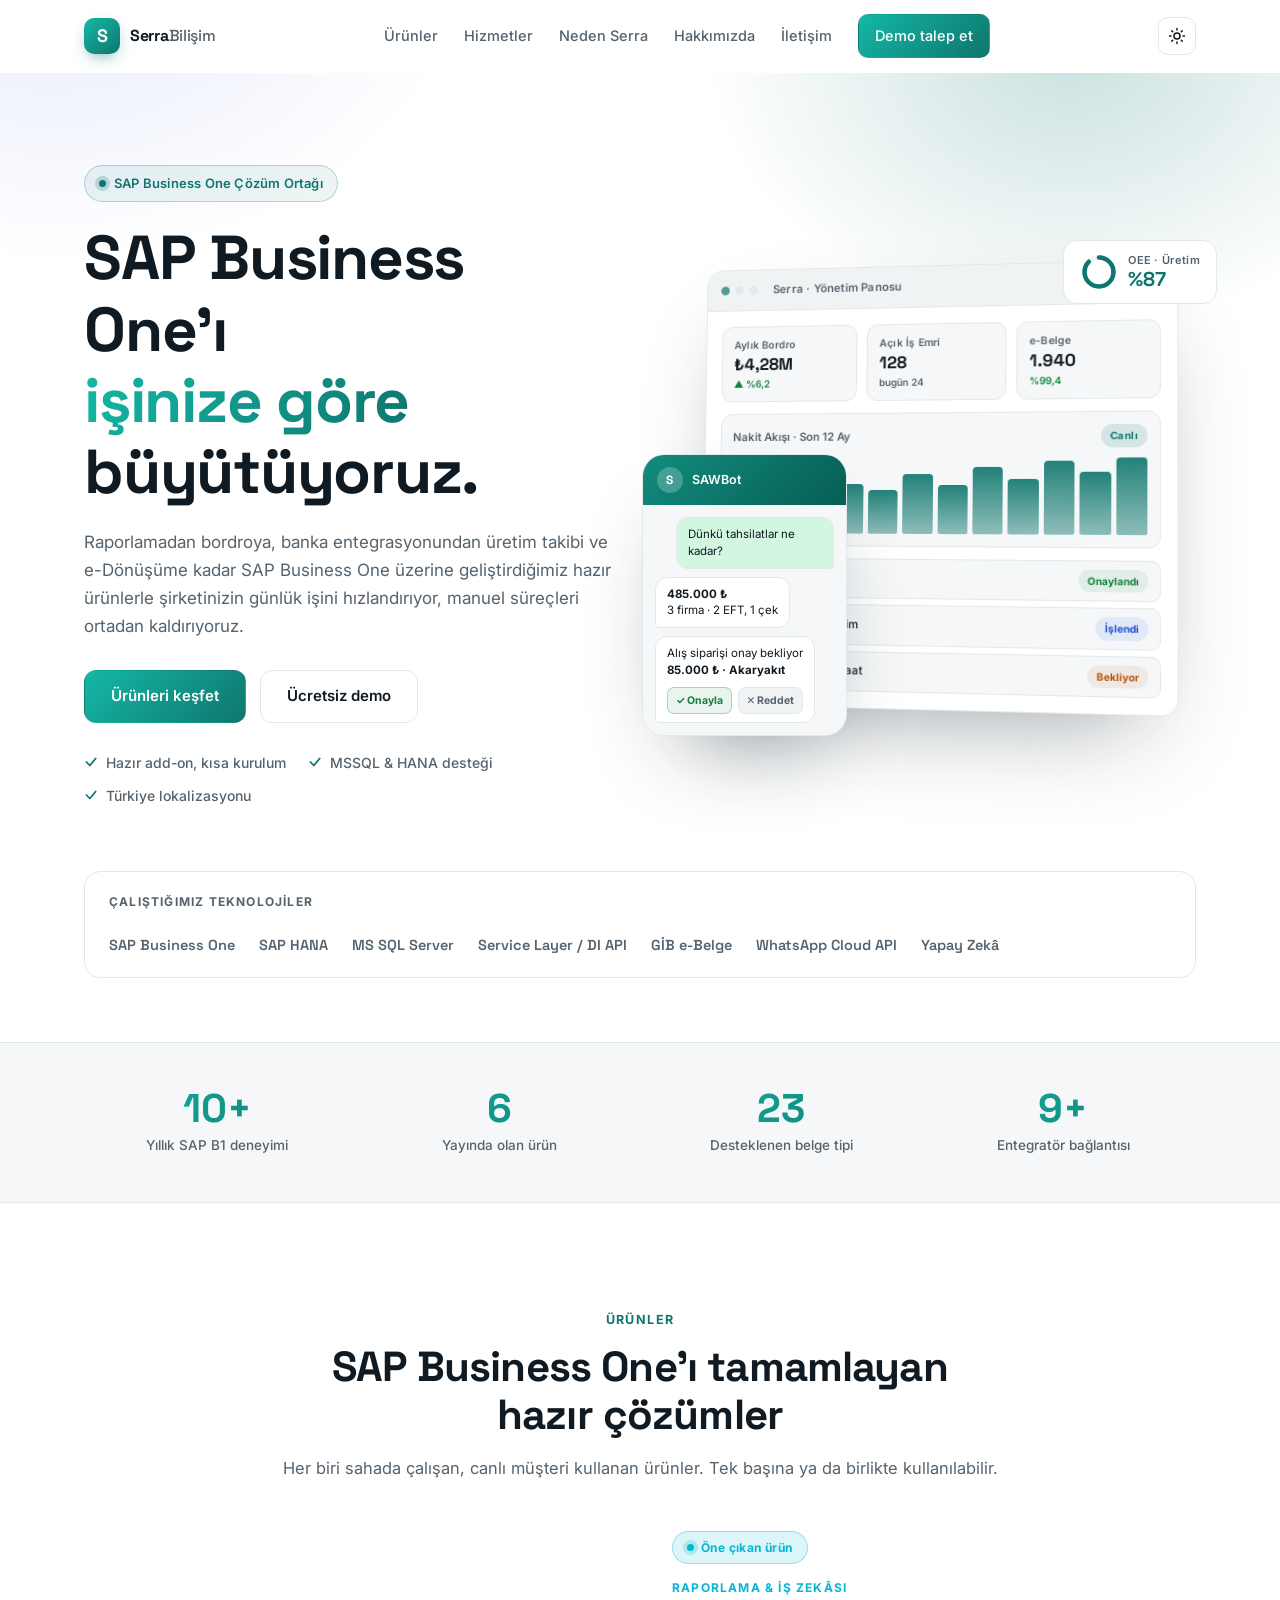
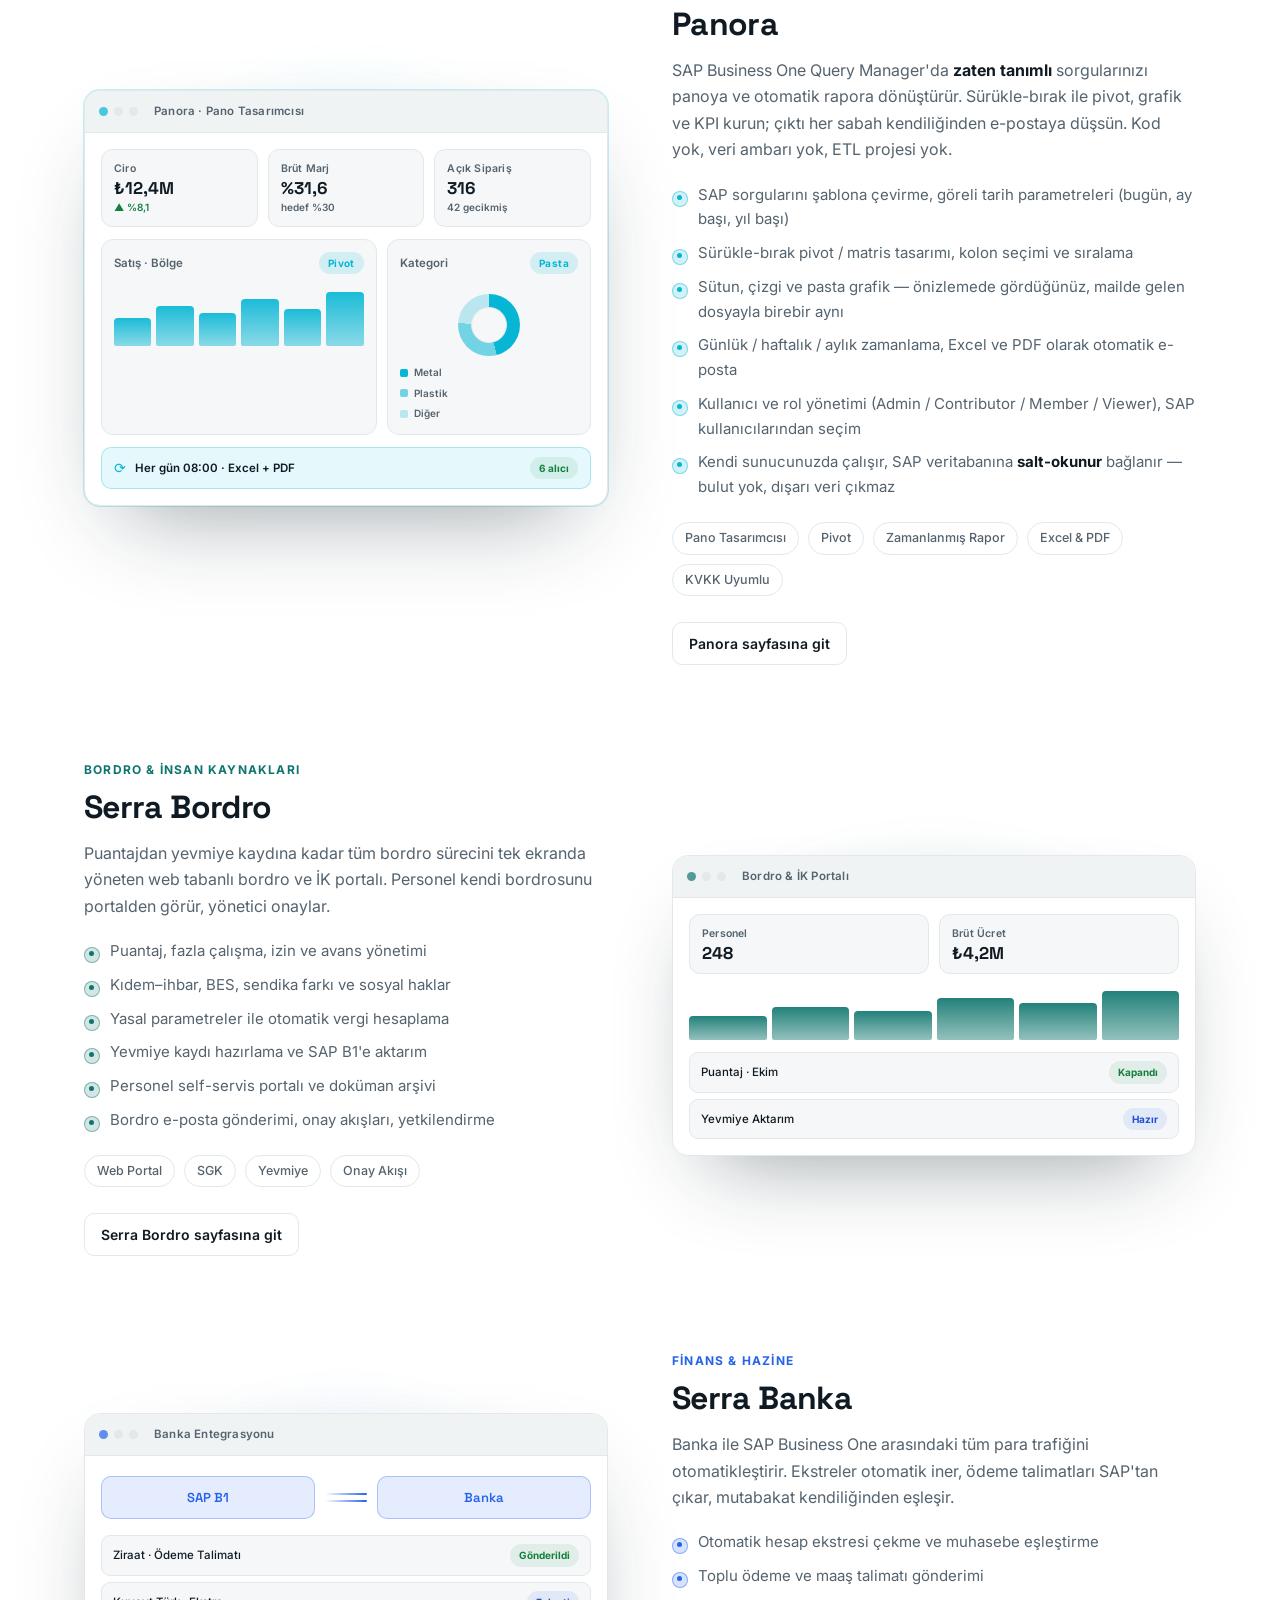
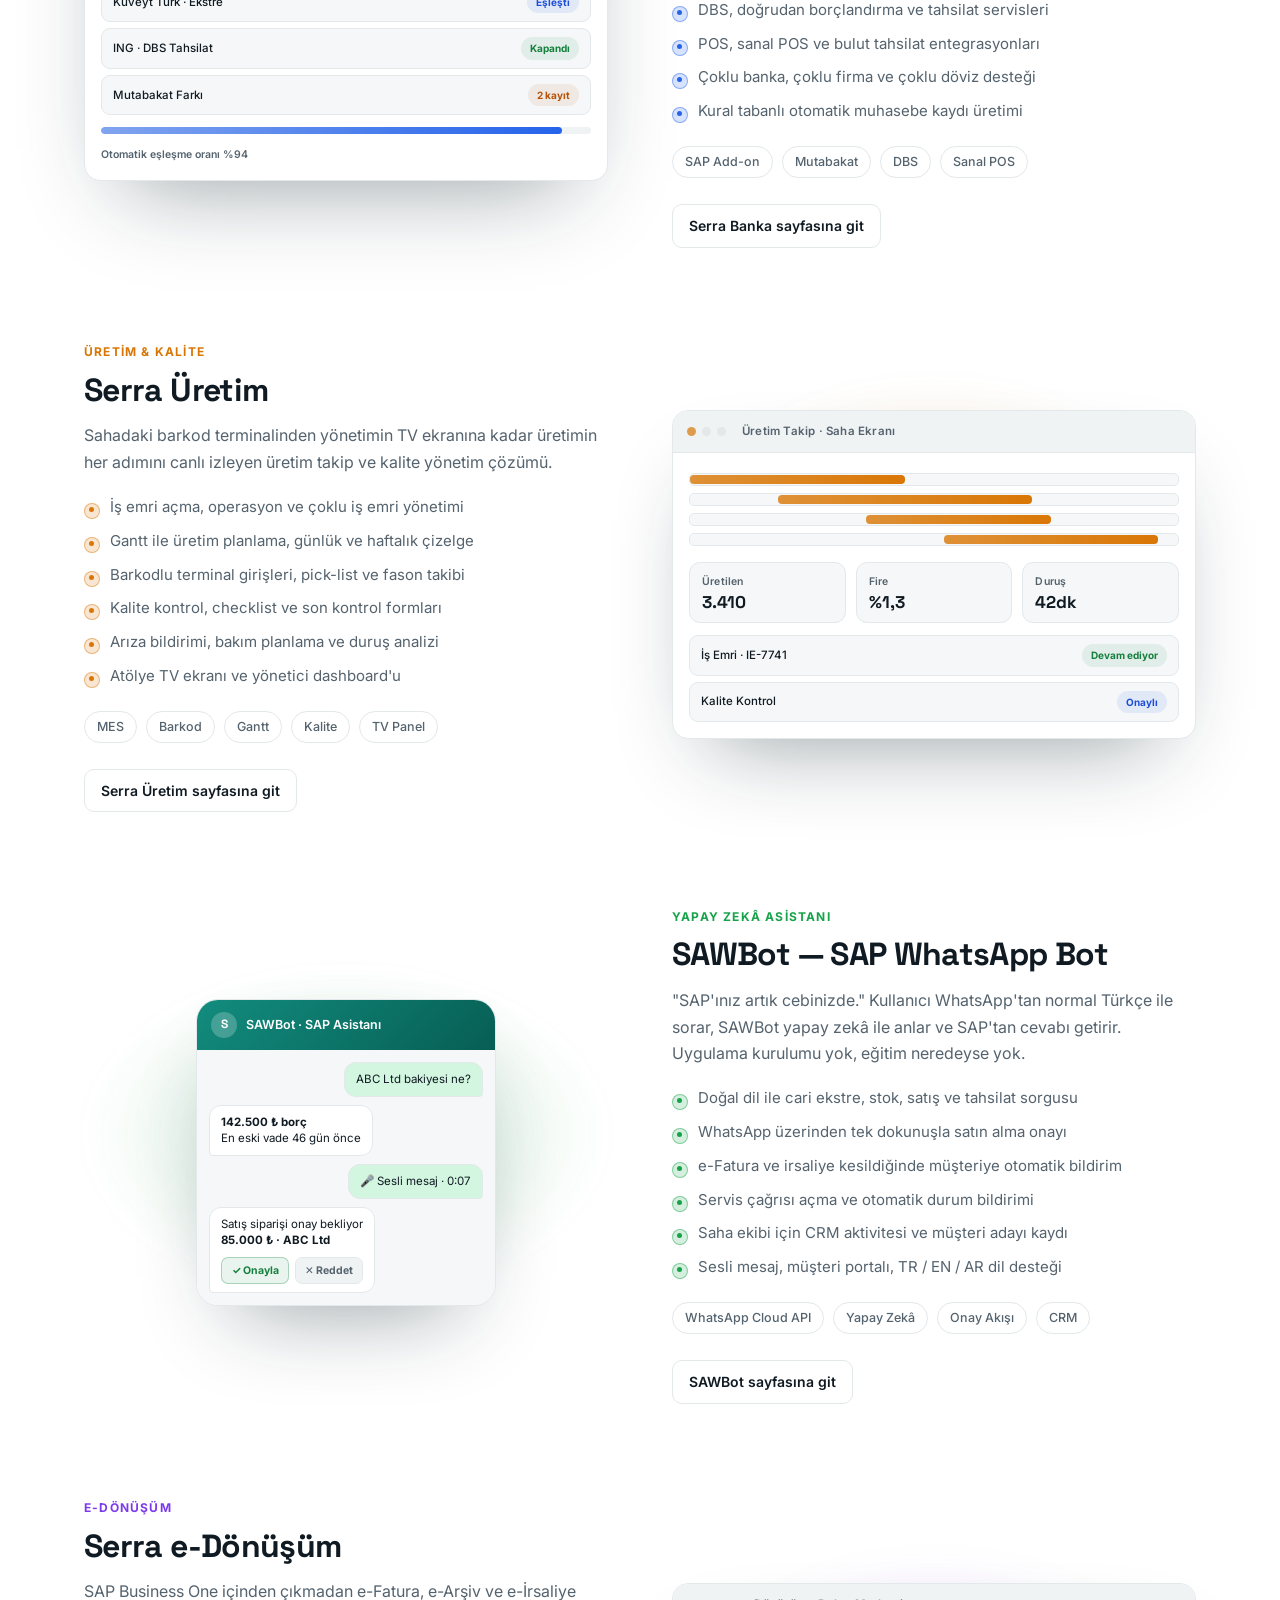
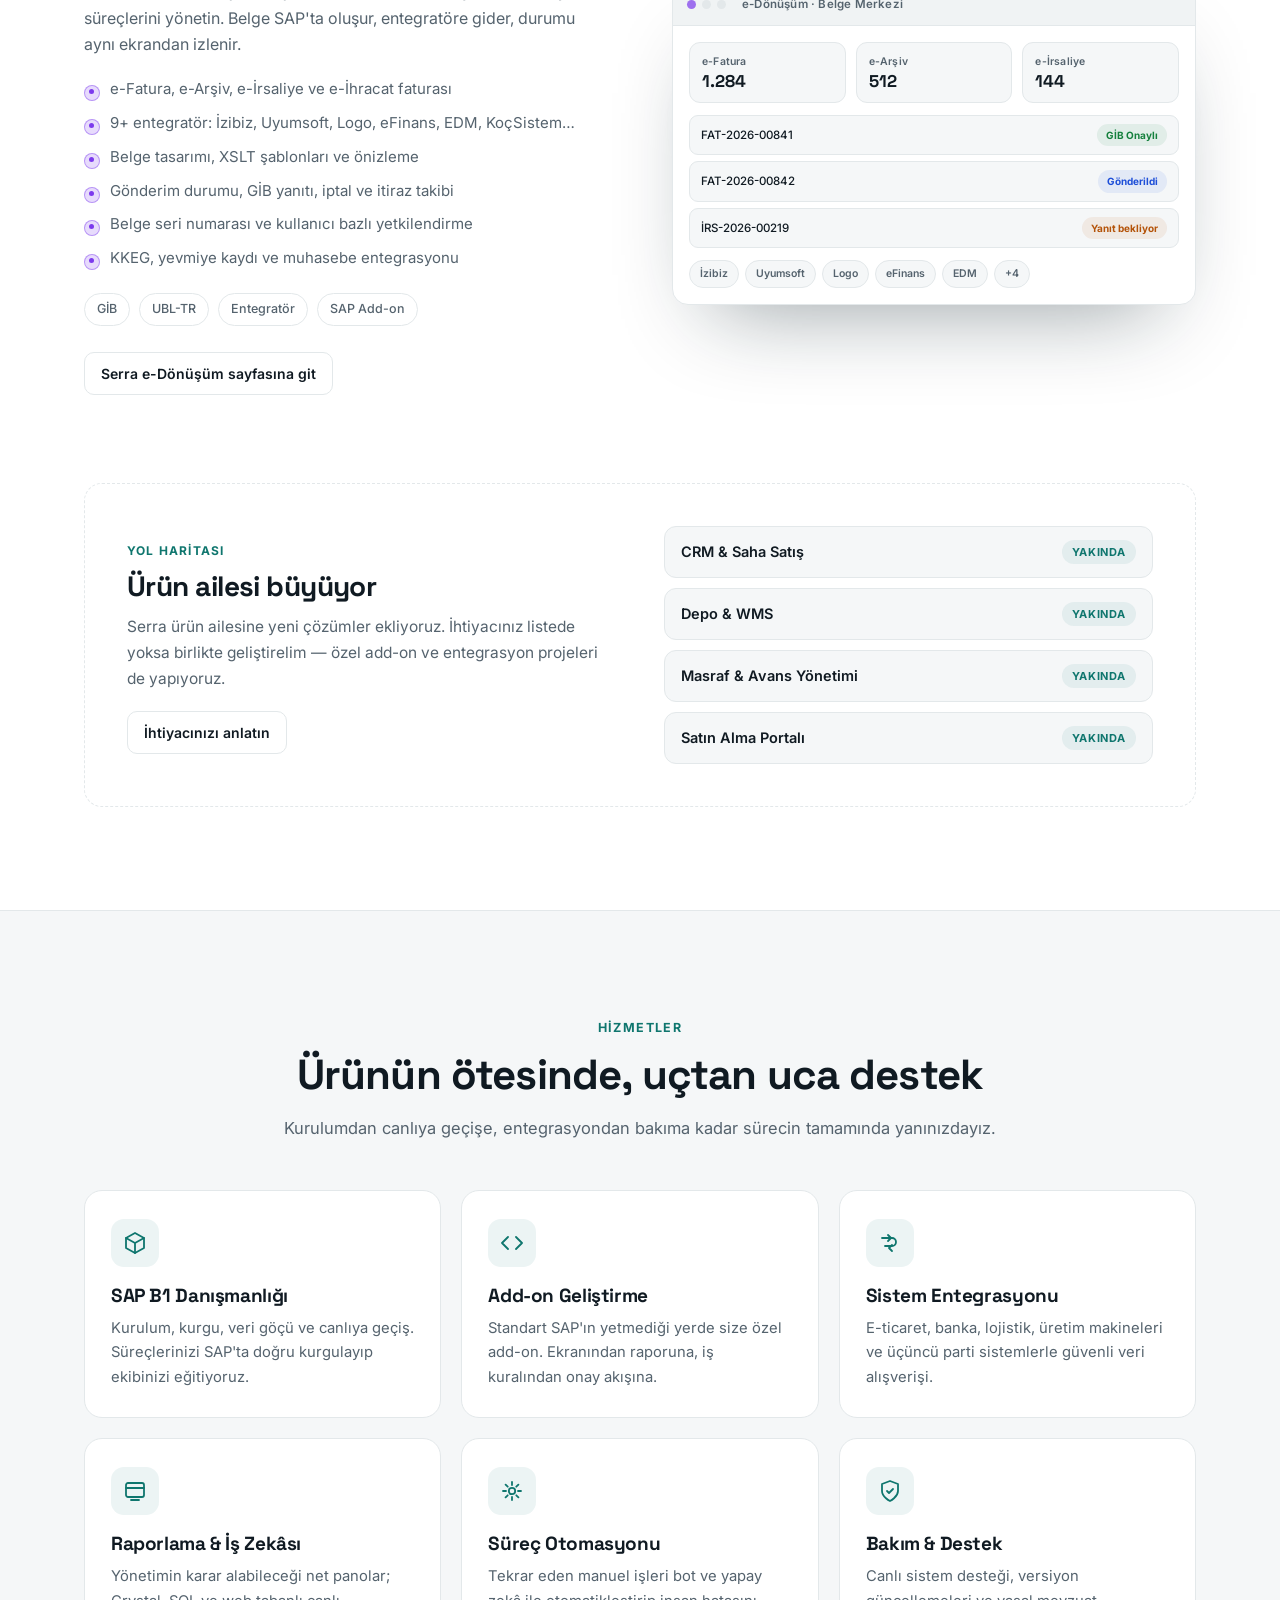
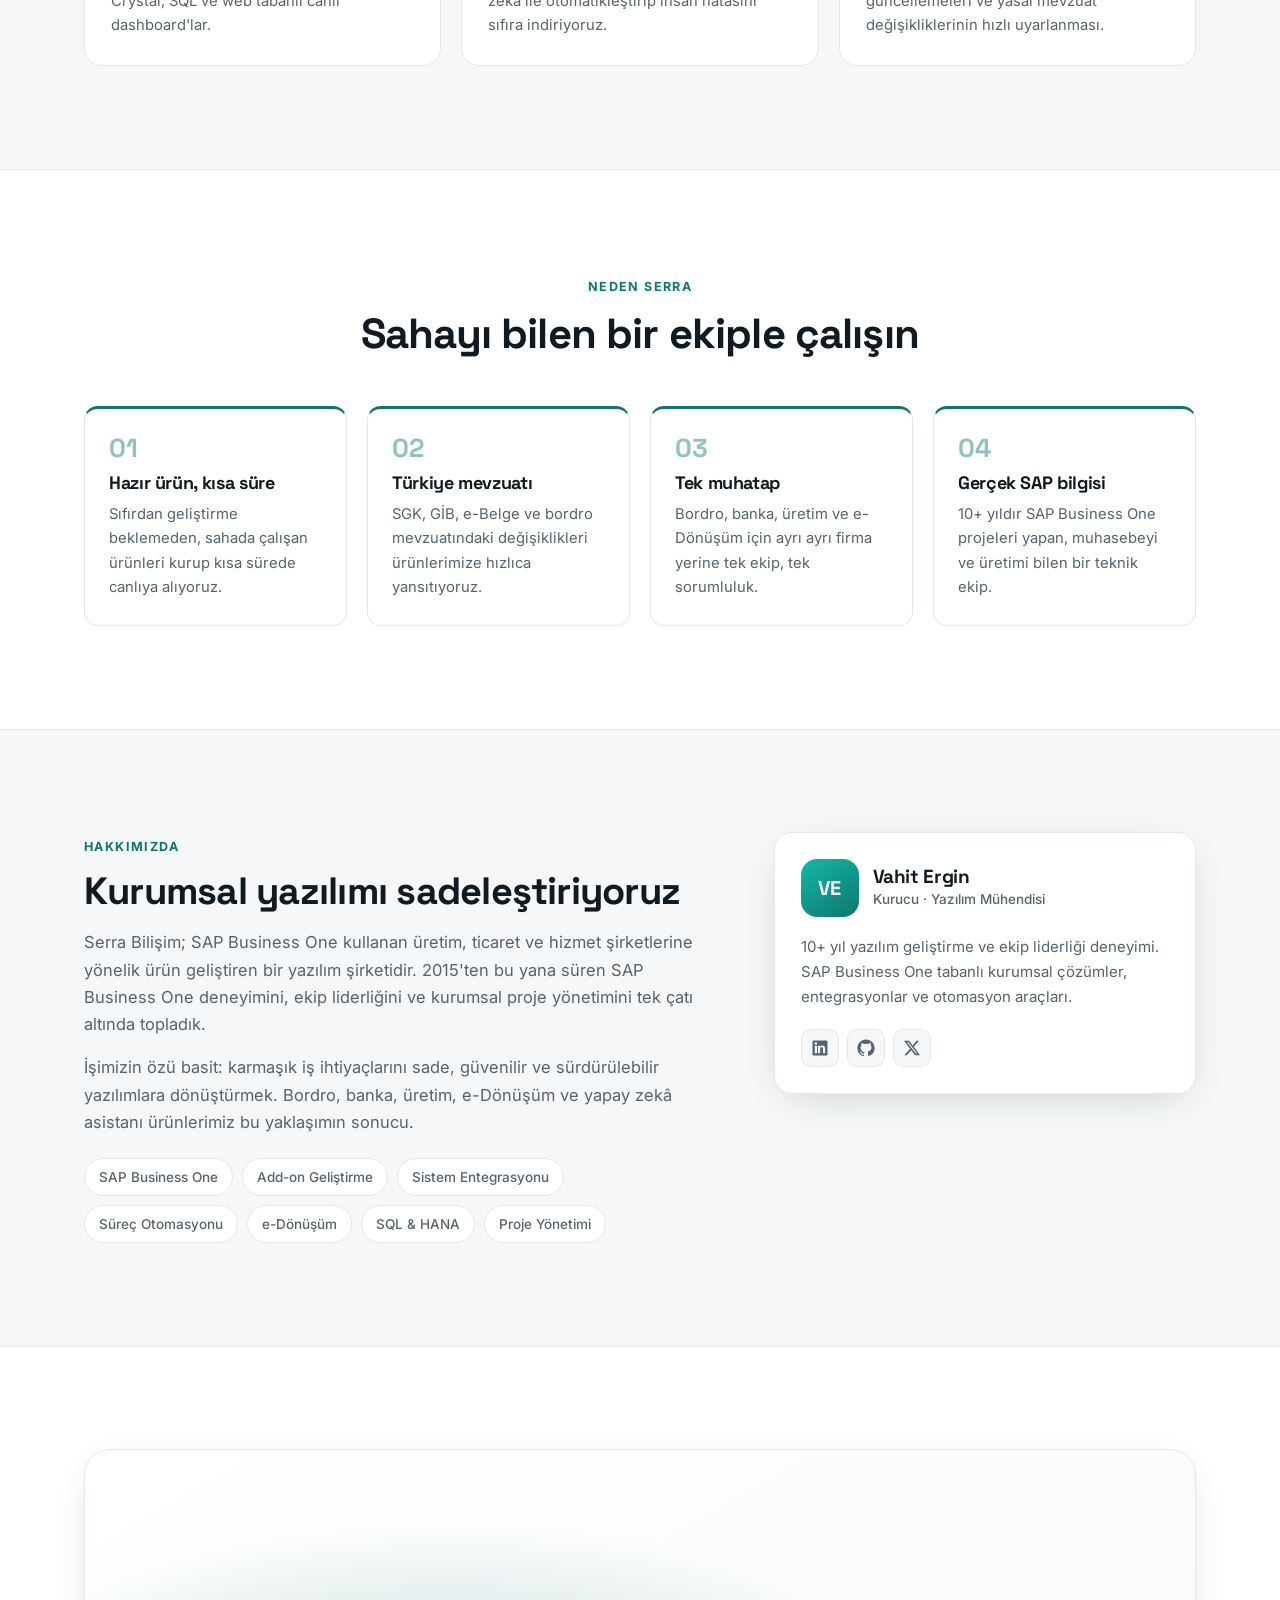
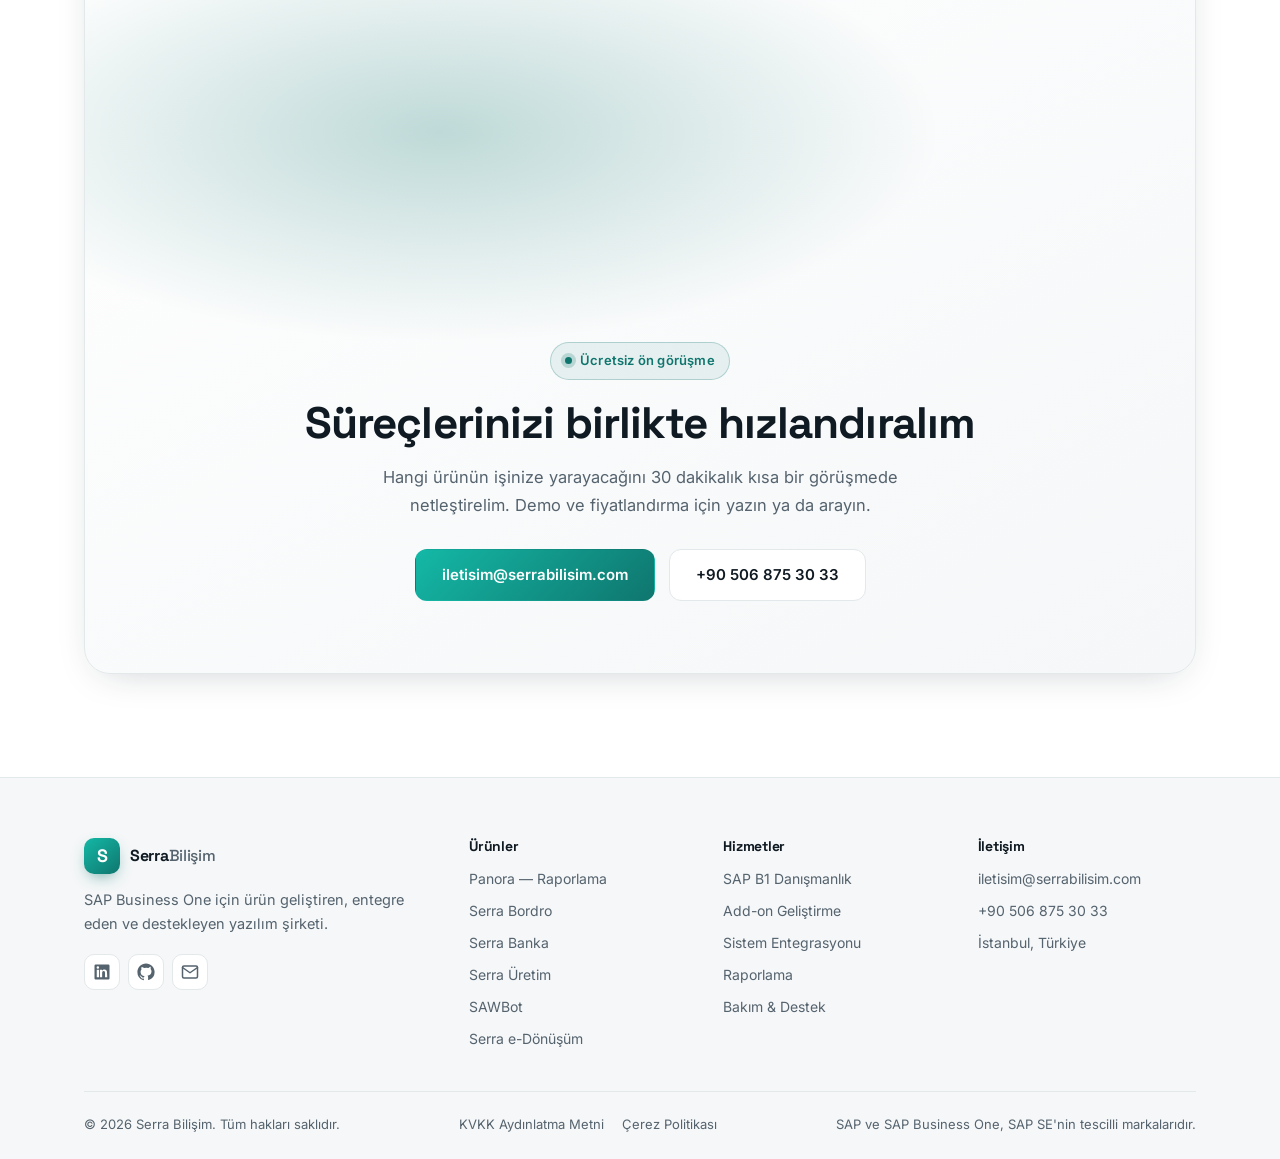
<file: index.html>
<!DOCTYPE html>
<html lang="tr">
<head>
  <meta charset="UTF-8" />
  <meta name="viewport" content="width=device-width, initial-scale=1.0" />
  <title>Serra Bilişim — SAP Business One Raporlama, Add-on ve e-Dönüşüm Çözümleri</title>
  <meta name="description" content="SAP Business One için Panora raporlama panosu, bordro, banka entegrasyonu, üretim takip, WhatsApp yapay zekâ asistanı ve e-Dönüşüm ürünleri. Kurumsal süreçlerinizi uçtan uca dijitalleştiriyoruz." />
  <meta name="author" content="Serra Bilişim" />
  <meta name="theme-color" content="#0f766e" />
  <link rel="canonical" href="https://serrabilisim.com/" />

  <!-- Open Graph -->
  <meta property="og:type" content="website" />
  <meta property="og:site_name" content="Serra Bilişim" />
  <meta property="og:locale" content="tr_TR" />
  <meta property="og:url" content="https://serrabilisim.com/" />
  <meta property="og:title" content="Serra Bilişim — SAP Business One Raporlama ve e-Dönüşüm Çözümleri" />
  <meta property="og:description" content="Panora raporlama, bordro, banka entegrasyonu, üretim takip, WhatsApp AI asistanı ve e-Dönüşüm. SAP Business One'ı işinize göre büyütün." />
  <meta name="twitter:card" content="summary_large_image" />

  <link rel="preconnect" href="https://fonts.googleapis.com" />
  <link rel="preconnect" href="https://fonts.gstatic.com" crossorigin />
  <link href="https://fonts.googleapis.com/css2?family=Inter:wght@400;500;600;700;800&family=Space+Grotesk:wght@500;600;700&display=swap" rel="stylesheet" />
  <link rel="stylesheet" href="styles.css" />
  <link rel="icon" href="data:image/svg+xml,<svg xmlns='http://www.w3.org/2000/svg' viewBox='0 0 100 100'><defs><linearGradient id='g' x1='0' y1='0' x2='1' y2='1'><stop offset='0' stop-color='%2314b8a6'/><stop offset='1' stop-color='%230f766e'/></linearGradient></defs><rect width='100' height='100' rx='24' fill='url(%23g)'/><text x='50' y='69' font-size='50' font-family='Arial' font-weight='bold' fill='white' text-anchor='middle'>S</text></svg>" />

  <script type="application/ld+json">
  {
    "@context": "https://schema.org",
    "@graph": [
      {
        "@type": "Organization",
        "@id": "https://serrabilisim.com/#org",
        "name": "Serra Bilişim",
        "alternateName": ["Serra Bilisim", "Serra Bilişim Yazılım"],
        "url": "https://serrabilisim.com/",
        "email": "iletisim@serrabilisim.com",
        "telephone": "+90 506 875 30 33",
        "address": { "@type": "PostalAddress", "addressLocality": "İstanbul", "addressCountry": "TR" },
        "areaServed": { "@type": "Country", "name": "Türkiye" },
        "knowsAbout": ["SAP Business One", "SAP B1 raporlama", "SAP add-on geliştirme", "e-Fatura", "e-Dönüşüm", "bordro yazılımı", "banka entegrasyonu", "üretim takip"],
        "description": "SAP Business One için Panora raporlama panosu, bordro, banka entegrasyonu, üretim takip, WhatsApp AI asistanı ve e-Dönüşüm ürünleri."
      },
      {
        "@type": "WebSite",
        "@id": "https://serrabilisim.com/#website",
        "url": "https://serrabilisim.com/",
        "name": "Serra Bilişim",
        "inLanguage": "tr-TR",
        "publisher": { "@id": "https://serrabilisim.com/#org" }
      },
      {
        "@type": "ItemList",
        "name": "Serra Bilişim ürünleri",
        "itemListElement": [
          { "@type": "ListItem", "position": 1, "item": { "@type": "SoftwareApplication", "name": "Panora", "url": "https://serrabilisim.com/urunler/panora/", "applicationCategory": "BusinessApplication", "operatingSystem": "Web", "description": "SAP Business One verisini tek ekranda toplayan raporlama ve iş zekâsı panosu.", "publisher": { "@id": "https://serrabilisim.com/#org" } } },
          { "@type": "ListItem", "position": 2, "item": { "@type": "SoftwareApplication", "name": "Serra Bordro", "url": "https://serrabilisim.com/urunler/serra-bordro/", "applicationCategory": "BusinessApplication", "operatingSystem": "Web", "description": "SAP Business One ile entegre çalışan, Türkiye mevzuatına uyumlu bordro çözümü.", "publisher": { "@id": "https://serrabilisim.com/#org" } } },
          { "@type": "ListItem", "position": 3, "item": { "@type": "SoftwareApplication", "name": "Serra Banka", "url": "https://serrabilisim.com/urunler/serra-banka/", "applicationCategory": "BusinessApplication", "operatingSystem": "Web", "description": "Banka ekstrelerini SAP Business One'a otomatik aktaran banka entegrasyon çözümü.", "publisher": { "@id": "https://serrabilisim.com/#org" } } },
          { "@type": "ListItem", "position": 4, "item": { "@type": "SoftwareApplication", "name": "Serra Üretim", "url": "https://serrabilisim.com/urunler/serra-uretim/", "applicationCategory": "BusinessApplication", "operatingSystem": "Web", "description": "SAP Business One için saha odaklı üretim takip ve terminal çözümü.", "publisher": { "@id": "https://serrabilisim.com/#org" } } },
          { "@type": "ListItem", "position": 5, "item": { "@type": "SoftwareApplication", "name": "SAWBot", "url": "https://serrabilisim.com/urunler/sawbot/", "applicationCategory": "BusinessApplication", "operatingSystem": "Web", "description": "SAP Business One verisini WhatsApp üzerinden sorgulayan yapay zekâ asistanı.", "publisher": { "@id": "https://serrabilisim.com/#org" } } },
          { "@type": "ListItem", "position": 6, "item": { "@type": "SoftwareApplication", "name": "Serra e-Dönüşüm", "url": "https://serrabilisim.com/urunler/serra-e-donusum/", "applicationCategory": "BusinessApplication", "operatingSystem": "Web", "description": "SAP Business One için e-Fatura, e-Arşiv, e-İrsaliye ve e-Defter entegrasyonu.", "publisher": { "@id": "https://serrabilisim.com/#org" } } }
        ]
      }
    ]
  }
  </script>

</head>
<body>
  <a class="skip" href="#urunler">İçeriğe geç</a>

  <!-- ===== NAV ===== -->
  <header class="nav" id="nav">
    <div class="container nav__inner">
      <a href="#top" class="nav__brand">
        <span class="nav__mark">S</span>
        <span class="nav__name">Serra<span>Bilişim</span></span>
      </a>

      <nav class="nav__links" id="navLinks">
        <a href="#urunler">Ürünler</a>
        <a href="#hizmetler">Hizmetler</a>
        <a href="#neden">Neden Serra</a>
        <a href="#hakkimizda">Hakkımızda</a>
        <a href="#iletisim">İletişim</a>
        <a class="btn btn--primary btn--sm nav__cta" href="#iletisim">Demo talep et</a>
      </nav>

      <div class="nav__tools">
        <button class="theme-toggle" id="themeToggle" aria-label="Temayı değiştir">
          <svg class="theme-toggle__sun" width="18" height="18" viewBox="0 0 24 24" fill="none" stroke="currentColor" stroke-width="2" stroke-linecap="round"><circle cx="12" cy="12" r="4"/><path d="M12 2v2M12 20v2M4.9 4.9l1.4 1.4M17.7 17.7l1.4 1.4M2 12h2M20 12h2M4.9 19.1l1.4-1.4M17.7 6.3l1.4-1.4"/></svg>
          <svg class="theme-toggle__moon" width="18" height="18" viewBox="0 0 24 24" fill="none" stroke="currentColor" stroke-width="2" stroke-linecap="round" stroke-linejoin="round"><path d="M21 12.8A9 9 0 1 1 11.2 3a7 7 0 0 0 9.8 9.8z"/></svg>
        </button>
        <button class="burger" id="burger" aria-label="Menü" aria-expanded="false">
          <span></span><span></span><span></span>
        </button>
      </div>
    </div>
  </header>

  <main id="top">
    <!-- ===== HERO ===== -->
    <section class="hero">
      <div class="hero__glow" aria-hidden="true"></div>
      <div class="container hero__inner">
        <div class="hero__text reveal">
          <span class="badge"><span class="badge__dot"></span> SAP Business One Çözüm Ortağı</span>
          <h1 class="hero__title">SAP Business One'ı<br /><em>işinize göre</em> büyütüyoruz.</h1>
          <p class="hero__lead">
            Raporlamadan bordroya, banka entegrasyonundan üretim takibi ve e-Dönüşüme kadar
            SAP Business One üzerine geliştirdiğimiz hazır ürünlerle şirketinizin
            günlük işini hızlandırıyor, manuel süreçleri ortadan kaldırıyoruz.
          </p>
          <div class="hero__actions">
            <a class="btn btn--primary" href="#urunler">Ürünleri keşfet</a>
            <a class="btn btn--ghost" href="#iletisim">Ücretsiz demo</a>
          </div>
          <ul class="hero__points">
            <li><svg viewBox="0 0 24 24" fill="none" stroke="currentColor" stroke-width="3" stroke-linecap="round" stroke-linejoin="round"><path d="m4 12 6 6L20 6"/></svg> Hazır add-on, kısa kurulum</li>
            <li><svg viewBox="0 0 24 24" fill="none" stroke="currentColor" stroke-width="3" stroke-linecap="round" stroke-linejoin="round"><path d="m4 12 6 6L20 6"/></svg> MSSQL &amp; HANA desteği</li>
            <li><svg viewBox="0 0 24 24" fill="none" stroke="currentColor" stroke-width="3" stroke-linecap="round" stroke-linejoin="round"><path d="m4 12 6 6L20 6"/></svg> Türkiye lokalizasyonu</li>
          </ul>
        </div>

        <!-- Hero görseli: ürün arayüzü kompozisyonu -->
        <div class="hero__visual reveal" aria-hidden="true">
          <div class="mock mock--tilt" style="--p:#0f766e">
            <div class="mock__bar"><i></i><i></i><i></i><span>Serra · Yönetim Panosu</span></div>
            <div class="mock__body">
              <div class="kpis kpis--3">
                <div class="kpi"><span class="kpi__l">Aylık Bordro</span><strong class="kpi__v">₺4,28M</strong><span class="kpi__d kpi__d--up">▲ %6,2</span></div>
                <div class="kpi"><span class="kpi__l">Açık İş Emri</span><strong class="kpi__v">128</strong><span class="kpi__d">bugün 24</span></div>
                <div class="kpi"><span class="kpi__l">e-Belge</span><strong class="kpi__v">1.940</strong><span class="kpi__d kpi__d--up">%99,4</span></div>
              </div>
              <div class="panel">
                <div class="panel__head"><span>Nakit Akışı · Son 12 Ay</span><span class="chip">Canlı</span></div>
                <div class="bars">
                  <i style="--h:38%"></i><i style="--h:52%"></i><i style="--h:44%"></i><i style="--h:66%"></i>
                  <i style="--h:58%"></i><i style="--h:78%"></i><i style="--h:64%"></i><i style="--h:88%"></i>
                  <i style="--h:72%"></i><i style="--h:95%"></i><i style="--h:81%"></i><i style="--h:100%"></i>
                </div>
              </div>
              <div class="rows">
                <div class="row"><span class="row__t">Alış Siparişi · A-2291</span><span class="pill pill--ok">Onaylandı</span></div>
                <div class="row"><span class="row__t">e-Fatura · GİB Gönderim</span><span class="pill pill--info">İşlendi</span></div>
                <div class="row"><span class="row__t">Banka Mutabakat · Ziraat</span><span class="pill pill--warn">Bekliyor</span></div>
              </div>
            </div>
          </div>

          <!-- Yüzen telefon: WhatsApp bot -->
          <div class="phone float-a">
            <div class="phone__top"><span class="phone__av">S</span><span class="phone__name">SAWBot</span></div>
            <div class="chat">
              <div class="bub bub--out">Dünkü tahsilatlar ne kadar?</div>
              <div class="bub bub--in"><b>485.000 ₺</b><br />3 firma · 2 EFT, 1 çek</div>
              <div class="bub bub--in bub--card">
                Alış siparişi onay bekliyor<br /><b>85.000 ₺ · Akaryakıt</b>
                <span class="bub__btns"><span class="bub__btn bub__btn--ok">✓ Onayla</span><span class="bub__btn">✕ Reddet</span></span>
              </div>
            </div>
          </div>

          <!-- Yüzen mini kart -->
          <div class="minicard float-b">
            <svg viewBox="0 0 42 42" class="donut"><circle class="donut__bg" cx="21" cy="21" r="16"/><circle class="donut__fg" cx="21" cy="21" r="16" style="--pct:87"/></svg>
            <span class="minicard__t"><span class="minicard__l">OEE · Üretim</span><strong class="minicard__v">%87</strong></span>
          </div>
        </div>
      </div>

      <!-- Güven şeridi -->
      <div class="container">
        <div class="trust reveal">
          <span class="trust__label">Çalıştığımız teknolojiler</span>
          <ul class="trust__list">
            <li>SAP Business One</li><li>SAP HANA</li><li>MS SQL Server</li>
            <li>Service Layer / DI API</li><li>GİB e-Belge</li><li>WhatsApp Cloud API</li><li>Yapay Zekâ</li>
          </ul>
        </div>
      </div>
    </section>

    <!-- ===== METRİKLER ===== -->
    <section class="section section--tight section--alt">
      <div class="container">
        <ul class="metrics reveal">
          <li><strong data-count="10" data-suffix="+">10+</strong><span>Yıllık SAP B1 deneyimi</span></li>
          <li><strong data-count="6" data-suffix="">6</strong><span>Yayında olan ürün</span></li>
          <li><strong data-count="23" data-suffix="">23</strong><span>Desteklenen belge tipi</span></li>
          <li><strong data-count="9" data-suffix="+">9+</strong><span>Entegratör bağlantısı</span></li>
        </ul>
      </div>
    </section>

    <!-- ===== ÜRÜNLER ===== -->
    <section id="urunler" class="section">
      <div class="container">
        <div class="section__head section__head--center reveal">
          <span class="section__tag">Ürünler</span>
          <h2>SAP Business One'ı tamamlayan hazır çözümler</h2>
          <p class="section__sub">Her biri sahada çalışan, canlı müşteri kullanan ürünler. Tek başına ya da birlikte kullanılabilir.</p>
        </div>

        <div class="products">
          <!-- PANORA -->
          <article class="pcard pcard--feature reveal" style="--p:#06b6d4">
            <div class="pcard__visual">
              <div class="mock mock--mini">
                <div class="mock__bar"><i></i><i></i><i></i><span>Panora · Pano Tasarımcısı</span></div>
                <div class="mock__body">
                  <div class="kpis kpis--3">
                    <div class="kpi"><span class="kpi__l">Ciro</span><strong class="kpi__v">₺12,4M</strong><span class="kpi__d kpi__d--up">▲ %8,1</span></div>
                    <div class="kpi"><span class="kpi__l">Brüt Marj</span><strong class="kpi__v">%31,6</strong><span class="kpi__d">hedef %30</span></div>
                    <div class="kpi"><span class="kpi__l">Açık Sipariş</span><strong class="kpi__v">316</strong><span class="kpi__d">42 gecikmiş</span></div>
                  </div>
                  <div class="split">
                    <div class="panel">
                      <div class="panel__head"><span>Satış · Bölge</span><span class="chip">Pivot</span></div>
                      <div class="bars bars--sm">
                        <i style="--h:52%"></i><i style="--h:74%"></i><i style="--h:61%"></i>
                        <i style="--h:88%"></i><i style="--h:70%"></i><i style="--h:100%"></i>
                      </div>
                    </div>
                    <div class="panel">
                      <div class="panel__head"><span>Kategori</span><span class="chip">Pasta</span></div>
                      <div class="pie"><span></span></div>
                      <div class="legend">
                        <span><i style="--c:var(--p)"></i>Metal</span>
                        <span><i style="--c:color-mix(in srgb, var(--p) 55%, transparent)"></i>Plastik</span>
                        <span><i style="--c:color-mix(in srgb, var(--p) 25%, transparent)"></i>Diğer</span>
                      </div>
                    </div>
                  </div>
                  <div class="sched">
                    <span class="sched__i">⟳</span>
                    <span class="sched__t">Her gün 08:00 · Excel + PDF</span>
                    <span class="pill pill--ok">6 alıcı</span>
                  </div>
                </div>
              </div>
            </div>
            <div class="pcard__body">
              <span class="pcard__flag">Öne çıkan ürün</span>
              <span class="pcard__kicker">Raporlama &amp; İş Zekâsı</span>
              <h3>Panora</h3>
              <p>SAP Business One Query Manager'da <strong>zaten tanımlı</strong> sorgularınızı panoya ve otomatik rapora dönüştürür. Sürükle-bırak ile pivot, grafik ve KPI kurun; çıktı her sabah kendiliğinden e-postaya düşsün. Kod yok, veri ambarı yok, ETL projesi yok.</p>
              <ul class="pcard__feats">
                <li>SAP sorgularını şablona çevirme, göreli tarih parametreleri (bugün, ay başı, yıl başı)</li>
                <li>Sürükle-bırak pivot / matris tasarımı, kolon seçimi ve sıralama</li>
                <li>Sütun, çizgi ve pasta grafik — önizlemede gördüğünüz, mailde gelen dosyayla birebir aynı</li>
                <li>Günlük / haftalık / aylık zamanlama, Excel ve PDF olarak otomatik e-posta</li>
                <li>Kullanıcı ve rol yönetimi (Admin / Contributor / Member / Viewer), SAP kullanıcılarından seçim</li>
                <li>Kendi sunucunuzda çalışır, SAP veritabanına <strong>salt-okunur</strong> bağlanır — bulut yok, dışarı veri çıkmaz</li>
              </ul>
              <div class="tags tags--sm">
                <span>Pano Tasarımcısı</span><span>Pivot</span><span>Zamanlanmış Rapor</span><span>Excel &amp; PDF</span><span>KVKK Uyumlu</span>
              </div>
              <div class="pcard__cta">
                <a class="btn btn--ghost btn--sm" href="urunler/panora/">Panora sayfasına git</a>
              </div>
            </div>
          </article>

          <!-- BORDRO -->
          <article class="pcard pcard--rev reveal" style="--p:#0f766e">
            <div class="pcard__visual">
              <div class="mock mock--mini">
                <div class="mock__bar"><i></i><i></i><i></i><span>Bordro &amp; İK Portalı</span></div>
                <div class="mock__body">
                  <div class="kpis kpis--2">
                    <div class="kpi"><span class="kpi__l">Personel</span><strong class="kpi__v">248</strong></div>
                    <div class="kpi"><span class="kpi__l">Brüt Ücret</span><strong class="kpi__v">₺4,2M</strong></div>
                  </div>
                  <div class="bars bars--sm">
                    <i style="--h:46%"></i><i style="--h:62%"></i><i style="--h:54%"></i><i style="--h:78%"></i><i style="--h:70%"></i><i style="--h:92%"></i>
                  </div>
                  <div class="rows">
                    <div class="row"><span class="row__t">Puantaj · Ekim</span><span class="pill pill--ok">Kapandı</span></div>
                    <div class="row"><span class="row__t">Yevmiye Aktarım</span><span class="pill pill--info">Hazır</span></div>
                  </div>
                </div>
              </div>
            </div>
            <div class="pcard__body">
              <span class="pcard__kicker">Bordro &amp; İnsan Kaynakları</span>
              <h3>Serra Bordro</h3>
              <p>Puantajdan yevmiye kaydına kadar tüm bordro sürecini tek ekranda yöneten web tabanlı bordro ve İK portalı. Personel kendi bordrosunu portalden görür, yönetici onaylar.</p>
              <ul class="pcard__feats">
                <li>Puantaj, fazla çalışma, izin ve avans yönetimi</li>
                <li>Kıdem–ihbar, BES, sendika farkı ve sosyal haklar</li>
                <li>Yasal parametreler ile otomatik vergi hesaplama</li>
                <li>Yevmiye kaydı hazırlama ve SAP B1'e aktarım</li>
                <li>Personel self-servis portalı ve doküman arşivi</li>
                <li>Bordro e-posta gönderimi, onay akışları, yetkilendirme</li>
              </ul>
              <div class="tags tags--sm">
                <span>Web Portal</span><span>SGK</span><span>Yevmiye</span><span>Onay Akışı</span>
              </div>
              <div class="pcard__cta">
                <a class="btn btn--ghost btn--sm" href="urunler/serra-bordro/">Serra Bordro sayfasına git</a>
              </div>
            </div>
          </article>

          <!-- BANKA -->
          <article class="pcard reveal" style="--p:#2563eb">
            <div class="pcard__visual">
              <div class="mock mock--mini">
                <div class="mock__bar"><i></i><i></i><i></i><span>Banka Entegrasyonu</span></div>
                <div class="mock__body">
                  <div class="flow">
                    <span class="flow__n">SAP B1</span>
                    <span class="flow__arrow"><em></em><em></em></span>
                    <span class="flow__n">Banka</span>
                  </div>
                  <div class="rows">
                    <div class="row"><span class="row__t">Ziraat · Ödeme Talimatı</span><span class="pill pill--ok">Gönderildi</span></div>
                    <div class="row"><span class="row__t">Kuveyt Türk · Ekstre</span><span class="pill pill--info">Eşleşti</span></div>
                    <div class="row"><span class="row__t">ING · DBS Tahsilat</span><span class="pill pill--ok">Kapandı</span></div>
                    <div class="row"><span class="row__t">Mutabakat Farkı</span><span class="pill pill--warn">2 kayıt</span></div>
                  </div>
                  <div class="meter"><span style="--w:94%"></span></div>
                  <span class="meter__l">Otomatik eşleşme oranı %94</span>
                </div>
              </div>
            </div>
            <div class="pcard__body">
              <span class="pcard__kicker">Finans &amp; Hazine</span>
              <h3>Serra Banka</h3>
              <p>Banka ile SAP Business One arasındaki tüm para trafiğini otomatikleştirir. Ekstreler otomatik iner, ödeme talimatları SAP'tan çıkar, mutabakat kendiliğinden eşleşir.</p>
              <ul class="pcard__feats">
                <li>Otomatik hesap ekstresi çekme ve muhasebe eşleştirme</li>
                <li>Toplu ödeme ve maaş talimatı gönderimi</li>
                <li>DBS, doğrudan borçlandırma ve tahsilat servisleri</li>
                <li>POS, sanal POS ve bulut tahsilat entegrasyonları</li>
                <li>Çoklu banka, çoklu firma ve çoklu döviz desteği</li>
                <li>Kural tabanlı otomatik muhasebe kaydı üretimi</li>
              </ul>
              <div class="tags tags--sm">
                <span>SAP Add-on</span><span>Mutabakat</span><span>DBS</span><span>Sanal POS</span>
              </div>
              <div class="pcard__cta">
                <a class="btn btn--ghost btn--sm" href="urunler/serra-banka/">Serra Banka sayfasına git</a>
              </div>
            </div>
          </article>

          <!-- ÜRETİM -->
          <article class="pcard pcard--rev reveal" style="--p:#d97706">
            <div class="pcard__visual">
              <div class="mock mock--mini">
                <div class="mock__bar"><i></i><i></i><i></i><span>Üretim Takip · Saha Ekranı</span></div>
                <div class="mock__body">
                  <div class="gantt">
                    <span class="gantt__row"><em style="--s:0%;--w:44%"></em></span>
                    <span class="gantt__row"><em style="--s:18%;--w:52%"></em></span>
                    <span class="gantt__row"><em style="--s:36%;--w:38%"></em></span>
                    <span class="gantt__row"><em style="--s:52%;--w:44%"></em></span>
                  </div>
                  <div class="kpis kpis--3">
                    <div class="kpi"><span class="kpi__l">Üretilen</span><strong class="kpi__v">3.410</strong></div>
                    <div class="kpi"><span class="kpi__l">Fire</span><strong class="kpi__v">%1,3</strong></div>
                    <div class="kpi"><span class="kpi__l">Duruş</span><strong class="kpi__v">42dk</strong></div>
                  </div>
                  <div class="rows">
                    <div class="row"><span class="row__t">İş Emri · IE-7741</span><span class="pill pill--ok">Devam ediyor</span></div>
                    <div class="row"><span class="row__t">Kalite Kontrol</span><span class="pill pill--info">Onaylı</span></div>
                  </div>
                </div>
              </div>
            </div>
            <div class="pcard__body">
              <span class="pcard__kicker">Üretim &amp; Kalite</span>
              <h3>Serra Üretim</h3>
              <p>Sahadaki barkod terminalinden yönetimin TV ekranına kadar üretimin her adımını canlı izleyen üretim takip ve kalite yönetim çözümü.</p>
              <ul class="pcard__feats">
                <li>İş emri açma, operasyon ve çoklu iş emri yönetimi</li>
                <li>Gantt ile üretim planlama, günlük ve haftalık çizelge</li>
                <li>Barkodlu terminal girişleri, pick-list ve fason takibi</li>
                <li>Kalite kontrol, checklist ve son kontrol formları</li>
                <li>Arıza bildirimi, bakım planlama ve duruş analizi</li>
                <li>Atölye TV ekranı ve yönetici dashboard'u</li>
              </ul>
              <div class="tags tags--sm">
                <span>MES</span><span>Barkod</span><span>Gantt</span><span>Kalite</span><span>TV Panel</span>
              </div>
              <div class="pcard__cta">
                <a class="btn btn--ghost btn--sm" href="urunler/serra-uretim/">Serra Üretim sayfasına git</a>
              </div>
            </div>
          </article>

          <!-- SAWBOT -->
          <article class="pcard reveal" style="--p:#16a34a">
            <div class="pcard__visual">
              <div class="phone phone--static">
                <div class="phone__top"><span class="phone__av">S</span><span class="phone__name">SAWBot · SAP Asistanı</span></div>
                <div class="chat">
                  <div class="bub bub--out">ABC Ltd bakiyesi ne?</div>
                  <div class="bub bub--in"><b>142.500 ₺ borç</b><br />En eski vade 46 gün önce</div>
                  <div class="bub bub--out">🎤 Sesli mesaj · 0:07</div>
                  <div class="bub bub--in bub--card">
                    Satış siparişi onay bekliyor<br /><b>85.000 ₺ · ABC Ltd</b>
                    <span class="bub__btns"><span class="bub__btn bub__btn--ok">✓ Onayla</span><span class="bub__btn">✕ Reddet</span></span>
                  </div>
                </div>
              </div>
            </div>
            <div class="pcard__body">
              <span class="pcard__kicker">Yapay Zekâ Asistanı</span>
              <h3>SAWBot — SAP WhatsApp Bot</h3>
              <p>"SAP'ınız artık cebinizde." Kullanıcı WhatsApp'tan normal Türkçe ile sorar, SAWBot yapay zekâ ile anlar ve SAP'tan cevabı getirir. Uygulama kurulumu yok, eğitim neredeyse yok.</p>
              <ul class="pcard__feats">
                <li>Doğal dil ile cari ekstre, stok, satış ve tahsilat sorgusu</li>
                <li>WhatsApp üzerinden tek dokunuşla satın alma onayı</li>
                <li>e-Fatura ve irsaliye kesildiğinde müşteriye otomatik bildirim</li>
                <li>Servis çağrısı açma ve otomatik durum bildirimi</li>
                <li>Saha ekibi için CRM aktivitesi ve müşteri adayı kaydı</li>
                <li>Sesli mesaj, müşteri portalı, TR / EN / AR dil desteği</li>
              </ul>
              <div class="tags tags--sm">
                <span>WhatsApp Cloud API</span><span>Yapay Zekâ</span><span>Onay Akışı</span><span>CRM</span>
              </div>
              <div class="pcard__cta">
                <a class="btn btn--ghost btn--sm" href="urunler/sawbot/">SAWBot sayfasına git</a>
              </div>
            </div>
          </article>

          <!-- E-DÖNÜŞÜM -->
          <article class="pcard pcard--rev reveal" style="--p:#7c3aed">
            <div class="pcard__visual">
              <div class="mock mock--mini">
                <div class="mock__bar"><i></i><i></i><i></i><span>e-Dönüşüm · Belge Merkezi</span></div>
                <div class="mock__body">
                  <div class="kpis kpis--3">
                    <div class="kpi"><span class="kpi__l">e-Fatura</span><strong class="kpi__v">1.284</strong></div>
                    <div class="kpi"><span class="kpi__l">e-Arşiv</span><strong class="kpi__v">512</strong></div>
                    <div class="kpi"><span class="kpi__l">e-İrsaliye</span><strong class="kpi__v">144</strong></div>
                  </div>
                  <div class="rows">
                    <div class="row"><span class="row__t">FAT-2026-00841</span><span class="pill pill--ok">GİB Onaylı</span></div>
                    <div class="row"><span class="row__t">FAT-2026-00842</span><span class="pill pill--info">Gönderildi</span></div>
                    <div class="row"><span class="row__t">İRS-2026-00219</span><span class="pill pill--warn">Yanıt bekliyor</span></div>
                  </div>
                  <div class="chips">
                    <span>İzibiz</span><span>Uyumsoft</span><span>Logo</span><span>eFinans</span><span>EDM</span><span>+4</span>
                  </div>
                </div>
              </div>
            </div>
            <div class="pcard__body">
              <span class="pcard__kicker">e-Dönüşüm</span>
              <h3>Serra e-Dönüşüm</h3>
              <p>SAP Business One içinden çıkmadan e-Fatura, e-Arşiv ve e-İrsaliye süreçlerini yönetin. Belge SAP'ta oluşur, entegratöre gider, durumu aynı ekrandan izlenir.</p>
              <ul class="pcard__feats">
                <li>e-Fatura, e-Arşiv, e-İrsaliye ve e-İhracat faturası</li>
                <li>9+ entegratör: İzibiz, Uyumsoft, Logo, eFinans, EDM, KoçSistem…</li>
                <li>Belge tasarımı, XSLT şablonları ve önizleme</li>
                <li>Gönderim durumu, GİB yanıtı, iptal ve itiraz takibi</li>
                <li>Belge seri numarası ve kullanıcı bazlı yetkilendirme</li>
                <li>KKEG, yevmiye kaydı ve muhasebe entegrasyonu</li>
              </ul>
              <div class="tags tags--sm">
                <span>GİB</span><span>UBL-TR</span><span>Entegratör</span><span>SAP Add-on</span>
              </div>
              <div class="pcard__cta">
                <a class="btn btn--ghost btn--sm" href="urunler/serra-e-donusum/">Serra e-Dönüşüm sayfasına git</a>
              </div>
            </div>
          </article>
        </div>

        <!-- Yakında -->
        <div class="soon reveal">
          <div class="soon__body">
            <span class="pcard__kicker">Yol Haritası</span>
            <h3>Ürün ailesi büyüyor</h3>
            <p>Serra ürün ailesine yeni çözümler ekliyoruz. İhtiyacınız listede yoksa birlikte geliştirelim — özel add-on ve entegrasyon projeleri de yapıyoruz.</p>
            <a class="btn btn--ghost btn--sm" href="#iletisim">İhtiyacınızı anlatın</a>
          </div>
          <ul class="soon__list">
            <li><span>CRM &amp; Saha Satış</span><em>Yakında</em></li>
            <li><span>Depo &amp; WMS</span><em>Yakında</em></li>
            <li><span>Masraf &amp; Avans Yönetimi</span><em>Yakında</em></li>
            <li><span>Satın Alma Portalı</span><em>Yakında</em></li>
          </ul>
        </div>
      </div>
    </section>

    <!-- ===== HİZMETLER ===== -->
    <section id="hizmetler" class="section section--alt">
      <div class="container">
        <div class="section__head section__head--center reveal">
          <span class="section__tag">Hizmetler</span>
          <h2>Ürünün ötesinde, uçtan uca destek</h2>
          <p class="section__sub">Kurulumdan canlıya geçişe, entegrasyondan bakıma kadar sürecin tamamında yanınızdayız.</p>
        </div>

        <div class="services">
          <article class="scard reveal">
            <div class="scard__icon"><svg viewBox="0 0 24 24" fill="none" stroke="currentColor" stroke-width="1.8" stroke-linecap="round" stroke-linejoin="round"><path d="M12 2 3 7v10l9 5 9-5V7z"/><path d="M3 7l9 5 9-5M12 22V12"/></svg></div>
            <h3>SAP B1 Danışmanlığı</h3>
            <p>Kurulum, kurgu, veri göçü ve canlıya geçiş. Süreçlerinizi SAP'ta doğru kurgulayıp ekibinizi eğitiyoruz.</p>
          </article>
          <article class="scard reveal">
            <div class="scard__icon"><svg viewBox="0 0 24 24" fill="none" stroke="currentColor" stroke-width="1.8" stroke-linecap="round" stroke-linejoin="round"><path d="m16 18 6-6-6-6M8 6l-6 6 6 6"/></svg></div>
            <h3>Add-on Geliştirme</h3>
            <p>Standart SAP'ın yetmediği yerde size özel add-on. Ekranından raporuna, iş kuralından onay akışına.</p>
          </article>
          <article class="scard reveal">
            <div class="scard__icon"><svg viewBox="0 0 24 24" fill="none" stroke="currentColor" stroke-width="1.8" stroke-linecap="round" stroke-linejoin="round"><path d="M4 7h10a4 4 0 0 1 0 8H7"/><path d="m10 4 3 3-3 3M14 20l-3-3 3-3"/></svg></div>
            <h3>Sistem Entegrasyonu</h3>
            <p>E-ticaret, banka, lojistik, üretim makineleri ve üçüncü parti sistemlerle güvenli veri alışverişi.</p>
          </article>
          <article class="scard reveal">
            <div class="scard__icon"><svg viewBox="0 0 24 24" fill="none" stroke="currentColor" stroke-width="1.8" stroke-linecap="round" stroke-linejoin="round"><rect x="3" y="4" width="18" height="14" rx="2"/><path d="M3 9h18M8 21h8"/></svg></div>
            <h3>Raporlama &amp; İş Zekâsı</h3>
            <p>Yönetimin karar alabileceği net panolar; Crystal, SQL ve web tabanlı canlı dashboard'lar.</p>
          </article>
          <article class="scard reveal">
            <div class="scard__icon"><svg viewBox="0 0 24 24" fill="none" stroke="currentColor" stroke-width="1.8" stroke-linecap="round" stroke-linejoin="round"><path d="M12 3v3M12 18v3M3 12h3M18 12h3M5.6 5.6l2.1 2.1M16.3 16.3l2.1 2.1M18.4 5.6l-2.1 2.1M7.7 16.3l-2.1 2.1"/><circle cx="12" cy="12" r="3.2"/></svg></div>
            <h3>Süreç Otomasyonu</h3>
            <p>Tekrar eden manuel işleri bot ve yapay zekâ ile otomatikleştirip insan hatasını sıfıra indiriyoruz.</p>
          </article>
          <article class="scard reveal">
            <div class="scard__icon"><svg viewBox="0 0 24 24" fill="none" stroke="currentColor" stroke-width="1.8" stroke-linecap="round" stroke-linejoin="round"><path d="M12 22s8-4 8-10V5l-8-3-8 3v7c0 6 8 10 8 10z"/><path d="m9 12 2 2 4-4"/></svg></div>
            <h3>Bakım &amp; Destek</h3>
            <p>Canlı sistem desteği, versiyon güncellemeleri ve yasal mevzuat değişikliklerinin hızlı uyarlanması.</p>
          </article>
        </div>
      </div>
    </section>

    <!-- ===== NEDEN SERRA ===== -->
    <section id="neden" class="section">
      <div class="container">
        <div class="section__head section__head--center reveal">
          <span class="section__tag">Neden Serra</span>
          <h2>Sahayı bilen bir ekiple çalışın</h2>
        </div>
        <div class="why">
          <div class="wcard reveal"><strong>01</strong><h3>Hazır ürün, kısa süre</h3><p>Sıfırdan geliştirme beklemeden, sahada çalışan ürünleri kurup kısa sürede canlıya alıyoruz.</p></div>
          <div class="wcard reveal"><strong>02</strong><h3>Türkiye mevzuatı</h3><p>SGK, GİB, e-Belge ve bordro mevzuatındaki değişiklikleri ürünlerimize hızlıca yansıtıyoruz.</p></div>
          <div class="wcard reveal"><strong>03</strong><h3>Tek muhatap</h3><p>Bordro, banka, üretim ve e-Dönüşüm için ayrı ayrı firma yerine tek ekip, tek sorumluluk.</p></div>
          <div class="wcard reveal"><strong>04</strong><h3>Gerçek SAP bilgisi</h3><p>10+ yıldır SAP Business One projeleri yapan, muhasebeyi ve üretimi bilen bir teknik ekip.</p></div>
        </div>
      </div>
    </section>

    <!-- ===== HAKKIMIZDA ===== -->
    <section id="hakkimizda" class="section section--alt">
      <div class="container">
        <div class="about2">
          <div class="about2__text reveal">
            <span class="section__tag">Hakkımızda</span>
            <h2>Kurumsal yazılımı sadeleştiriyoruz</h2>
            <p>
              Serra Bilişim; SAP Business One kullanan üretim, ticaret ve hizmet
              şirketlerine yönelik ürün geliştiren bir yazılım şirketidir. 2015'ten
              bu yana süren SAP Business One deneyimini, ekip liderliğini ve
              kurumsal proje yönetimini tek çatı altında topladık.
            </p>
            <p>
              İşimizin özü basit: karmaşık iş ihtiyaçlarını sade, güvenilir ve
              sürdürülebilir yazılımlara dönüştürmek. Bordro, banka, üretim,
              e-Dönüşüm ve yapay zekâ asistanı ürünlerimiz bu yaklaşımın sonucu.
            </p>
            <div class="tags">
              <span>SAP Business One</span><span>Add-on Geliştirme</span><span>Sistem Entegrasyonu</span>
              <span>Süreç Otomasyonu</span><span>e-Dönüşüm</span><span>SQL &amp; HANA</span><span>Proje Yönetimi</span>
            </div>
          </div>
          <aside class="about2__aside reveal">
            <div class="founder">
              <div class="founder__av">VE</div>
              <div>
                <h3>Vahit Ergin</h3>
                <p class="founder__role">Kurucu · Yazılım Mühendisi</p>
              </div>
            </div>
            <p class="founder__bio">
              10+ yıl yazılım geliştirme ve ekip liderliği deneyimi. SAP Business
              One tabanlı kurumsal çözümler, entegrasyonlar ve otomasyon araçları.
            </p>
            <div class="founder__links">
              <a href="https://www.linkedin.com/in/vahitergin" target="_blank" rel="noopener" aria-label="LinkedIn">
                <svg width="18" height="18" viewBox="0 0 24 24" fill="currentColor"><path d="M20.5 2h-17A1.5 1.5 0 0 0 2 3.5v17A1.5 1.5 0 0 0 3.5 22h17a1.5 1.5 0 0 0 1.5-1.5v-17A1.5 1.5 0 0 0 20.5 2zM8 19H5V9h3zM6.5 7.7a1.7 1.7 0 1 1 0-3.4 1.7 1.7 0 0 1 0 3.4zM19 19h-3v-5.3c0-1.3 0-2.9-1.8-2.9s-2 1.4-2 2.8V19h-3V9h2.9v1.4h.04c.4-.8 1.4-1.6 2.9-1.6 3.1 0 3.7 2 3.7 4.7z"/></svg>
              </a>
              <a href="https://github.com/VahitErgin" target="_blank" rel="noopener" aria-label="GitHub">
                <svg width="18" height="18" viewBox="0 0 24 24" fill="currentColor"><path d="M12 .5C5.7.5.5 5.7.5 12a11.5 11.5 0 0 0 7.9 10.9c.6.1.8-.2.8-.5v-1.7c-3.2.7-3.9-1.5-3.9-1.5-.5-1.3-1.3-1.7-1.3-1.7-1.1-.7.1-.7.1-.7 1.2.1 1.8 1.2 1.8 1.2 1 1.8 2.8 1.3 3.5 1 .1-.8.4-1.3.7-1.6-2.6-.3-5.3-1.3-5.3-5.7 0-1.3.5-2.3 1.2-3.1-.1-.3-.5-1.5.1-3.1 0 0 1-.3 3.3 1.2a11.5 11.5 0 0 1 6 0C17 4.6 18 4.9 18 4.9c.6 1.6.2 2.8.1 3.1.8.8 1.2 1.8 1.2 3.1 0 4.4-2.7 5.4-5.3 5.7.4.4.8 1.1.8 2.2v3.3c0 .3.2.6.8.5A11.5 11.5 0 0 0 23.5 12C23.5 5.7 18.3.5 12 .5z"/></svg>
              </a>
              <a href="https://x.com/vahitergin1" target="_blank" rel="noopener" aria-label="X">
                <svg width="16" height="16" viewBox="0 0 24 24" fill="currentColor"><path d="M18.9 1.2h3.7l-8 9.1 9.4 12.5h-7.4l-5.8-7.6-6.6 7.6H.5l8.6-9.8L0 1.2h7.6l5.2 6.9zm-1.3 19.2h2L6.5 3.3H4.4z"/></svg>
              </a>
            </div>
          </aside>
        </div>
      </div>
    </section>

    <!-- ===== İLETİŞİM / CTA ===== -->
    <section id="iletisim" class="section">
      <div class="container">
        <div class="cta reveal">
          <div class="cta__glow" aria-hidden="true"></div>
          <span class="badge badge--light"><span class="badge__dot"></span> Ücretsiz ön görüşme</span>
          <h2>Süreçlerinizi birlikte hızlandıralım</h2>
          <p>Hangi ürünün işinize yarayacağını 30 dakikalık kısa bir görüşmede netleştirelim. Demo ve fiyatlandırma için yazın ya da arayın.</p>
          <div class="cta__actions">
            <a class="btn btn--primary" href="mailto:iletisim@serrabilisim.com">iletisim@serrabilisim.com</a>
            <a class="btn btn--ghost" href="tel:+905068753033">+90 506 875 30 33</a>
          </div>
        </div>
      </div>
    </section>
  </main>

  <footer class="footer">
    <div class="container">
      <div class="footer__grid">
        <div class="footer__brand">
          <a href="#top" class="nav__brand">
            <span class="nav__mark">S</span>
            <span class="nav__name">Serra<span>Bilişim</span></span>
          </a>
          <p>SAP Business One için ürün geliştiren, entegre eden ve destekleyen yazılım şirketi.</p>
          <div class="footer__socials">
            <a href="https://www.linkedin.com/in/vahitergin" target="_blank" rel="noopener" aria-label="LinkedIn"><svg width="18" height="18" viewBox="0 0 24 24" fill="currentColor"><path d="M20.5 2h-17A1.5 1.5 0 0 0 2 3.5v17A1.5 1.5 0 0 0 3.5 22h17a1.5 1.5 0 0 0 1.5-1.5v-17A1.5 1.5 0 0 0 20.5 2zM8 19H5V9h3zM6.5 7.7a1.7 1.7 0 1 1 0-3.4 1.7 1.7 0 0 1 0 3.4zM19 19h-3v-5.3c0-1.3 0-2.9-1.8-2.9s-2 1.4-2 2.8V19h-3V9h2.9v1.4h.04c.4-.8 1.4-1.6 2.9-1.6 3.1 0 3.7 2 3.7 4.7z"/></svg></a>
            <a href="https://github.com/VahitErgin" target="_blank" rel="noopener" aria-label="GitHub"><svg width="18" height="18" viewBox="0 0 24 24" fill="currentColor"><path d="M12 .5C5.7.5.5 5.7.5 12a11.5 11.5 0 0 0 7.9 10.9c.6.1.8-.2.8-.5v-1.7c-3.2.7-3.9-1.5-3.9-1.5-.5-1.3-1.3-1.7-1.3-1.7-1.1-.7.1-.7.1-.7 1.2.1 1.8 1.2 1.8 1.2 1 1.8 2.8 1.3 3.5 1 .1-.8.4-1.3.7-1.6-2.6-.3-5.3-1.3-5.3-5.7 0-1.3.5-2.3 1.2-3.1-.1-.3-.5-1.5.1-3.1 0 0 1-.3 3.3 1.2a11.5 11.5 0 0 1 6 0C17 4.6 18 4.9 18 4.9c.6 1.6.2 2.8.1 3.1.8.8 1.2 1.8 1.2 3.1 0 4.4-2.7 5.4-5.3 5.7.4.4.8 1.1.8 2.2v3.3c0 .3.2.6.8.5A11.5 11.5 0 0 0 23.5 12C23.5 5.7 18.3.5 12 .5z"/></svg></a>
            <a href="mailto:iletisim@serrabilisim.com" aria-label="E-posta"><svg width="18" height="18" viewBox="0 0 24 24" fill="none" stroke="currentColor" stroke-width="2" stroke-linecap="round" stroke-linejoin="round"><rect x="2" y="4" width="20" height="16" rx="2"/><path d="m2 6 10 7L22 6"/></svg></a>
          </div>
        </div>
        <div class="footer__col">
          <h4>Ürünler</h4>
          <a href="urunler/panora/">Panora — Raporlama</a>
          <a href="urunler/serra-bordro/">Serra Bordro</a>
          <a href="urunler/serra-banka/">Serra Banka</a>
          <a href="urunler/serra-uretim/">Serra Üretim</a>
          <a href="urunler/sawbot/">SAWBot</a>
          <a href="urunler/serra-e-donusum/">Serra e-Dönüşüm</a>
        </div>
        <div class="footer__col">
          <h4>Hizmetler</h4>
          <a href="#hizmetler">SAP B1 Danışmanlık</a>
          <a href="#hizmetler">Add-on Geliştirme</a>
          <a href="#hizmetler">Sistem Entegrasyonu</a>
          <a href="#hizmetler">Raporlama</a>
          <a href="#hizmetler">Bakım &amp; Destek</a>
        </div>
        <div class="footer__col">
          <h4>İletişim</h4>
          <a href="mailto:iletisim@serrabilisim.com">iletisim@serrabilisim.com</a>
          <a href="tel:+905068753033">+90 506 875 30 33</a>
          <span>İstanbul, Türkiye</span>
        </div>
      </div>
      <div class="footer__bottom">
        <span>© <span id="year"></span> Serra Bilişim. Tüm hakları saklıdır.</span>
        <span class="footer__legal">
          <a href="gizlilik.html">KVKK Aydınlatma Metni</a>
          <a href="gizlilik.html#cerez">Çerez Politikası</a>
        </span>
        <span>SAP ve SAP Business One, SAP SE'nin tescilli markalarıdır.</span>
      </div>
    </div>
  </footer>

  <script src="script.js"></script>
</body>
</html>
</file>
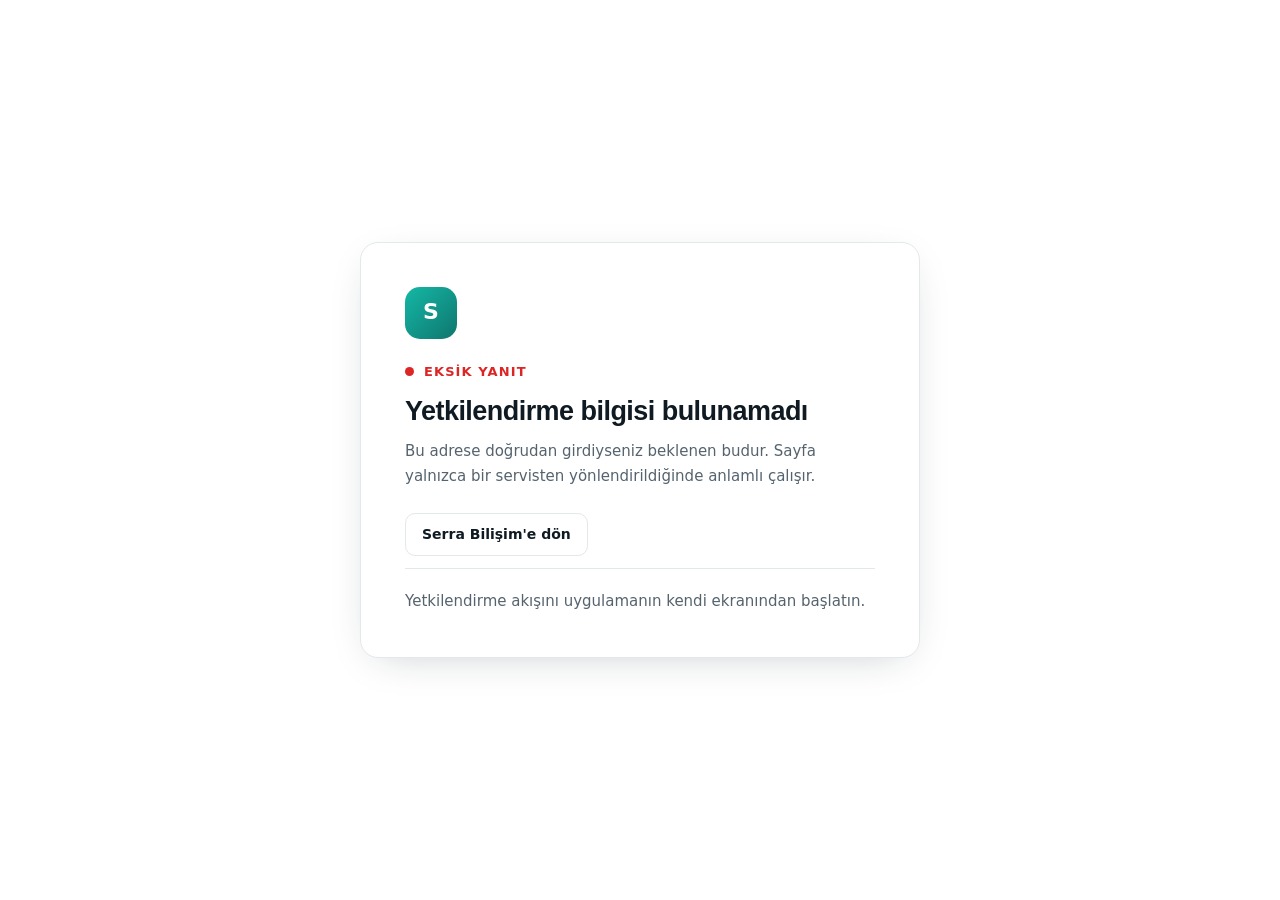
<file: oauth/callback/index.html>
<!DOCTYPE html>
<html lang="tr">
<head>
  <meta charset="UTF-8" />
  <meta name="viewport" content="width=device-width, initial-scale=1.0" />
  <title>Yetkilendirme — Serra Bilişim</title>
  <meta name="robots" content="noindex, nofollow" />
  <meta name="referrer" content="no-referrer" />
  <meta name="theme-color" content="#0f766e" />

  <link rel="stylesheet" href="../../styles.css" />
  <link rel="icon" href="data:image/svg+xml,<svg xmlns='http://www.w3.org/2000/svg' viewBox='0 0 100 100'><defs><linearGradient id='g' x1='0' y1='0' x2='1' y2='1'><stop offset='0' stop-color='%2314b8a6'/><stop offset='1' stop-color='%230f766e'/></linearGradient></defs><rect width='100' height='100' rx='24' fill='url(%23g)'/><text x='50' y='69' font-size='50' font-family='Arial' font-weight='bold' fill='white' text-anchor='middle'>S</text></svg>" />

  <style>
    /* Bu sayfa bilerek tek basina durur: script.js yuklenmez, cunku
       URL'de yetkilendirme kodu tasiniyor ve olcum servisine gitmemeli. */
    .cb { min-height: 100vh; display: grid; place-items: center; padding: 24px; }
    .cb__card {
      width: 100%; max-width: 560px;
      background: var(--surface); border: 1px solid var(--border);
      border-radius: var(--radius); padding: clamp(28px, 5vw, 44px);
      box-shadow: var(--shadow);
    }
    .cb__mark {
      display: grid; place-items: center; width: 52px; height: 52px;
      border-radius: 15px; font-weight: 800; font-size: 22px; color: #fff;
      background: linear-gradient(135deg, #14b8a6, #0f766e); margin-bottom: 22px;
    }
    .cb__state { display: flex; align-items: center; gap: 10px; font-size: 13px; font-weight: 700;
      letter-spacing: 1.1px; text-transform: uppercase; }
    .cb__state--ok { color: #16a34a; }
    .cb__state--err { color: #dc2626; }
    .cb__state--wait { color: var(--text-soft); }
    .cb__dot { width: 9px; height: 9px; border-radius: 50%; background: currentColor; }
    .cb h1 { font-size: clamp(21px, 3.4vw, 27px); margin-top: 14px; }
    .cb p { margin-top: 12px; color: var(--text-soft); font-size: 15px; line-height: 1.65; }
    .cb__field { margin-top: 22px; }
    .cb__label { font-size: 12px; font-weight: 700; letter-spacing: 1px; text-transform: uppercase; color: var(--text-soft); }
    .cb__val {
      margin-top: 7px; display: flex; gap: 8px; align-items: flex-start;
      background: var(--bg); border: 1px solid var(--border); border-radius: 12px; padding: 12px 14px;
    }
    .cb__val code {
      flex: 1; font-family: ui-monospace, SFMono-Regular, Menlo, Consolas, monospace;
      font-size: 13px; word-break: break-all; color: var(--text);
    }
    .cb__copy {
      flex: none; border: 1px solid var(--border); background: var(--surface); color: var(--text-soft);
      border-radius: 9px; padding: 6px 11px; font: inherit; font-size: 12.5px; font-weight: 600; cursor: pointer;
      transition: color 0.18s ease, border-color 0.18s ease;
    }
    .cb__copy:hover { color: var(--accent); border-color: var(--accent); }
    .cb__note {
      margin-top: 24px; padding-top: 20px; border-top: 1px solid var(--border);
      font-size: 13.5px; color: var(--text-soft);
    }
    .cb__actions { display: flex; flex-wrap: wrap; gap: 12px; margin-top: 24px; }
  </style>
</head>
<body>
  <script>
    // Tema, script.js olmadan da dogru gelsin
    (function () {
      var saved = null;
      try { saved = localStorage.getItem("theme"); } catch (e) {}
      var dark = window.matchMedia && window.matchMedia("(prefers-color-scheme: dark)").matches;
      document.documentElement.setAttribute("data-theme", saved || (dark ? "dark" : "light"));
    })();
  </script>

  <main class="cb">
    <div class="cb__card">
      <div class="cb__mark">S</div>
      <span class="cb__state cb__state--wait" id="state"><span class="cb__dot"></span><span id="stateText">İşleniyor</span></span>
      <h1 id="title">Yetkilendirme yanıtı alınıyor</h1>
      <p id="desc">Bu sayfa, bağlandığınız servisten dönen yetkilendirme yanıtını karşılar.</p>

      <div id="fields"></div>

      <div class="cb__actions">
        <a class="btn btn--ghost btn--sm" href="../../index.html">Serra Bilişim'e dön</a>
      </div>

      <p class="cb__note" id="note"></p>
    </div>
  </main>

  <script>
  (function () {
    /* =====================================================================
       AYAR — popup akisi kullaniyorsan uygulamanin origin'ini buraya yaz.
       Bos birakilirsa kod hicbir yere gonderilmez, sadece ekranda gosterilir.
       Ornek: var POST_TO = "https://panora.sirketiniz.com";
       ===================================================================== */
    var POST_TO = "";

    var q = new URLSearchParams(location.search);
    // Implicit flow'da degerler fragment'ta gelir
    var h = new URLSearchParams((location.hash || "").replace(/^#/, ""));
    var get = function (k) { return q.get(k) || h.get(k); };

    var code = get("code");
    var state = get("state");
    var token = get("access_token");
    var err = get("error");
    var errDesc = get("error_description");

    var $ = function (id) { return document.getElementById(id); };

    var show = function (kind, badge, title, desc) {
      $("state").className = "cb__state cb__state--" + kind;
      $("stateText").textContent = badge;
      $("title").textContent = title;
      $("desc").textContent = desc;
    };

    var field = function (label, value) {
      if (!value) return;
      var wrap = document.createElement("div");
      wrap.className = "cb__field";
      var l = document.createElement("div");
      l.className = "cb__label";
      l.textContent = label;
      var v = document.createElement("div");
      v.className = "cb__val";
      var c = document.createElement("code");
      c.textContent = value;
      var b = document.createElement("button");
      b.className = "cb__copy";
      b.type = "button";
      b.textContent = "Kopyala";
      b.addEventListener("click", function () {
        navigator.clipboard.writeText(value).then(
          function () { b.textContent = "Kopyalandı"; setTimeout(function () { b.textContent = "Kopyala"; }, 1600); },
          function () { b.textContent = "Kopyalanamadı"; }
        );
      });
      v.appendChild(c); v.appendChild(b);
      wrap.appendChild(l); wrap.appendChild(v);
      $("fields").appendChild(wrap);
    };

    if (err) {
      show("err", "Reddedildi", "Yetkilendirme tamamlanmadı", errDesc || "Servis yetkilendirme talebini reddetti.");
      field("Hata kodu", err);
      field("state", state);
      $("note").textContent = "İşlemi baştan başlatabilir ya da bu pencereyi kapatabilirsiniz.";
      return;
    }

    if (!code && !token) {
      show("err", "Eksik yanıt", "Yetkilendirme bilgisi bulunamadı", "Bu adrese doğrudan girdiyseniz beklenen budur. Sayfa yalnızca bir servisten yönlendirildiğinde anlamlı çalışır.");
      $("note").textContent = "Yetkilendirme akışını uygulamanın kendi ekranından başlatın.";
      return;
    }

    show("ok", "Başarılı", "Yetkilendirme onaylandı", "Aşağıdaki bilgiyi isteyen uygulamaya iletin. Bu değer kısa ömürlüdür ve tek kullanımlıktır.");
    field("Yetkilendirme kodu", code);
    field("access_token", token);
    field("state", state);

    // Popup akisi: yalnizca acikca ayarlanmis bir origin'e gonder
    var sent = false;
    if (POST_TO && window.opener) {
      try {
        window.opener.postMessage({ source: "serra-oauth", code: code, state: state, access_token: token }, POST_TO);
        sent = true;
      } catch (e) {}
    }

    $("note").textContent = sent
      ? "Kod uygulamaya iletildi, bu pencereyi kapatabilirsiniz."
      : "Bu kodu kimseyle paylaşmayın. Kodu token'a çevirme adımı, istemci gizli anahtarı gerektirdiği için sunucu tarafında yapılmalıdır.";

    // Kod adres cubugunda ve gecmiste kalmasin
    try { history.replaceState(null, "", location.pathname); } catch (e) {}
  })();
  </script>
</body>
</html>
</file>
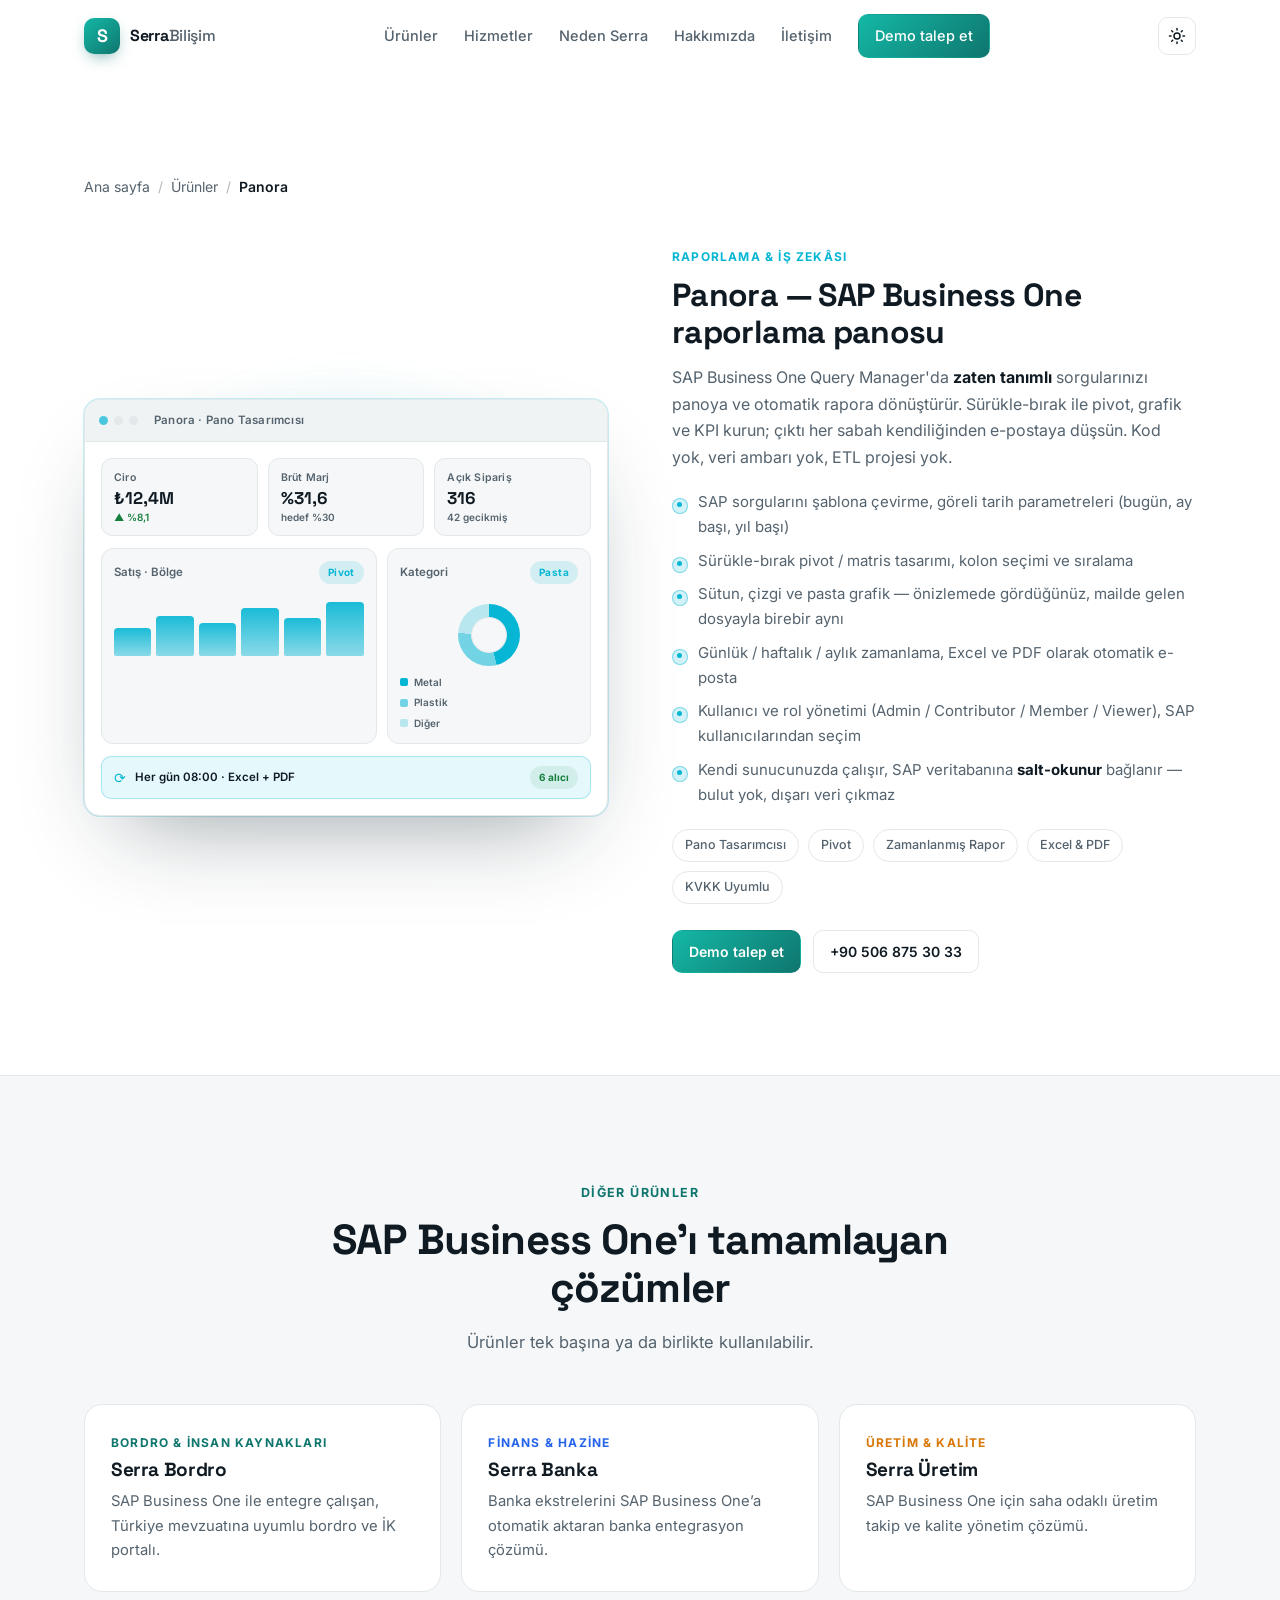
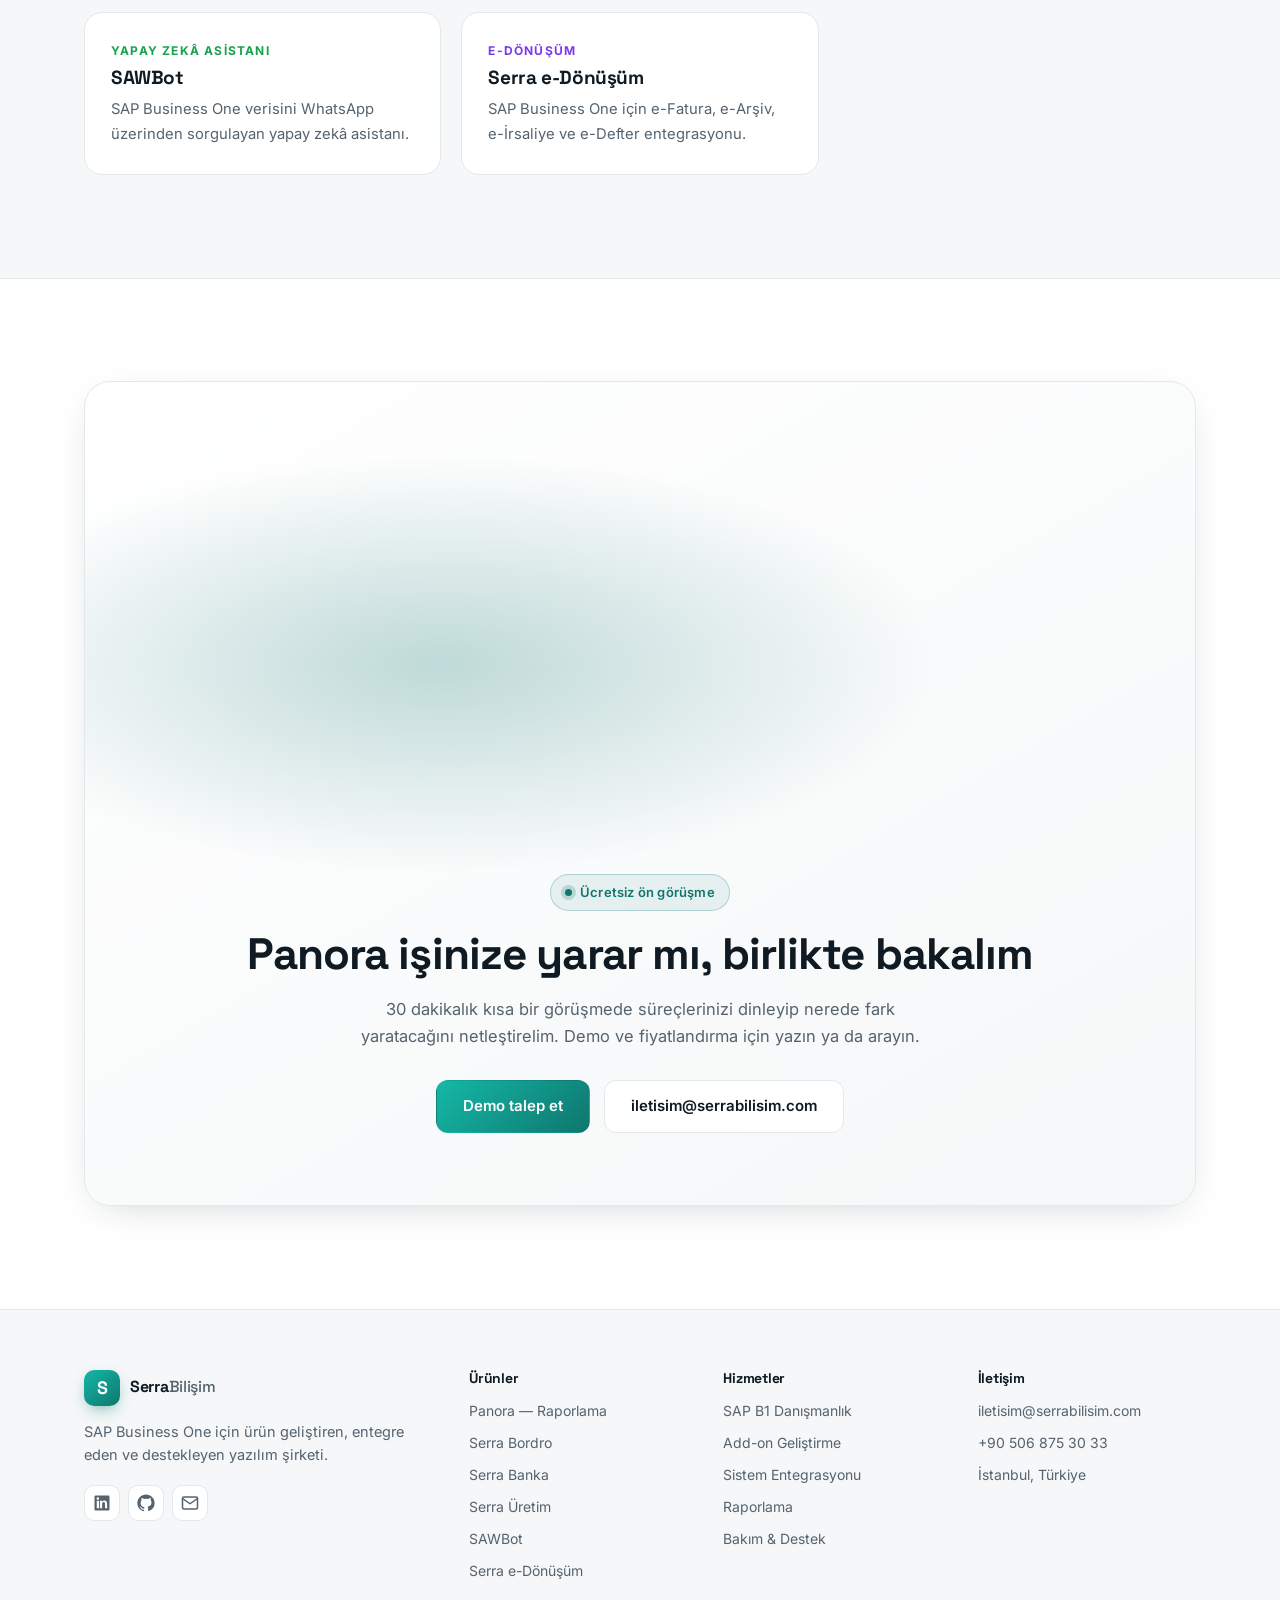
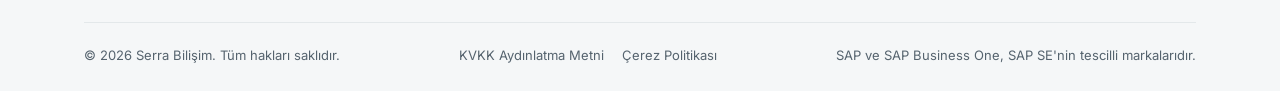
<file: urunler/panora/index.html>
<!DOCTYPE html>
<html lang="tr">
<head>
  <meta charset="UTF-8" />
  <meta name="viewport" content="width=device-width, initial-scale=1.0" />
  <title>Panora — SAP Business One Raporlama ve Dashboard Çözümü — Serra Bilişim</title>
  <meta name="description" content="SAP Business One Query Manager sorgularınızı sürükle-bırak pano, pivot ve grafiğe dönüştürün. Excel ve PDF raporlar zamanlanmış şekilde otomatik e-postaya düşsün." />
  <meta name="author" content="Serra Bilişim" />
  <meta name="theme-color" content="#0f766e" />
  <link rel="canonical" href="https://serrabilisim.com/urunler/panora/" />

  <!-- Open Graph -->
  <meta property="og:type" content="website" />
  <meta property="og:site_name" content="Serra Bilişim" />
  <meta property="og:locale" content="tr_TR" />
  <meta property="og:url" content="https://serrabilisim.com/urunler/panora/" />
  <meta property="og:title" content="Panora — SAP Business One Raporlama ve Dashboard Çözümü" />
  <meta property="og:description" content="SAP Business One Query Manager sorgularınızı sürükle-bırak pano, pivot ve grafiğe dönüştürün. Excel ve PDF raporlar zamanlanmış şekilde otomatik e-postaya düşsün." />
  <meta name="twitter:card" content="summary_large_image" />

<link rel="preconnect" href="https://fonts.googleapis.com" />
  <link rel="preconnect" href="https://fonts.gstatic.com" crossorigin />
  <link href="https://fonts.googleapis.com/css2?family=Inter:wght@400;500;600;700;800&family=Space+Grotesk:wght@500;600;700&display=swap" rel="stylesheet" />
  <link rel="stylesheet" href="../../styles.css" />
  <link rel="icon" href="data:image/svg+xml,<svg xmlns='http://www.w3.org/2000/svg' viewBox='0 0 100 100'><defs><linearGradient id='g' x1='0' y1='0' x2='1' y2='1'><stop offset='0' stop-color='%2314b8a6'/><stop offset='1' stop-color='%230f766e'/></linearGradient></defs><rect width='100' height='100' rx='24' fill='url(%23g)'/><text x='50' y='69' font-size='50' font-family='Arial' font-weight='bold' fill='white' text-anchor='middle'>S</text></svg>" />

  <script type="application/ld+json">
  {
    "@context": "https://schema.org",
    "@graph": [
      {
        "@type": "SoftwareApplication",
        "name": "Panora",
        "url": "https://serrabilisim.com/urunler/panora/",
        "applicationCategory": "BusinessApplication",
        "operatingSystem": "Web",
        "inLanguage": "tr-TR",
        "description": "SAP Business One verisini tek ekranda toplayan raporlama ve iş zekâsı panosu.",
        "publisher": { "@type": "Organization", "@id": "https://serrabilisim.com/#org", "name": "Serra Bilişim", "url": "https://serrabilisim.com/" }
      },
      {
        "@type": "BreadcrumbList",
        "itemListElement": [
          { "@type": "ListItem", "position": 1, "name": "Ana sayfa", "item": "https://serrabilisim.com/" },
          { "@type": "ListItem", "position": 2, "name": "Ürünler", "item": "https://serrabilisim.com/#urunler" },
          { "@type": "ListItem", "position": 3, "name": "Panora", "item": "https://serrabilisim.com/urunler/panora/" }
        ]
      }
    ]
  }
  </script>
</head>
<body>
  <a class="skip" href="#icerik">İçeriğe geç</a>

  <header class="nav" id="nav">
    <div class="container nav__inner">
      <a href="../../index.html#top" class="nav__brand">
        <span class="nav__mark">S</span>
        <span class="nav__name">Serra<span>Bilişim</span></span>
      </a>

      <nav class="nav__links" id="navLinks">
        <a href="../../index.html#urunler">Ürünler</a>
        <a href="../../index.html#hizmetler">Hizmetler</a>
        <a href="../../index.html#neden">Neden Serra</a>
        <a href="../../index.html#hakkimizda">Hakkımızda</a>
        <a href="../../index.html#iletisim">İletişim</a>
        <a class="btn btn--primary btn--sm nav__cta" href="../../index.html#iletisim">Demo talep et</a>
      </nav>

      <div class="nav__tools">
        <button class="theme-toggle" id="themeToggle" aria-label="Temayı değiştir">
          <svg class="theme-toggle__sun" width="18" height="18" viewBox="0 0 24 24" fill="none" stroke="currentColor" stroke-width="2" stroke-linecap="round"><circle cx="12" cy="12" r="4"/><path d="M12 2v2M12 20v2M4.9 4.9l1.4 1.4M17.7 17.7l1.4 1.4M2 12h2M20 12h2M4.9 19.1l1.4-1.4M17.7 6.3l1.4-1.4"/></svg>
          <svg class="theme-toggle__moon" width="18" height="18" viewBox="0 0 24 24" fill="none" stroke="currentColor" stroke-width="2" stroke-linecap="round" stroke-linejoin="round"><path d="M21 12.8A9 9 0 1 1 11.2 3a7 7 0 0 0 9.8 9.8z"/></svg>
        </button>
        <button class="burger" id="burger" aria-label="Menü" aria-expanded="false">
          <span></span><span></span><span></span>
        </button>
      </div>
    </div>
  </header>

  <main id="icerik">
    <section class="section">
      <div class="container">
        <nav class="crumbs" aria-label="Site haritası">
          <a href="../../index.html">Ana sayfa</a>
          <span aria-hidden="true">/</span>
          <a href="../../index.html#urunler">Ürünler</a>
          <span aria-hidden="true">/</span>
          <span aria-current="page">Panora</span>
        </nav>

        <div class="products">
          <article class="pcard pcard--feature" style="--p:#06b6d4">
            <div class="pcard__visual">
              <div class="mock mock--mini">
                <div class="mock__bar"><i></i><i></i><i></i><span>Panora · Pano Tasarımcısı</span></div>
                <div class="mock__body">
                  <div class="kpis kpis--3">
                    <div class="kpi"><span class="kpi__l">Ciro</span><strong class="kpi__v">₺12,4M</strong><span class="kpi__d kpi__d--up">▲ %8,1</span></div>
                    <div class="kpi"><span class="kpi__l">Brüt Marj</span><strong class="kpi__v">%31,6</strong><span class="kpi__d">hedef %30</span></div>
                    <div class="kpi"><span class="kpi__l">Açık Sipariş</span><strong class="kpi__v">316</strong><span class="kpi__d">42 gecikmiş</span></div>
                  </div>
                  <div class="split">
                    <div class="panel">
                      <div class="panel__head"><span>Satış · Bölge</span><span class="chip">Pivot</span></div>
                      <div class="bars bars--sm">
                        <i style="--h:52%"></i><i style="--h:74%"></i><i style="--h:61%"></i>
                        <i style="--h:88%"></i><i style="--h:70%"></i><i style="--h:100%"></i>
                      </div>
                    </div>
                    <div class="panel">
                      <div class="panel__head"><span>Kategori</span><span class="chip">Pasta</span></div>
                      <div class="pie"><span></span></div>
                      <div class="legend">
                        <span><i style="--c:var(--p)"></i>Metal</span>
                        <span><i style="--c:color-mix(in srgb, var(--p) 55%, transparent)"></i>Plastik</span>
                        <span><i style="--c:color-mix(in srgb, var(--p) 25%, transparent)"></i>Diğer</span>
                      </div>
                    </div>
                  </div>
                  <div class="sched">
                    <span class="sched__i">⟳</span>
                    <span class="sched__t">Her gün 08:00 · Excel + PDF</span>
                    <span class="pill pill--ok">6 alıcı</span>
                  </div>
                </div>
              </div>
            </div>
            <div class="pcard__body">
              <span class="pcard__kicker">Raporlama &amp; İş Zekâsı</span>
              <h1>Panora — SAP Business One raporlama panosu</h1>
              <p>SAP Business One Query Manager'da <strong>zaten tanımlı</strong> sorgularınızı panoya ve otomatik rapora dönüştürür. Sürükle-bırak ile pivot, grafik ve KPI kurun; çıktı her sabah kendiliğinden e-postaya düşsün. Kod yok, veri ambarı yok, ETL projesi yok.</p>
              <ul class="pcard__feats">
                <li>SAP sorgularını şablona çevirme, göreli tarih parametreleri (bugün, ay başı, yıl başı)</li>
                <li>Sürükle-bırak pivot / matris tasarımı, kolon seçimi ve sıralama</li>
                <li>Sütun, çizgi ve pasta grafik — önizlemede gördüğünüz, mailde gelen dosyayla birebir aynı</li>
                <li>Günlük / haftalık / aylık zamanlama, Excel ve PDF olarak otomatik e-posta</li>
                <li>Kullanıcı ve rol yönetimi (Admin / Contributor / Member / Viewer), SAP kullanıcılarından seçim</li>
                <li>Kendi sunucunuzda çalışır, SAP veritabanına <strong>salt-okunur</strong> bağlanır — bulut yok, dışarı veri çıkmaz</li>
              </ul>
              <div class="tags tags--sm">
                <span>Pano Tasarımcısı</span><span>Pivot</span><span>Zamanlanmış Rapor</span><span>Excel &amp; PDF</span><span>KVKK Uyumlu</span>
              </div>
              <div class="pcard__cta">
                <a class="btn btn--primary btn--sm" href="../../index.html#iletisim">Demo talep et</a>
                <a class="btn btn--ghost btn--sm" href="tel:+905068753033">+90 506 875 30 33</a>
              </div>
            </div>
          </article>
        </div>
      </div>
    </section>

    <section class="section section--alt">
      <div class="container">
        <div class="section__head section__head--center">
          <span class="section__tag">Diğer ürünler</span>
          <h2>SAP Business One’ı tamamlayan çözümler</h2>
          <p class="section__sub">Ürünler tek başına ya da birlikte kullanılabilir.</p>
        </div>
        <div class="services">
          <a class="scard scard--link" href="../serra-bordro/" style="--p:#0f766e">
            <span class="pcard__kicker">Bordro &amp; İnsan Kaynakları</span>
            <h3>Serra Bordro</h3>
            <p>SAP Business One ile entegre çalışan, Türkiye mevzuatına uyumlu bordro ve İK portalı.</p>
          </a>
          <a class="scard scard--link" href="../serra-banka/" style="--p:#2563eb">
            <span class="pcard__kicker">Finans &amp; Hazine</span>
            <h3>Serra Banka</h3>
            <p>Banka ekstrelerini SAP Business One’a otomatik aktaran banka entegrasyon çözümü.</p>
          </a>
          <a class="scard scard--link" href="../serra-uretim/" style="--p:#d97706">
            <span class="pcard__kicker">Üretim &amp; Kalite</span>
            <h3>Serra Üretim</h3>
            <p>SAP Business One için saha odaklı üretim takip ve kalite yönetim çözümü.</p>
          </a>
          <a class="scard scard--link" href="../sawbot/" style="--p:#16a34a">
            <span class="pcard__kicker">Yapay Zekâ Asistanı</span>
            <h3>SAWBot</h3>
            <p>SAP Business One verisini WhatsApp üzerinden sorgulayan yapay zekâ asistanı.</p>
          </a>
          <a class="scard scard--link" href="../serra-e-donusum/" style="--p:#7c3aed">
            <span class="pcard__kicker">e-Dönüşüm</span>
            <h3>Serra e-Dönüşüm</h3>
            <p>SAP Business One için e-Fatura, e-Arşiv, e-İrsaliye ve e-Defter entegrasyonu.</p>
          </a>
        </div>
      </div>
    </section>

    <section class="section">
      <div class="container">
        <div class="cta">
          <div class="cta__glow" aria-hidden="true"></div>
          <span class="badge badge--light"><span class="badge__dot"></span> Ücretsiz ön görüşme</span>
          <h2>Panora işinize yarar mı, birlikte bakalım</h2>
          <p>30 dakikalık kısa bir görüşmede süreçlerinizi dinleyip nerede fark yaratacağını netleştirelim. Demo ve fiyatlandırma için yazın ya da arayın.</p>
          <div class="cta__actions">
            <a class="btn btn--primary" href="../../index.html#iletisim">Demo talep et</a>
            <a class="btn btn--ghost" href="mailto:iletisim@serrabilisim.com">iletisim@serrabilisim.com</a>
          </div>
        </div>
      </div>
    </section>
  </main>

  <footer class="footer">
    <div class="container">
      <div class="footer__grid">
        <div class="footer__brand">
          <a href="../../index.html#top" class="nav__brand">
            <span class="nav__mark">S</span>
            <span class="nav__name">Serra<span>Bilişim</span></span>
          </a>
          <p>SAP Business One için ürün geliştiren, entegre eden ve destekleyen yazılım şirketi.</p>
          <div class="footer__socials">
            <a href="https://www.linkedin.com/in/vahitergin" target="_blank" rel="noopener" aria-label="LinkedIn"><svg width="18" height="18" viewBox="0 0 24 24" fill="currentColor"><path d="M20.5 2h-17A1.5 1.5 0 0 0 2 3.5v17A1.5 1.5 0 0 0 3.5 22h17a1.5 1.5 0 0 0 1.5-1.5v-17A1.5 1.5 0 0 0 20.5 2zM8 19H5V9h3zM6.5 7.7a1.7 1.7 0 1 1 0-3.4 1.7 1.7 0 0 1 0 3.4zM19 19h-3v-5.3c0-1.3 0-2.9-1.8-2.9s-2 1.4-2 2.8V19h-3V9h2.9v1.4h.04c.4-.8 1.4-1.6 2.9-1.6 3.1 0 3.7 2 3.7 4.7z"/></svg></a>
            <a href="https://github.com/VahitErgin" target="_blank" rel="noopener" aria-label="GitHub"><svg width="18" height="18" viewBox="0 0 24 24" fill="currentColor"><path d="M12 .5C5.7.5.5 5.7.5 12a11.5 11.5 0 0 0 7.9 10.9c.6.1.8-.2.8-.5v-1.7c-3.2.7-3.9-1.5-3.9-1.5-.5-1.3-1.3-1.7-1.3-1.7-1.1-.7.1-.7.1-.7 1.2.1 1.8 1.2 1.8 1.2 1 1.8 2.8 1.3 3.5 1 .1-.8.4-1.3.7-1.6-2.6-.3-5.3-1.3-5.3-5.7 0-1.3.5-2.3 1.2-3.1-.1-.3-.5-1.5.1-3.1 0 0 1-.3 3.3 1.2a11.5 11.5 0 0 1 6 0C17 4.6 18 4.9 18 4.9c.6 1.6.2 2.8.1 3.1.8.8 1.2 1.8 1.2 3.1 0 4.4-2.7 5.4-5.3 5.7.4.4.8 1.1.8 2.2v3.3c0 .3.2.6.8.5A11.5 11.5 0 0 0 23.5 12C23.5 5.7 18.3.5 12 .5z"/></svg></a>
            <a href="mailto:iletisim@serrabilisim.com" aria-label="E-posta"><svg width="18" height="18" viewBox="0 0 24 24" fill="none" stroke="currentColor" stroke-width="2" stroke-linecap="round" stroke-linejoin="round"><rect x="2" y="4" width="20" height="16" rx="2"/><path d="m2 6 10 7L22 6"/></svg></a>
          </div>
        </div>
        <div class="footer__col">
          <h4>Ürünler</h4>
          <a href="../panora/">Panora — Raporlama</a>
          <a href="../serra-bordro/">Serra Bordro</a>
          <a href="../serra-banka/">Serra Banka</a>
          <a href="../serra-uretim/">Serra Üretim</a>
          <a href="../sawbot/">SAWBot</a>
          <a href="../serra-e-donusum/">Serra e-Dönüşüm</a>
        </div>
        <div class="footer__col">
          <h4>Hizmetler</h4>
          <a href="../../index.html#hizmetler">SAP B1 Danışmanlık</a>
          <a href="../../index.html#hizmetler">Add-on Geliştirme</a>
          <a href="../../index.html#hizmetler">Sistem Entegrasyonu</a>
          <a href="../../index.html#hizmetler">Raporlama</a>
          <a href="../../index.html#hizmetler">Bakım &amp; Destek</a>
        </div>
        <div class="footer__col">
          <h4>İletişim</h4>
          <a href="mailto:iletisim@serrabilisim.com">iletisim@serrabilisim.com</a>
          <a href="tel:+905068753033">+90 506 875 30 33</a>
          <span>İstanbul, Türkiye</span>
        </div>
      </div>
      <div class="footer__bottom">
        <span>© <span id="year"></span> Serra Bilişim. Tüm hakları saklıdır.</span>
        <span class="footer__legal">
          <a href="../../gizlilik.html">KVKK Aydınlatma Metni</a>
          <a href="../../gizlilik.html#cerez">Çerez Politikası</a>
        </span>
        <span>SAP ve SAP Business One, SAP SE'nin tescilli markalarıdır.</span>
      </div>
    </div>
  </footer>

  <script src="../../script.js"></script>
</body>
</html>
</file>
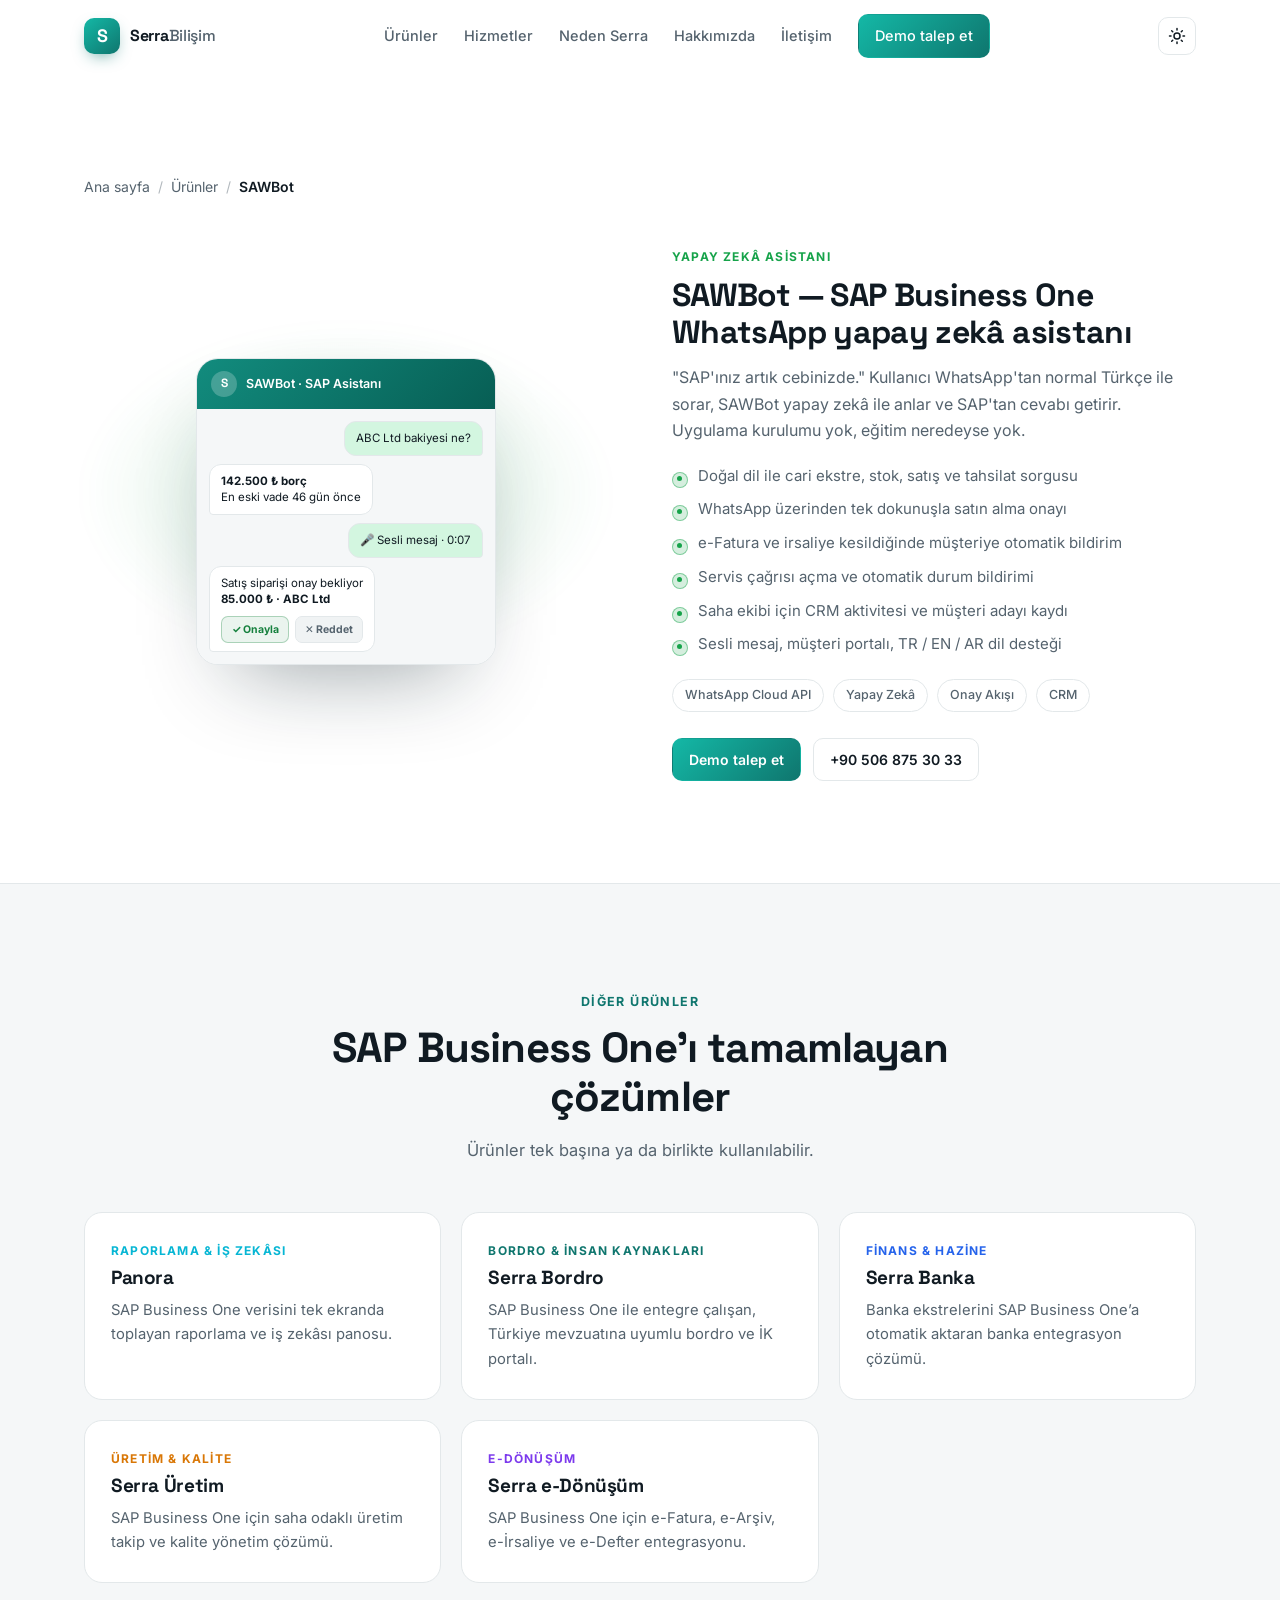
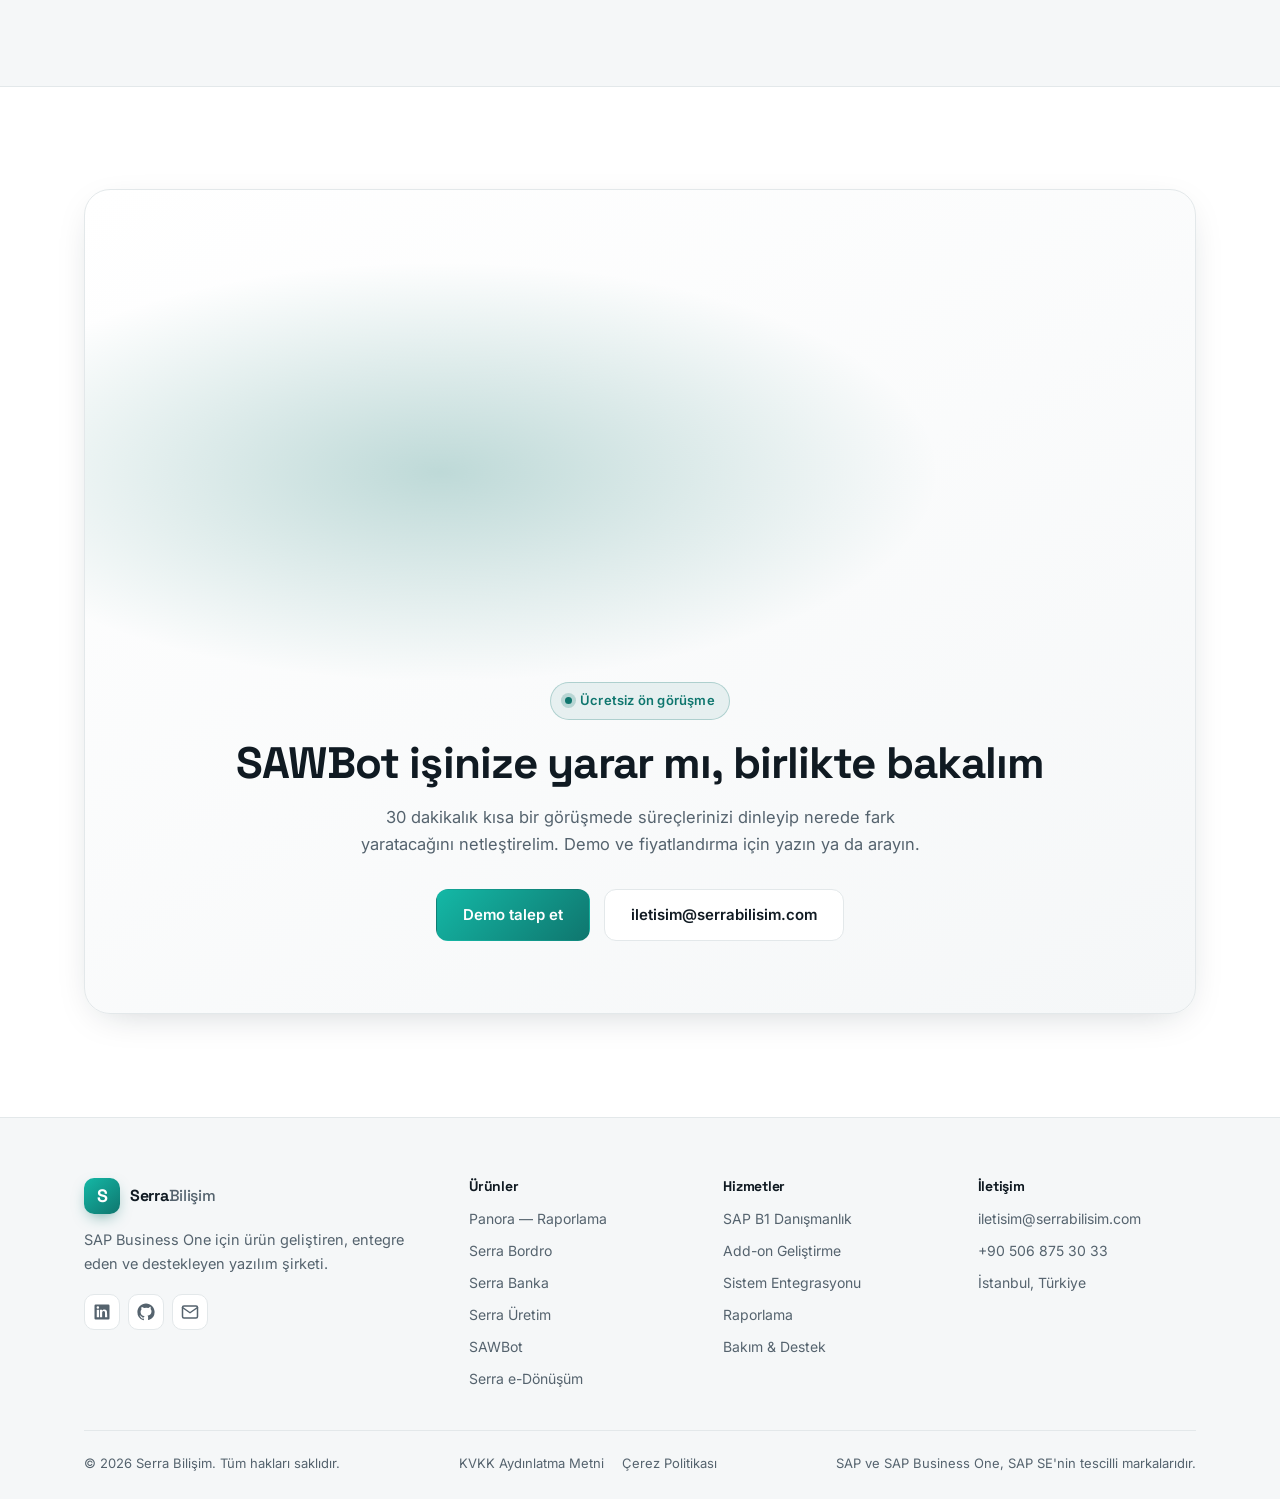
<file: urunler/sawbot/index.html>
<!DOCTYPE html>
<html lang="tr">
<head>
  <meta charset="UTF-8" />
  <meta name="viewport" content="width=device-width, initial-scale=1.0" />
  <title>SAWBot — SAP Business One WhatsApp Yapay Zekâ Asistanı — Serra Bilişim</title>
  <meta name="description" content="WhatsApp’tan normal Türkçe ile sorun, SAP Business One’dan cevabı alın. Cari ekstre, stok ve tahsilat sorgusu, tek dokunuşla satın alma onayı, otomatik bildirim." />
  <meta name="author" content="Serra Bilişim" />
  <meta name="theme-color" content="#0f766e" />
  <link rel="canonical" href="https://serrabilisim.com/urunler/sawbot/" />

  <!-- Open Graph -->
  <meta property="og:type" content="website" />
  <meta property="og:site_name" content="Serra Bilişim" />
  <meta property="og:locale" content="tr_TR" />
  <meta property="og:url" content="https://serrabilisim.com/urunler/sawbot/" />
  <meta property="og:title" content="SAWBot — SAP Business One WhatsApp Yapay Zekâ Asistanı" />
  <meta property="og:description" content="WhatsApp’tan normal Türkçe ile sorun, SAP Business One’dan cevabı alın. Cari ekstre, stok ve tahsilat sorgusu, tek dokunuşla satın alma onayı, otomatik bildirim." />
  <meta name="twitter:card" content="summary_large_image" />

<link rel="preconnect" href="https://fonts.googleapis.com" />
  <link rel="preconnect" href="https://fonts.gstatic.com" crossorigin />
  <link href="https://fonts.googleapis.com/css2?family=Inter:wght@400;500;600;700;800&family=Space+Grotesk:wght@500;600;700&display=swap" rel="stylesheet" />
  <link rel="stylesheet" href="../../styles.css" />
  <link rel="icon" href="data:image/svg+xml,<svg xmlns='http://www.w3.org/2000/svg' viewBox='0 0 100 100'><defs><linearGradient id='g' x1='0' y1='0' x2='1' y2='1'><stop offset='0' stop-color='%2314b8a6'/><stop offset='1' stop-color='%230f766e'/></linearGradient></defs><rect width='100' height='100' rx='24' fill='url(%23g)'/><text x='50' y='69' font-size='50' font-family='Arial' font-weight='bold' fill='white' text-anchor='middle'>S</text></svg>" />

  <script type="application/ld+json">
  {
    "@context": "https://schema.org",
    "@graph": [
      {
        "@type": "SoftwareApplication",
        "name": "SAWBot",
        "url": "https://serrabilisim.com/urunler/sawbot/",
        "applicationCategory": "BusinessApplication",
        "operatingSystem": "Web",
        "inLanguage": "tr-TR",
        "description": "SAP Business One verisini WhatsApp üzerinden sorgulayan yapay zekâ asistanı.",
        "publisher": { "@type": "Organization", "@id": "https://serrabilisim.com/#org", "name": "Serra Bilişim", "url": "https://serrabilisim.com/" }
      },
      {
        "@type": "BreadcrumbList",
        "itemListElement": [
          { "@type": "ListItem", "position": 1, "name": "Ana sayfa", "item": "https://serrabilisim.com/" },
          { "@type": "ListItem", "position": 2, "name": "Ürünler", "item": "https://serrabilisim.com/#urunler" },
          { "@type": "ListItem", "position": 3, "name": "SAWBot", "item": "https://serrabilisim.com/urunler/sawbot/" }
        ]
      }
    ]
  }
  </script>
</head>
<body>
  <a class="skip" href="#icerik">İçeriğe geç</a>

  <header class="nav" id="nav">
    <div class="container nav__inner">
      <a href="../../index.html#top" class="nav__brand">
        <span class="nav__mark">S</span>
        <span class="nav__name">Serra<span>Bilişim</span></span>
      </a>

      <nav class="nav__links" id="navLinks">
        <a href="../../index.html#urunler">Ürünler</a>
        <a href="../../index.html#hizmetler">Hizmetler</a>
        <a href="../../index.html#neden">Neden Serra</a>
        <a href="../../index.html#hakkimizda">Hakkımızda</a>
        <a href="../../index.html#iletisim">İletişim</a>
        <a class="btn btn--primary btn--sm nav__cta" href="../../index.html#iletisim">Demo talep et</a>
      </nav>

      <div class="nav__tools">
        <button class="theme-toggle" id="themeToggle" aria-label="Temayı değiştir">
          <svg class="theme-toggle__sun" width="18" height="18" viewBox="0 0 24 24" fill="none" stroke="currentColor" stroke-width="2" stroke-linecap="round"><circle cx="12" cy="12" r="4"/><path d="M12 2v2M12 20v2M4.9 4.9l1.4 1.4M17.7 17.7l1.4 1.4M2 12h2M20 12h2M4.9 19.1l1.4-1.4M17.7 6.3l1.4-1.4"/></svg>
          <svg class="theme-toggle__moon" width="18" height="18" viewBox="0 0 24 24" fill="none" stroke="currentColor" stroke-width="2" stroke-linecap="round" stroke-linejoin="round"><path d="M21 12.8A9 9 0 1 1 11.2 3a7 7 0 0 0 9.8 9.8z"/></svg>
        </button>
        <button class="burger" id="burger" aria-label="Menü" aria-expanded="false">
          <span></span><span></span><span></span>
        </button>
      </div>
    </div>
  </header>

  <main id="icerik">
    <section class="section">
      <div class="container">
        <nav class="crumbs" aria-label="Site haritası">
          <a href="../../index.html">Ana sayfa</a>
          <span aria-hidden="true">/</span>
          <a href="../../index.html#urunler">Ürünler</a>
          <span aria-hidden="true">/</span>
          <span aria-current="page">SAWBot</span>
        </nav>

        <div class="products">
          <article class="pcard" style="--p:#16a34a">
            <div class="pcard__visual">
              <div class="phone phone--static">
                <div class="phone__top"><span class="phone__av">S</span><span class="phone__name">SAWBot · SAP Asistanı</span></div>
                <div class="chat">
                  <div class="bub bub--out">ABC Ltd bakiyesi ne?</div>
                  <div class="bub bub--in"><b>142.500 ₺ borç</b><br />En eski vade 46 gün önce</div>
                  <div class="bub bub--out">🎤 Sesli mesaj · 0:07</div>
                  <div class="bub bub--in bub--card">
                    Satış siparişi onay bekliyor<br /><b>85.000 ₺ · ABC Ltd</b>
                    <span class="bub__btns"><span class="bub__btn bub__btn--ok">✓ Onayla</span><span class="bub__btn">✕ Reddet</span></span>
                  </div>
                </div>
              </div>
            </div>
            <div class="pcard__body">
              <span class="pcard__kicker">Yapay Zekâ Asistanı</span>
              <h1>SAWBot — SAP Business One WhatsApp yapay zekâ asistanı</h1>
              <p>"SAP'ınız artık cebinizde." Kullanıcı WhatsApp'tan normal Türkçe ile sorar, SAWBot yapay zekâ ile anlar ve SAP'tan cevabı getirir. Uygulama kurulumu yok, eğitim neredeyse yok.</p>
              <ul class="pcard__feats">
                <li>Doğal dil ile cari ekstre, stok, satış ve tahsilat sorgusu</li>
                <li>WhatsApp üzerinden tek dokunuşla satın alma onayı</li>
                <li>e-Fatura ve irsaliye kesildiğinde müşteriye otomatik bildirim</li>
                <li>Servis çağrısı açma ve otomatik durum bildirimi</li>
                <li>Saha ekibi için CRM aktivitesi ve müşteri adayı kaydı</li>
                <li>Sesli mesaj, müşteri portalı, TR / EN / AR dil desteği</li>
              </ul>
              <div class="tags tags--sm">
                <span>WhatsApp Cloud API</span><span>Yapay Zekâ</span><span>Onay Akışı</span><span>CRM</span>
              </div>
              <div class="pcard__cta">
                <a class="btn btn--primary btn--sm" href="../../index.html#iletisim">Demo talep et</a>
                <a class="btn btn--ghost btn--sm" href="tel:+905068753033">+90 506 875 30 33</a>
              </div>
            </div>
          </article>
        </div>
      </div>
    </section>

    <section class="section section--alt">
      <div class="container">
        <div class="section__head section__head--center">
          <span class="section__tag">Diğer ürünler</span>
          <h2>SAP Business One’ı tamamlayan çözümler</h2>
          <p class="section__sub">Ürünler tek başına ya da birlikte kullanılabilir.</p>
        </div>
        <div class="services">
          <a class="scard scard--link" href="../panora/" style="--p:#06b6d4">
            <span class="pcard__kicker">Raporlama &amp; İş Zekâsı</span>
            <h3>Panora</h3>
            <p>SAP Business One verisini tek ekranda toplayan raporlama ve iş zekâsı panosu.</p>
          </a>
          <a class="scard scard--link" href="../serra-bordro/" style="--p:#0f766e">
            <span class="pcard__kicker">Bordro &amp; İnsan Kaynakları</span>
            <h3>Serra Bordro</h3>
            <p>SAP Business One ile entegre çalışan, Türkiye mevzuatına uyumlu bordro ve İK portalı.</p>
          </a>
          <a class="scard scard--link" href="../serra-banka/" style="--p:#2563eb">
            <span class="pcard__kicker">Finans &amp; Hazine</span>
            <h3>Serra Banka</h3>
            <p>Banka ekstrelerini SAP Business One’a otomatik aktaran banka entegrasyon çözümü.</p>
          </a>
          <a class="scard scard--link" href="../serra-uretim/" style="--p:#d97706">
            <span class="pcard__kicker">Üretim &amp; Kalite</span>
            <h3>Serra Üretim</h3>
            <p>SAP Business One için saha odaklı üretim takip ve kalite yönetim çözümü.</p>
          </a>
          <a class="scard scard--link" href="../serra-e-donusum/" style="--p:#7c3aed">
            <span class="pcard__kicker">e-Dönüşüm</span>
            <h3>Serra e-Dönüşüm</h3>
            <p>SAP Business One için e-Fatura, e-Arşiv, e-İrsaliye ve e-Defter entegrasyonu.</p>
          </a>
        </div>
      </div>
    </section>

    <section class="section">
      <div class="container">
        <div class="cta">
          <div class="cta__glow" aria-hidden="true"></div>
          <span class="badge badge--light"><span class="badge__dot"></span> Ücretsiz ön görüşme</span>
          <h2>SAWBot işinize yarar mı, birlikte bakalım</h2>
          <p>30 dakikalık kısa bir görüşmede süreçlerinizi dinleyip nerede fark yaratacağını netleştirelim. Demo ve fiyatlandırma için yazın ya da arayın.</p>
          <div class="cta__actions">
            <a class="btn btn--primary" href="../../index.html#iletisim">Demo talep et</a>
            <a class="btn btn--ghost" href="mailto:iletisim@serrabilisim.com">iletisim@serrabilisim.com</a>
          </div>
        </div>
      </div>
    </section>
  </main>

  <footer class="footer">
    <div class="container">
      <div class="footer__grid">
        <div class="footer__brand">
          <a href="../../index.html#top" class="nav__brand">
            <span class="nav__mark">S</span>
            <span class="nav__name">Serra<span>Bilişim</span></span>
          </a>
          <p>SAP Business One için ürün geliştiren, entegre eden ve destekleyen yazılım şirketi.</p>
          <div class="footer__socials">
            <a href="https://www.linkedin.com/in/vahitergin" target="_blank" rel="noopener" aria-label="LinkedIn"><svg width="18" height="18" viewBox="0 0 24 24" fill="currentColor"><path d="M20.5 2h-17A1.5 1.5 0 0 0 2 3.5v17A1.5 1.5 0 0 0 3.5 22h17a1.5 1.5 0 0 0 1.5-1.5v-17A1.5 1.5 0 0 0 20.5 2zM8 19H5V9h3zM6.5 7.7a1.7 1.7 0 1 1 0-3.4 1.7 1.7 0 0 1 0 3.4zM19 19h-3v-5.3c0-1.3 0-2.9-1.8-2.9s-2 1.4-2 2.8V19h-3V9h2.9v1.4h.04c.4-.8 1.4-1.6 2.9-1.6 3.1 0 3.7 2 3.7 4.7z"/></svg></a>
            <a href="https://github.com/VahitErgin" target="_blank" rel="noopener" aria-label="GitHub"><svg width="18" height="18" viewBox="0 0 24 24" fill="currentColor"><path d="M12 .5C5.7.5.5 5.7.5 12a11.5 11.5 0 0 0 7.9 10.9c.6.1.8-.2.8-.5v-1.7c-3.2.7-3.9-1.5-3.9-1.5-.5-1.3-1.3-1.7-1.3-1.7-1.1-.7.1-.7.1-.7 1.2.1 1.8 1.2 1.8 1.2 1 1.8 2.8 1.3 3.5 1 .1-.8.4-1.3.7-1.6-2.6-.3-5.3-1.3-5.3-5.7 0-1.3.5-2.3 1.2-3.1-.1-.3-.5-1.5.1-3.1 0 0 1-.3 3.3 1.2a11.5 11.5 0 0 1 6 0C17 4.6 18 4.9 18 4.9c.6 1.6.2 2.8.1 3.1.8.8 1.2 1.8 1.2 3.1 0 4.4-2.7 5.4-5.3 5.7.4.4.8 1.1.8 2.2v3.3c0 .3.2.6.8.5A11.5 11.5 0 0 0 23.5 12C23.5 5.7 18.3.5 12 .5z"/></svg></a>
            <a href="mailto:iletisim@serrabilisim.com" aria-label="E-posta"><svg width="18" height="18" viewBox="0 0 24 24" fill="none" stroke="currentColor" stroke-width="2" stroke-linecap="round" stroke-linejoin="round"><rect x="2" y="4" width="20" height="16" rx="2"/><path d="m2 6 10 7L22 6"/></svg></a>
          </div>
        </div>
        <div class="footer__col">
          <h4>Ürünler</h4>
          <a href="../panora/">Panora — Raporlama</a>
          <a href="../serra-bordro/">Serra Bordro</a>
          <a href="../serra-banka/">Serra Banka</a>
          <a href="../serra-uretim/">Serra Üretim</a>
          <a href="../sawbot/">SAWBot</a>
          <a href="../serra-e-donusum/">Serra e-Dönüşüm</a>
        </div>
        <div class="footer__col">
          <h4>Hizmetler</h4>
          <a href="../../index.html#hizmetler">SAP B1 Danışmanlık</a>
          <a href="../../index.html#hizmetler">Add-on Geliştirme</a>
          <a href="../../index.html#hizmetler">Sistem Entegrasyonu</a>
          <a href="../../index.html#hizmetler">Raporlama</a>
          <a href="../../index.html#hizmetler">Bakım &amp; Destek</a>
        </div>
        <div class="footer__col">
          <h4>İletişim</h4>
          <a href="mailto:iletisim@serrabilisim.com">iletisim@serrabilisim.com</a>
          <a href="tel:+905068753033">+90 506 875 30 33</a>
          <span>İstanbul, Türkiye</span>
        </div>
      </div>
      <div class="footer__bottom">
        <span>© <span id="year"></span> Serra Bilişim. Tüm hakları saklıdır.</span>
        <span class="footer__legal">
          <a href="../../gizlilik.html">KVKK Aydınlatma Metni</a>
          <a href="../../gizlilik.html#cerez">Çerez Politikası</a>
        </span>
        <span>SAP ve SAP Business One, SAP SE'nin tescilli markalarıdır.</span>
      </div>
    </div>
  </footer>

  <script src="../../script.js"></script>
</body>
</html>
</file>
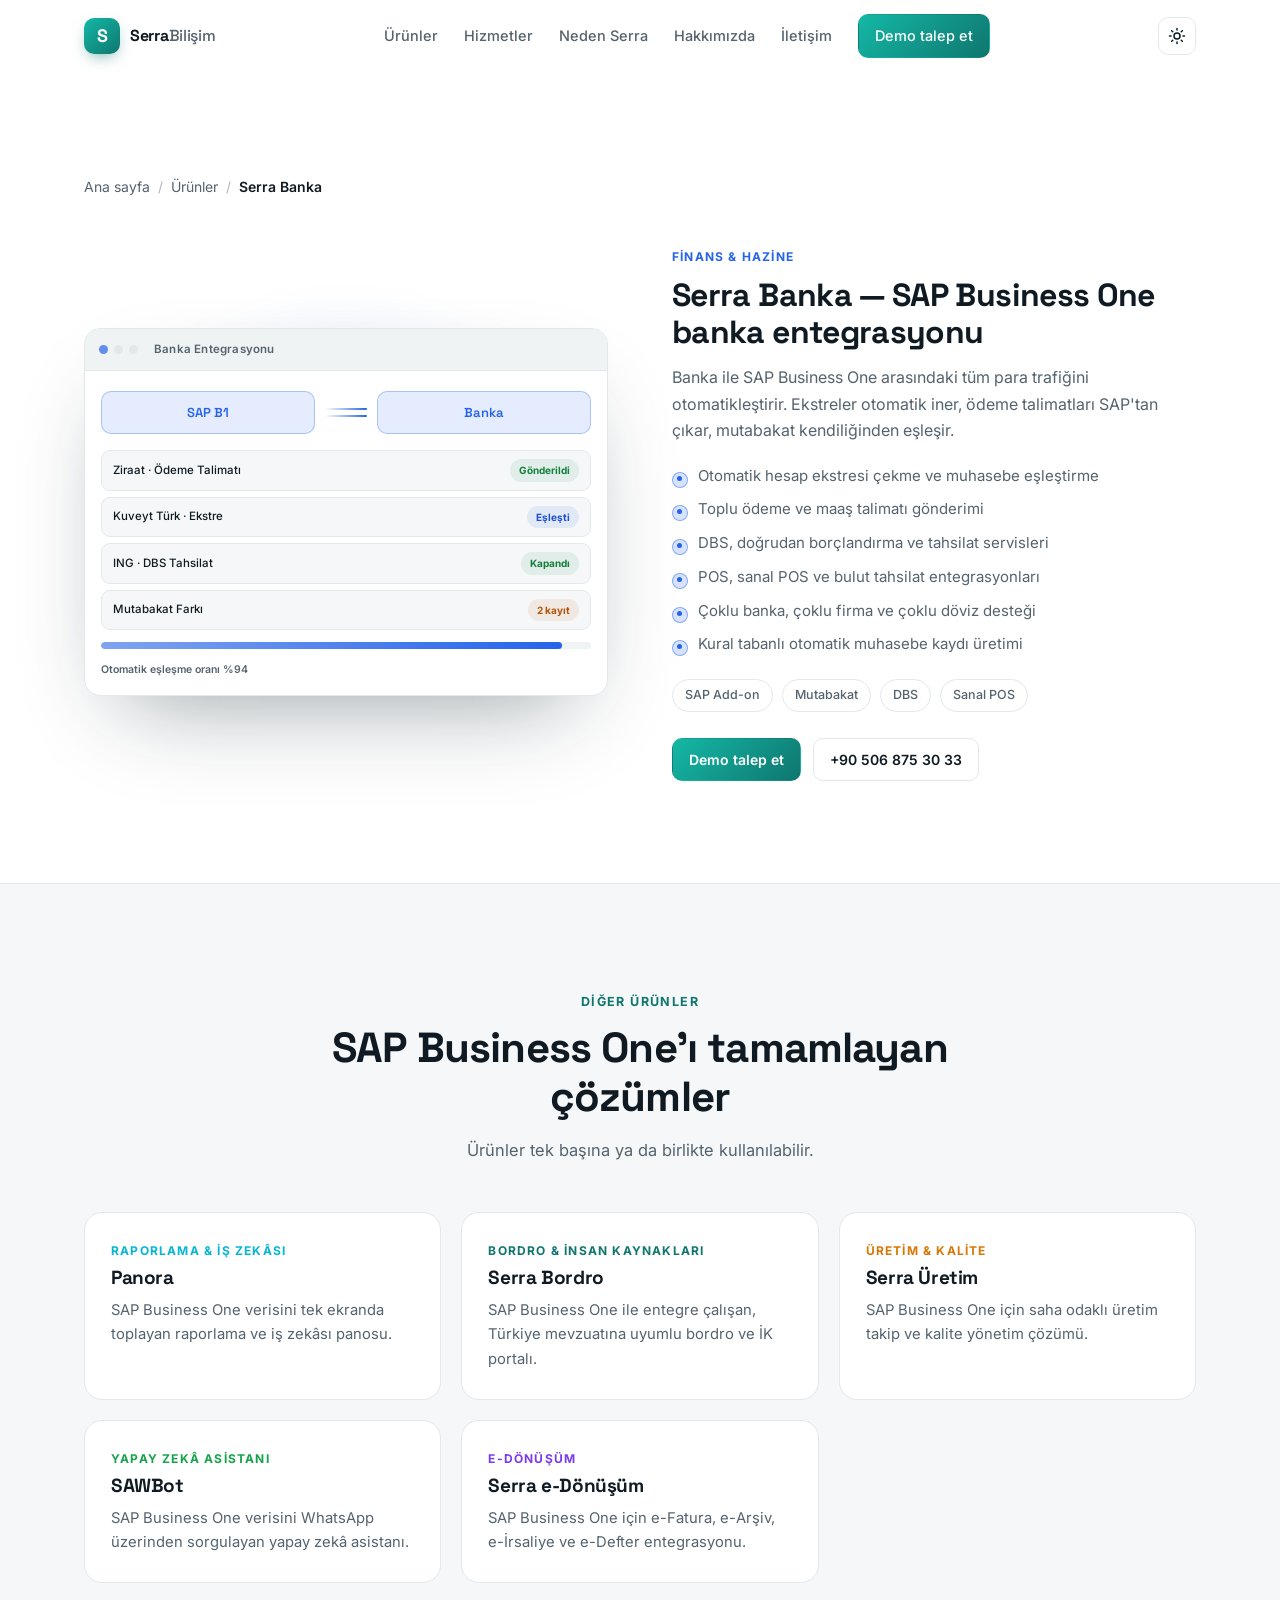
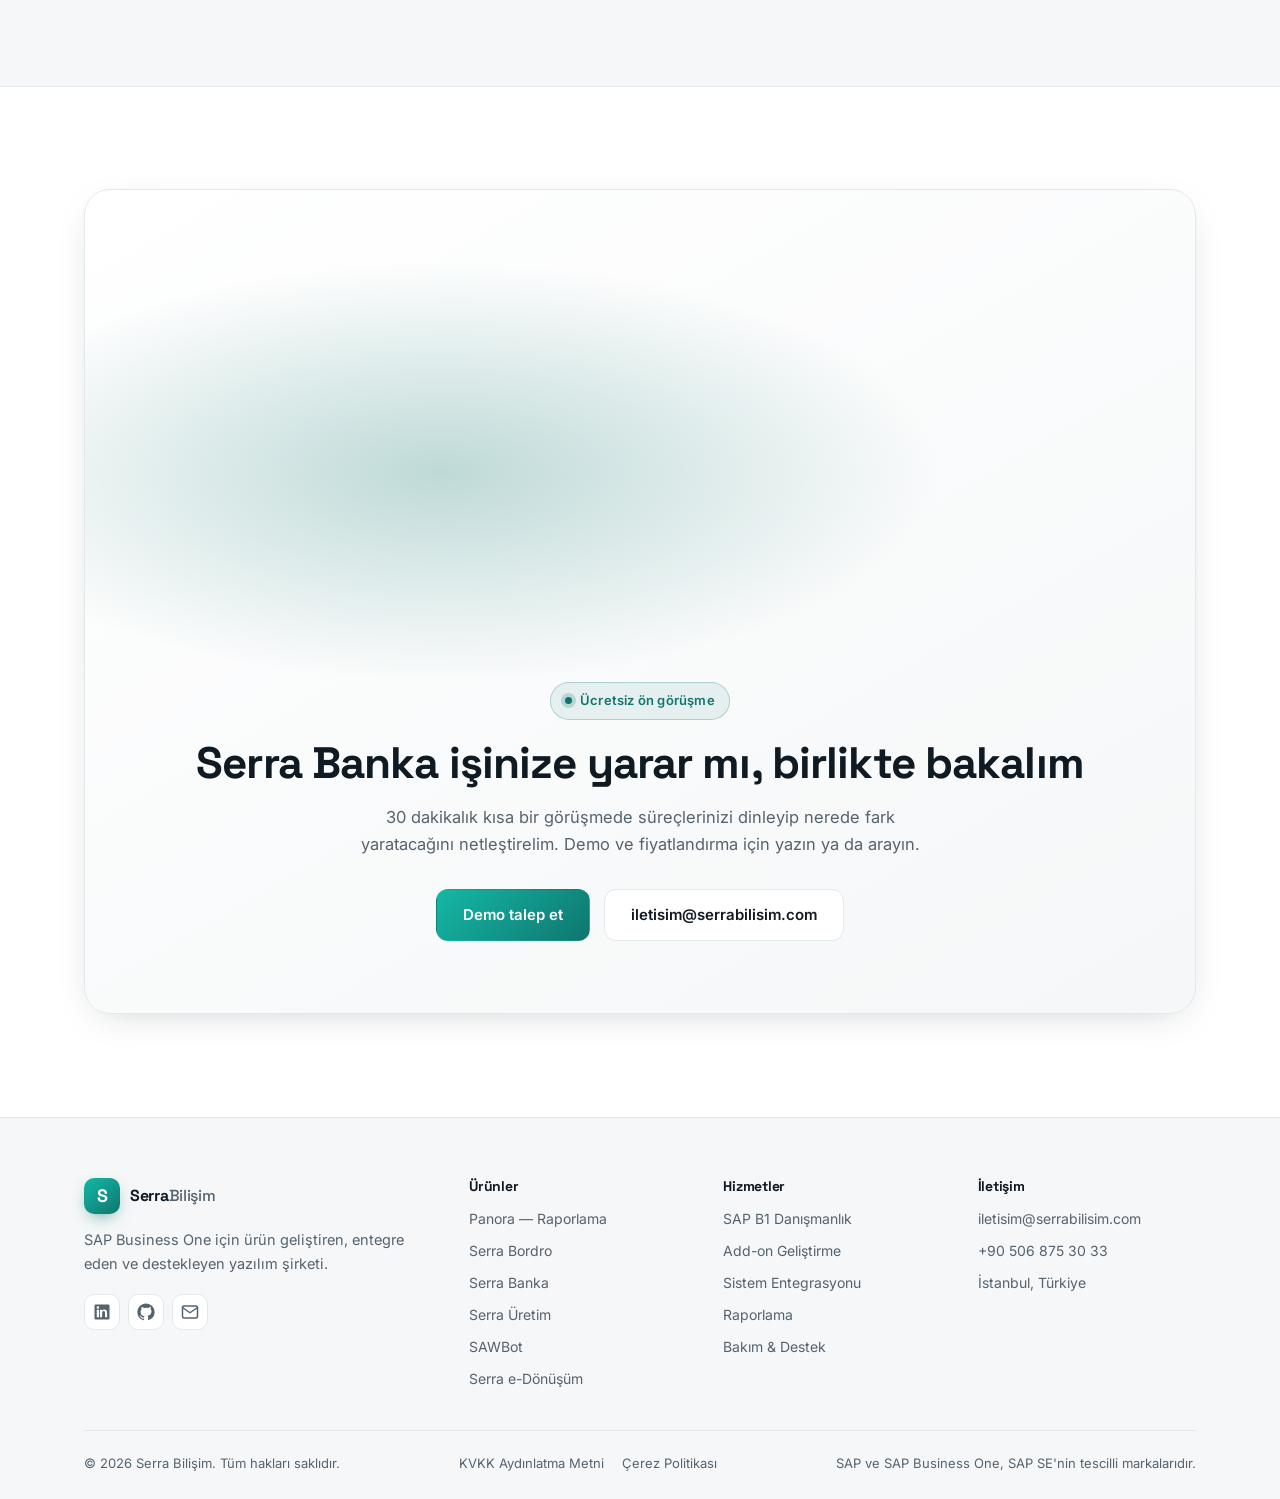
<file: urunler/serra-banka/index.html>
<!DOCTYPE html>
<html lang="tr">
<head>
  <meta charset="UTF-8" />
  <meta name="viewport" content="width=device-width, initial-scale=1.0" />
  <title>Serra Banka — SAP Business One Banka Entegrasyonu ve Mutabakat — Serra Bilişim</title>
  <meta name="description" content="Banka ekstrelerini SAP Business One’a otomatik aktarın, ödeme talimatlarını SAP’tan gönderin, mutabakatı kural tabanlı otomatik eşleştirin. DBS, POS ve çoklu banka desteği." />
  <meta name="author" content="Serra Bilişim" />
  <meta name="theme-color" content="#0f766e" />
  <link rel="canonical" href="https://serrabilisim.com/urunler/serra-banka/" />

  <!-- Open Graph -->
  <meta property="og:type" content="website" />
  <meta property="og:site_name" content="Serra Bilişim" />
  <meta property="og:locale" content="tr_TR" />
  <meta property="og:url" content="https://serrabilisim.com/urunler/serra-banka/" />
  <meta property="og:title" content="Serra Banka — SAP Business One Banka Entegrasyonu ve Mutabakat" />
  <meta property="og:description" content="Banka ekstrelerini SAP Business One’a otomatik aktarın, ödeme talimatlarını SAP’tan gönderin, mutabakatı kural tabanlı otomatik eşleştirin. DBS, POS ve çoklu banka desteği." />
  <meta name="twitter:card" content="summary_large_image" />

<link rel="preconnect" href="https://fonts.googleapis.com" />
  <link rel="preconnect" href="https://fonts.gstatic.com" crossorigin />
  <link href="https://fonts.googleapis.com/css2?family=Inter:wght@400;500;600;700;800&family=Space+Grotesk:wght@500;600;700&display=swap" rel="stylesheet" />
  <link rel="stylesheet" href="../../styles.css" />
  <link rel="icon" href="data:image/svg+xml,<svg xmlns='http://www.w3.org/2000/svg' viewBox='0 0 100 100'><defs><linearGradient id='g' x1='0' y1='0' x2='1' y2='1'><stop offset='0' stop-color='%2314b8a6'/><stop offset='1' stop-color='%230f766e'/></linearGradient></defs><rect width='100' height='100' rx='24' fill='url(%23g)'/><text x='50' y='69' font-size='50' font-family='Arial' font-weight='bold' fill='white' text-anchor='middle'>S</text></svg>" />

  <script type="application/ld+json">
  {
    "@context": "https://schema.org",
    "@graph": [
      {
        "@type": "SoftwareApplication",
        "name": "Serra Banka",
        "url": "https://serrabilisim.com/urunler/serra-banka/",
        "applicationCategory": "BusinessApplication",
        "operatingSystem": "Web",
        "inLanguage": "tr-TR",
        "description": "Banka ekstrelerini SAP Business One’a otomatik aktaran banka entegrasyon çözümü.",
        "publisher": { "@type": "Organization", "@id": "https://serrabilisim.com/#org", "name": "Serra Bilişim", "url": "https://serrabilisim.com/" }
      },
      {
        "@type": "BreadcrumbList",
        "itemListElement": [
          { "@type": "ListItem", "position": 1, "name": "Ana sayfa", "item": "https://serrabilisim.com/" },
          { "@type": "ListItem", "position": 2, "name": "Ürünler", "item": "https://serrabilisim.com/#urunler" },
          { "@type": "ListItem", "position": 3, "name": "Serra Banka", "item": "https://serrabilisim.com/urunler/serra-banka/" }
        ]
      }
    ]
  }
  </script>
</head>
<body>
  <a class="skip" href="#icerik">İçeriğe geç</a>

  <header class="nav" id="nav">
    <div class="container nav__inner">
      <a href="../../index.html#top" class="nav__brand">
        <span class="nav__mark">S</span>
        <span class="nav__name">Serra<span>Bilişim</span></span>
      </a>

      <nav class="nav__links" id="navLinks">
        <a href="../../index.html#urunler">Ürünler</a>
        <a href="../../index.html#hizmetler">Hizmetler</a>
        <a href="../../index.html#neden">Neden Serra</a>
        <a href="../../index.html#hakkimizda">Hakkımızda</a>
        <a href="../../index.html#iletisim">İletişim</a>
        <a class="btn btn--primary btn--sm nav__cta" href="../../index.html#iletisim">Demo talep et</a>
      </nav>

      <div class="nav__tools">
        <button class="theme-toggle" id="themeToggle" aria-label="Temayı değiştir">
          <svg class="theme-toggle__sun" width="18" height="18" viewBox="0 0 24 24" fill="none" stroke="currentColor" stroke-width="2" stroke-linecap="round"><circle cx="12" cy="12" r="4"/><path d="M12 2v2M12 20v2M4.9 4.9l1.4 1.4M17.7 17.7l1.4 1.4M2 12h2M20 12h2M4.9 19.1l1.4-1.4M17.7 6.3l1.4-1.4"/></svg>
          <svg class="theme-toggle__moon" width="18" height="18" viewBox="0 0 24 24" fill="none" stroke="currentColor" stroke-width="2" stroke-linecap="round" stroke-linejoin="round"><path d="M21 12.8A9 9 0 1 1 11.2 3a7 7 0 0 0 9.8 9.8z"/></svg>
        </button>
        <button class="burger" id="burger" aria-label="Menü" aria-expanded="false">
          <span></span><span></span><span></span>
        </button>
      </div>
    </div>
  </header>

  <main id="icerik">
    <section class="section">
      <div class="container">
        <nav class="crumbs" aria-label="Site haritası">
          <a href="../../index.html">Ana sayfa</a>
          <span aria-hidden="true">/</span>
          <a href="../../index.html#urunler">Ürünler</a>
          <span aria-hidden="true">/</span>
          <span aria-current="page">Serra Banka</span>
        </nav>

        <div class="products">
          <article class="pcard" style="--p:#2563eb">
            <div class="pcard__visual">
              <div class="mock mock--mini">
                <div class="mock__bar"><i></i><i></i><i></i><span>Banka Entegrasyonu</span></div>
                <div class="mock__body">
                  <div class="flow">
                    <span class="flow__n">SAP B1</span>
                    <span class="flow__arrow"><em></em><em></em></span>
                    <span class="flow__n">Banka</span>
                  </div>
                  <div class="rows">
                    <div class="row"><span class="row__t">Ziraat · Ödeme Talimatı</span><span class="pill pill--ok">Gönderildi</span></div>
                    <div class="row"><span class="row__t">Kuveyt Türk · Ekstre</span><span class="pill pill--info">Eşleşti</span></div>
                    <div class="row"><span class="row__t">ING · DBS Tahsilat</span><span class="pill pill--ok">Kapandı</span></div>
                    <div class="row"><span class="row__t">Mutabakat Farkı</span><span class="pill pill--warn">2 kayıt</span></div>
                  </div>
                  <div class="meter"><span style="--w:94%"></span></div>
                  <span class="meter__l">Otomatik eşleşme oranı %94</span>
                </div>
              </div>
            </div>
            <div class="pcard__body">
              <span class="pcard__kicker">Finans &amp; Hazine</span>
              <h1>Serra Banka — SAP Business One banka entegrasyonu</h1>
              <p>Banka ile SAP Business One arasındaki tüm para trafiğini otomatikleştirir. Ekstreler otomatik iner, ödeme talimatları SAP'tan çıkar, mutabakat kendiliğinden eşleşir.</p>
              <ul class="pcard__feats">
                <li>Otomatik hesap ekstresi çekme ve muhasebe eşleştirme</li>
                <li>Toplu ödeme ve maaş talimatı gönderimi</li>
                <li>DBS, doğrudan borçlandırma ve tahsilat servisleri</li>
                <li>POS, sanal POS ve bulut tahsilat entegrasyonları</li>
                <li>Çoklu banka, çoklu firma ve çoklu döviz desteği</li>
                <li>Kural tabanlı otomatik muhasebe kaydı üretimi</li>
              </ul>
              <div class="tags tags--sm">
                <span>SAP Add-on</span><span>Mutabakat</span><span>DBS</span><span>Sanal POS</span>
              </div>
              <div class="pcard__cta">
                <a class="btn btn--primary btn--sm" href="../../index.html#iletisim">Demo talep et</a>
                <a class="btn btn--ghost btn--sm" href="tel:+905068753033">+90 506 875 30 33</a>
              </div>
            </div>
          </article>
        </div>
      </div>
    </section>

    <section class="section section--alt">
      <div class="container">
        <div class="section__head section__head--center">
          <span class="section__tag">Diğer ürünler</span>
          <h2>SAP Business One’ı tamamlayan çözümler</h2>
          <p class="section__sub">Ürünler tek başına ya da birlikte kullanılabilir.</p>
        </div>
        <div class="services">
          <a class="scard scard--link" href="../panora/" style="--p:#06b6d4">
            <span class="pcard__kicker">Raporlama &amp; İş Zekâsı</span>
            <h3>Panora</h3>
            <p>SAP Business One verisini tek ekranda toplayan raporlama ve iş zekâsı panosu.</p>
          </a>
          <a class="scard scard--link" href="../serra-bordro/" style="--p:#0f766e">
            <span class="pcard__kicker">Bordro &amp; İnsan Kaynakları</span>
            <h3>Serra Bordro</h3>
            <p>SAP Business One ile entegre çalışan, Türkiye mevzuatına uyumlu bordro ve İK portalı.</p>
          </a>
          <a class="scard scard--link" href="../serra-uretim/" style="--p:#d97706">
            <span class="pcard__kicker">Üretim &amp; Kalite</span>
            <h3>Serra Üretim</h3>
            <p>SAP Business One için saha odaklı üretim takip ve kalite yönetim çözümü.</p>
          </a>
          <a class="scard scard--link" href="../sawbot/" style="--p:#16a34a">
            <span class="pcard__kicker">Yapay Zekâ Asistanı</span>
            <h3>SAWBot</h3>
            <p>SAP Business One verisini WhatsApp üzerinden sorgulayan yapay zekâ asistanı.</p>
          </a>
          <a class="scard scard--link" href="../serra-e-donusum/" style="--p:#7c3aed">
            <span class="pcard__kicker">e-Dönüşüm</span>
            <h3>Serra e-Dönüşüm</h3>
            <p>SAP Business One için e-Fatura, e-Arşiv, e-İrsaliye ve e-Defter entegrasyonu.</p>
          </a>
        </div>
      </div>
    </section>

    <section class="section">
      <div class="container">
        <div class="cta">
          <div class="cta__glow" aria-hidden="true"></div>
          <span class="badge badge--light"><span class="badge__dot"></span> Ücretsiz ön görüşme</span>
          <h2>Serra Banka işinize yarar mı, birlikte bakalım</h2>
          <p>30 dakikalık kısa bir görüşmede süreçlerinizi dinleyip nerede fark yaratacağını netleştirelim. Demo ve fiyatlandırma için yazın ya da arayın.</p>
          <div class="cta__actions">
            <a class="btn btn--primary" href="../../index.html#iletisim">Demo talep et</a>
            <a class="btn btn--ghost" href="mailto:iletisim@serrabilisim.com">iletisim@serrabilisim.com</a>
          </div>
        </div>
      </div>
    </section>
  </main>

  <footer class="footer">
    <div class="container">
      <div class="footer__grid">
        <div class="footer__brand">
          <a href="../../index.html#top" class="nav__brand">
            <span class="nav__mark">S</span>
            <span class="nav__name">Serra<span>Bilişim</span></span>
          </a>
          <p>SAP Business One için ürün geliştiren, entegre eden ve destekleyen yazılım şirketi.</p>
          <div class="footer__socials">
            <a href="https://www.linkedin.com/in/vahitergin" target="_blank" rel="noopener" aria-label="LinkedIn"><svg width="18" height="18" viewBox="0 0 24 24" fill="currentColor"><path d="M20.5 2h-17A1.5 1.5 0 0 0 2 3.5v17A1.5 1.5 0 0 0 3.5 22h17a1.5 1.5 0 0 0 1.5-1.5v-17A1.5 1.5 0 0 0 20.5 2zM8 19H5V9h3zM6.5 7.7a1.7 1.7 0 1 1 0-3.4 1.7 1.7 0 0 1 0 3.4zM19 19h-3v-5.3c0-1.3 0-2.9-1.8-2.9s-2 1.4-2 2.8V19h-3V9h2.9v1.4h.04c.4-.8 1.4-1.6 2.9-1.6 3.1 0 3.7 2 3.7 4.7z"/></svg></a>
            <a href="https://github.com/VahitErgin" target="_blank" rel="noopener" aria-label="GitHub"><svg width="18" height="18" viewBox="0 0 24 24" fill="currentColor"><path d="M12 .5C5.7.5.5 5.7.5 12a11.5 11.5 0 0 0 7.9 10.9c.6.1.8-.2.8-.5v-1.7c-3.2.7-3.9-1.5-3.9-1.5-.5-1.3-1.3-1.7-1.3-1.7-1.1-.7.1-.7.1-.7 1.2.1 1.8 1.2 1.8 1.2 1 1.8 2.8 1.3 3.5 1 .1-.8.4-1.3.7-1.6-2.6-.3-5.3-1.3-5.3-5.7 0-1.3.5-2.3 1.2-3.1-.1-.3-.5-1.5.1-3.1 0 0 1-.3 3.3 1.2a11.5 11.5 0 0 1 6 0C17 4.6 18 4.9 18 4.9c.6 1.6.2 2.8.1 3.1.8.8 1.2 1.8 1.2 3.1 0 4.4-2.7 5.4-5.3 5.7.4.4.8 1.1.8 2.2v3.3c0 .3.2.6.8.5A11.5 11.5 0 0 0 23.5 12C23.5 5.7 18.3.5 12 .5z"/></svg></a>
            <a href="mailto:iletisim@serrabilisim.com" aria-label="E-posta"><svg width="18" height="18" viewBox="0 0 24 24" fill="none" stroke="currentColor" stroke-width="2" stroke-linecap="round" stroke-linejoin="round"><rect x="2" y="4" width="20" height="16" rx="2"/><path d="m2 6 10 7L22 6"/></svg></a>
          </div>
        </div>
        <div class="footer__col">
          <h4>Ürünler</h4>
          <a href="../panora/">Panora — Raporlama</a>
          <a href="../serra-bordro/">Serra Bordro</a>
          <a href="../serra-banka/">Serra Banka</a>
          <a href="../serra-uretim/">Serra Üretim</a>
          <a href="../sawbot/">SAWBot</a>
          <a href="../serra-e-donusum/">Serra e-Dönüşüm</a>
        </div>
        <div class="footer__col">
          <h4>Hizmetler</h4>
          <a href="../../index.html#hizmetler">SAP B1 Danışmanlık</a>
          <a href="../../index.html#hizmetler">Add-on Geliştirme</a>
          <a href="../../index.html#hizmetler">Sistem Entegrasyonu</a>
          <a href="../../index.html#hizmetler">Raporlama</a>
          <a href="../../index.html#hizmetler">Bakım &amp; Destek</a>
        </div>
        <div class="footer__col">
          <h4>İletişim</h4>
          <a href="mailto:iletisim@serrabilisim.com">iletisim@serrabilisim.com</a>
          <a href="tel:+905068753033">+90 506 875 30 33</a>
          <span>İstanbul, Türkiye</span>
        </div>
      </div>
      <div class="footer__bottom">
        <span>© <span id="year"></span> Serra Bilişim. Tüm hakları saklıdır.</span>
        <span class="footer__legal">
          <a href="../../gizlilik.html">KVKK Aydınlatma Metni</a>
          <a href="../../gizlilik.html#cerez">Çerez Politikası</a>
        </span>
        <span>SAP ve SAP Business One, SAP SE'nin tescilli markalarıdır.</span>
      </div>
    </div>
  </footer>

  <script src="../../script.js"></script>
</body>
</html>
</file>
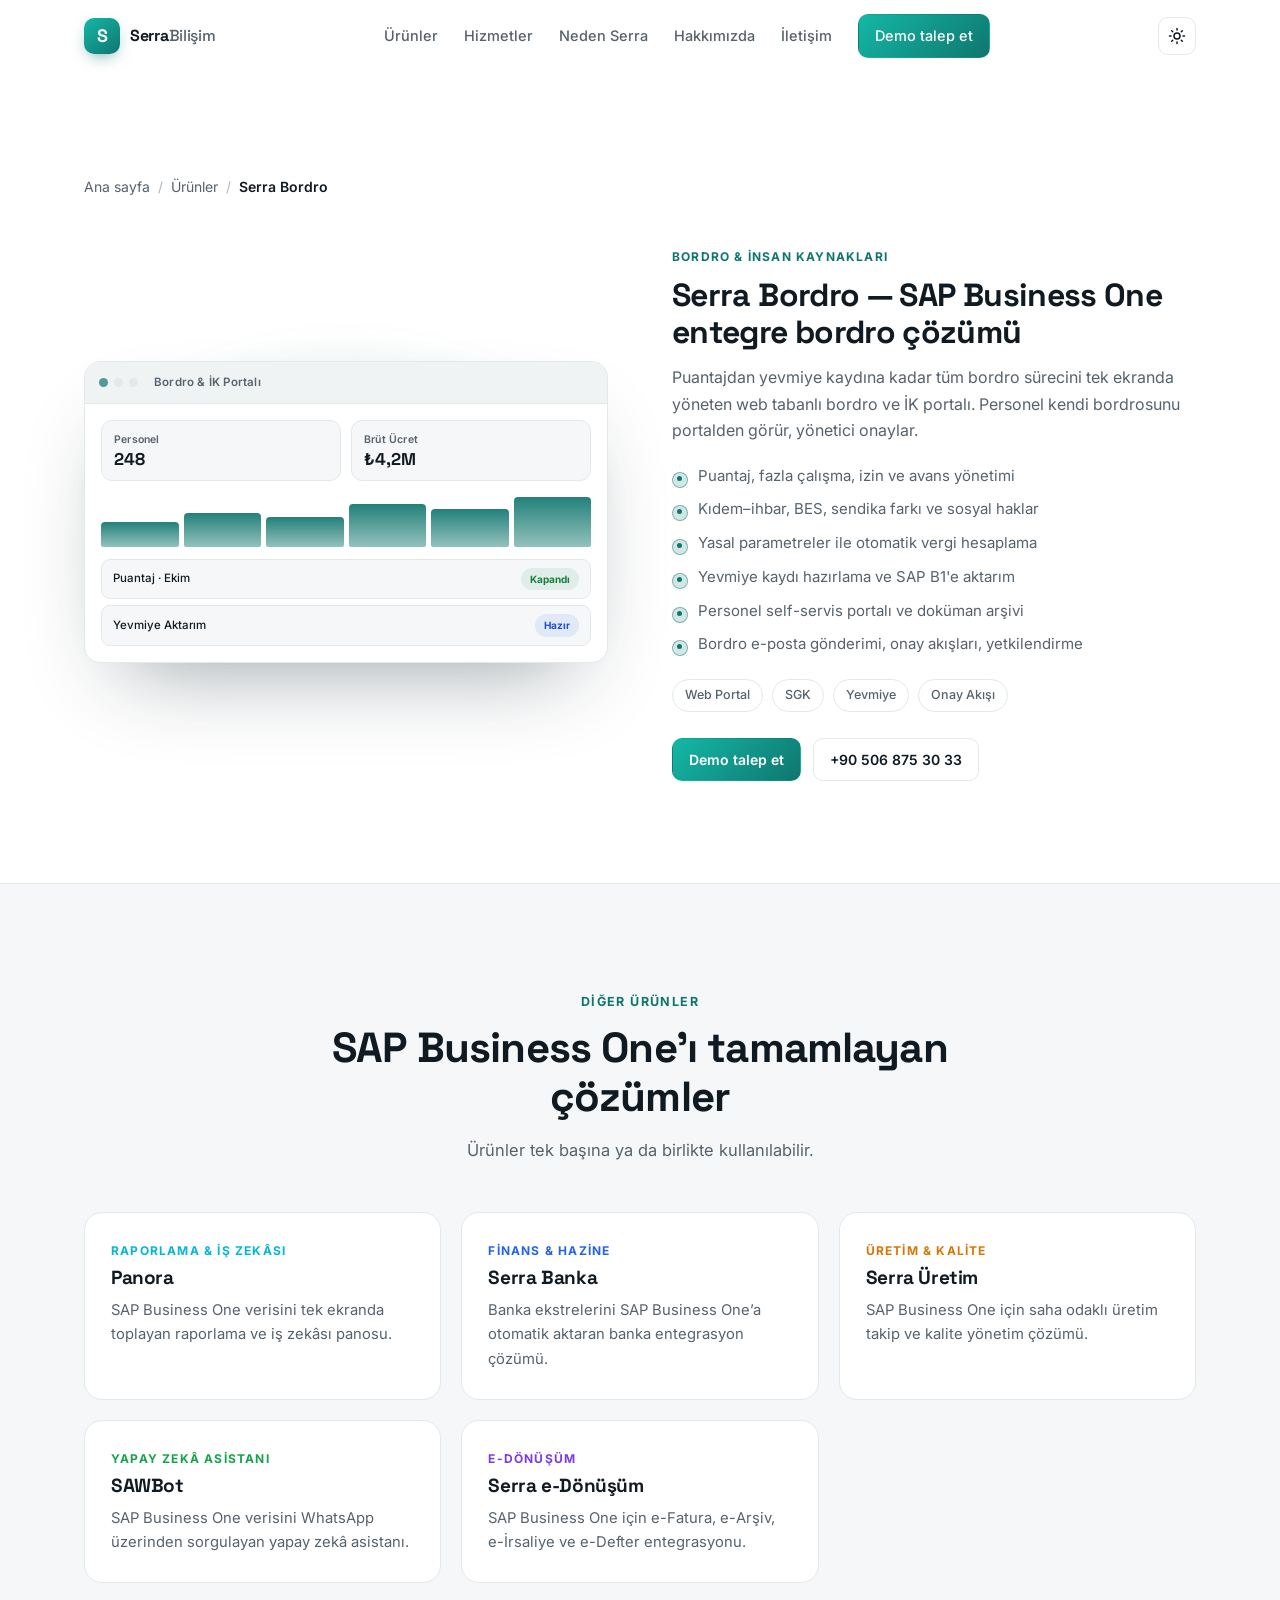
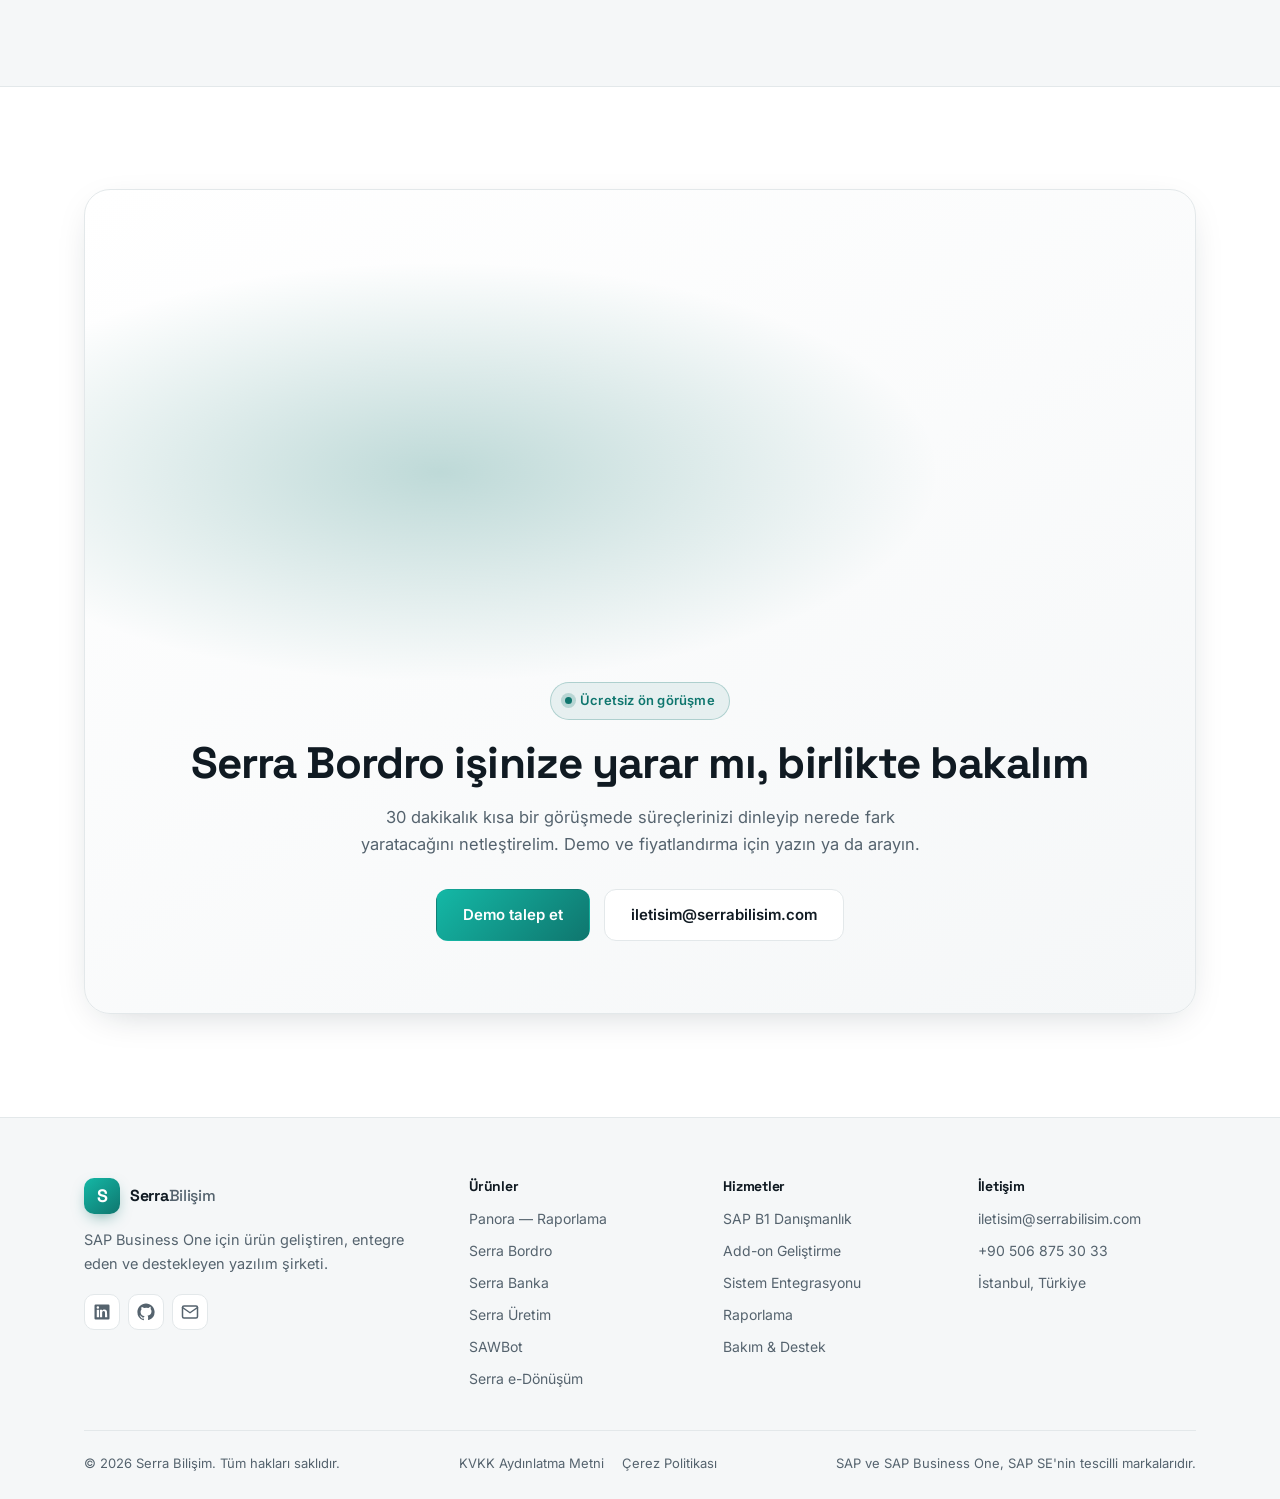
<file: urunler/serra-bordro/index.html>
<!DOCTYPE html>
<html lang="tr">
<head>
  <meta charset="UTF-8" />
  <meta name="viewport" content="width=device-width, initial-scale=1.0" />
  <title>Serra Bordro — SAP Business One Entegre Bordro ve İK Portalı — Serra Bilişim</title>
  <meta name="description" content="Puantajdan yevmiye kaydına kadar bordro sürecini tek ekranda yöneten, SAP Business One ile entegre, Türkiye mevzuatına uyumlu web tabanlı bordro ve İK portalı." />
  <meta name="author" content="Serra Bilişim" />
  <meta name="theme-color" content="#0f766e" />
  <link rel="canonical" href="https://serrabilisim.com/urunler/serra-bordro/" />

  <!-- Open Graph -->
  <meta property="og:type" content="website" />
  <meta property="og:site_name" content="Serra Bilişim" />
  <meta property="og:locale" content="tr_TR" />
  <meta property="og:url" content="https://serrabilisim.com/urunler/serra-bordro/" />
  <meta property="og:title" content="Serra Bordro — SAP Business One Entegre Bordro ve İK Portalı" />
  <meta property="og:description" content="Puantajdan yevmiye kaydına kadar bordro sürecini tek ekranda yöneten, SAP Business One ile entegre, Türkiye mevzuatına uyumlu web tabanlı bordro ve İK portalı." />
  <meta name="twitter:card" content="summary_large_image" />

<link rel="preconnect" href="https://fonts.googleapis.com" />
  <link rel="preconnect" href="https://fonts.gstatic.com" crossorigin />
  <link href="https://fonts.googleapis.com/css2?family=Inter:wght@400;500;600;700;800&family=Space+Grotesk:wght@500;600;700&display=swap" rel="stylesheet" />
  <link rel="stylesheet" href="../../styles.css" />
  <link rel="icon" href="data:image/svg+xml,<svg xmlns='http://www.w3.org/2000/svg' viewBox='0 0 100 100'><defs><linearGradient id='g' x1='0' y1='0' x2='1' y2='1'><stop offset='0' stop-color='%2314b8a6'/><stop offset='1' stop-color='%230f766e'/></linearGradient></defs><rect width='100' height='100' rx='24' fill='url(%23g)'/><text x='50' y='69' font-size='50' font-family='Arial' font-weight='bold' fill='white' text-anchor='middle'>S</text></svg>" />

  <script type="application/ld+json">
  {
    "@context": "https://schema.org",
    "@graph": [
      {
        "@type": "SoftwareApplication",
        "name": "Serra Bordro",
        "url": "https://serrabilisim.com/urunler/serra-bordro/",
        "applicationCategory": "BusinessApplication",
        "operatingSystem": "Web",
        "inLanguage": "tr-TR",
        "description": "SAP Business One ile entegre çalışan, Türkiye mevzuatına uyumlu bordro ve İK portalı.",
        "publisher": { "@type": "Organization", "@id": "https://serrabilisim.com/#org", "name": "Serra Bilişim", "url": "https://serrabilisim.com/" }
      },
      {
        "@type": "BreadcrumbList",
        "itemListElement": [
          { "@type": "ListItem", "position": 1, "name": "Ana sayfa", "item": "https://serrabilisim.com/" },
          { "@type": "ListItem", "position": 2, "name": "Ürünler", "item": "https://serrabilisim.com/#urunler" },
          { "@type": "ListItem", "position": 3, "name": "Serra Bordro", "item": "https://serrabilisim.com/urunler/serra-bordro/" }
        ]
      }
    ]
  }
  </script>
</head>
<body>
  <a class="skip" href="#icerik">İçeriğe geç</a>

  <header class="nav" id="nav">
    <div class="container nav__inner">
      <a href="../../index.html#top" class="nav__brand">
        <span class="nav__mark">S</span>
        <span class="nav__name">Serra<span>Bilişim</span></span>
      </a>

      <nav class="nav__links" id="navLinks">
        <a href="../../index.html#urunler">Ürünler</a>
        <a href="../../index.html#hizmetler">Hizmetler</a>
        <a href="../../index.html#neden">Neden Serra</a>
        <a href="../../index.html#hakkimizda">Hakkımızda</a>
        <a href="../../index.html#iletisim">İletişim</a>
        <a class="btn btn--primary btn--sm nav__cta" href="../../index.html#iletisim">Demo talep et</a>
      </nav>

      <div class="nav__tools">
        <button class="theme-toggle" id="themeToggle" aria-label="Temayı değiştir">
          <svg class="theme-toggle__sun" width="18" height="18" viewBox="0 0 24 24" fill="none" stroke="currentColor" stroke-width="2" stroke-linecap="round"><circle cx="12" cy="12" r="4"/><path d="M12 2v2M12 20v2M4.9 4.9l1.4 1.4M17.7 17.7l1.4 1.4M2 12h2M20 12h2M4.9 19.1l1.4-1.4M17.7 6.3l1.4-1.4"/></svg>
          <svg class="theme-toggle__moon" width="18" height="18" viewBox="0 0 24 24" fill="none" stroke="currentColor" stroke-width="2" stroke-linecap="round" stroke-linejoin="round"><path d="M21 12.8A9 9 0 1 1 11.2 3a7 7 0 0 0 9.8 9.8z"/></svg>
        </button>
        <button class="burger" id="burger" aria-label="Menü" aria-expanded="false">
          <span></span><span></span><span></span>
        </button>
      </div>
    </div>
  </header>

  <main id="icerik">
    <section class="section">
      <div class="container">
        <nav class="crumbs" aria-label="Site haritası">
          <a href="../../index.html">Ana sayfa</a>
          <span aria-hidden="true">/</span>
          <a href="../../index.html#urunler">Ürünler</a>
          <span aria-hidden="true">/</span>
          <span aria-current="page">Serra Bordro</span>
        </nav>

        <div class="products">
          <article class="pcard" style="--p:#0f766e">
            <div class="pcard__visual">
              <div class="mock mock--mini">
                <div class="mock__bar"><i></i><i></i><i></i><span>Bordro &amp; İK Portalı</span></div>
                <div class="mock__body">
                  <div class="kpis kpis--2">
                    <div class="kpi"><span class="kpi__l">Personel</span><strong class="kpi__v">248</strong></div>
                    <div class="kpi"><span class="kpi__l">Brüt Ücret</span><strong class="kpi__v">₺4,2M</strong></div>
                  </div>
                  <div class="bars bars--sm">
                    <i style="--h:46%"></i><i style="--h:62%"></i><i style="--h:54%"></i><i style="--h:78%"></i><i style="--h:70%"></i><i style="--h:92%"></i>
                  </div>
                  <div class="rows">
                    <div class="row"><span class="row__t">Puantaj · Ekim</span><span class="pill pill--ok">Kapandı</span></div>
                    <div class="row"><span class="row__t">Yevmiye Aktarım</span><span class="pill pill--info">Hazır</span></div>
                  </div>
                </div>
              </div>
            </div>
            <div class="pcard__body">
              <span class="pcard__kicker">Bordro &amp; İnsan Kaynakları</span>
              <h1>Serra Bordro — SAP Business One entegre bordro çözümü</h1>
              <p>Puantajdan yevmiye kaydına kadar tüm bordro sürecini tek ekranda yöneten web tabanlı bordro ve İK portalı. Personel kendi bordrosunu portalden görür, yönetici onaylar.</p>
              <ul class="pcard__feats">
                <li>Puantaj, fazla çalışma, izin ve avans yönetimi</li>
                <li>Kıdem–ihbar, BES, sendika farkı ve sosyal haklar</li>
                <li>Yasal parametreler ile otomatik vergi hesaplama</li>
                <li>Yevmiye kaydı hazırlama ve SAP B1'e aktarım</li>
                <li>Personel self-servis portalı ve doküman arşivi</li>
                <li>Bordro e-posta gönderimi, onay akışları, yetkilendirme</li>
              </ul>
              <div class="tags tags--sm">
                <span>Web Portal</span><span>SGK</span><span>Yevmiye</span><span>Onay Akışı</span>
              </div>
              <div class="pcard__cta">
                <a class="btn btn--primary btn--sm" href="../../index.html#iletisim">Demo talep et</a>
                <a class="btn btn--ghost btn--sm" href="tel:+905068753033">+90 506 875 30 33</a>
              </div>
            </div>
          </article>
        </div>
      </div>
    </section>

    <section class="section section--alt">
      <div class="container">
        <div class="section__head section__head--center">
          <span class="section__tag">Diğer ürünler</span>
          <h2>SAP Business One’ı tamamlayan çözümler</h2>
          <p class="section__sub">Ürünler tek başına ya da birlikte kullanılabilir.</p>
        </div>
        <div class="services">
          <a class="scard scard--link" href="../panora/" style="--p:#06b6d4">
            <span class="pcard__kicker">Raporlama &amp; İş Zekâsı</span>
            <h3>Panora</h3>
            <p>SAP Business One verisini tek ekranda toplayan raporlama ve iş zekâsı panosu.</p>
          </a>
          <a class="scard scard--link" href="../serra-banka/" style="--p:#2563eb">
            <span class="pcard__kicker">Finans &amp; Hazine</span>
            <h3>Serra Banka</h3>
            <p>Banka ekstrelerini SAP Business One’a otomatik aktaran banka entegrasyon çözümü.</p>
          </a>
          <a class="scard scard--link" href="../serra-uretim/" style="--p:#d97706">
            <span class="pcard__kicker">Üretim &amp; Kalite</span>
            <h3>Serra Üretim</h3>
            <p>SAP Business One için saha odaklı üretim takip ve kalite yönetim çözümü.</p>
          </a>
          <a class="scard scard--link" href="../sawbot/" style="--p:#16a34a">
            <span class="pcard__kicker">Yapay Zekâ Asistanı</span>
            <h3>SAWBot</h3>
            <p>SAP Business One verisini WhatsApp üzerinden sorgulayan yapay zekâ asistanı.</p>
          </a>
          <a class="scard scard--link" href="../serra-e-donusum/" style="--p:#7c3aed">
            <span class="pcard__kicker">e-Dönüşüm</span>
            <h3>Serra e-Dönüşüm</h3>
            <p>SAP Business One için e-Fatura, e-Arşiv, e-İrsaliye ve e-Defter entegrasyonu.</p>
          </a>
        </div>
      </div>
    </section>

    <section class="section">
      <div class="container">
        <div class="cta">
          <div class="cta__glow" aria-hidden="true"></div>
          <span class="badge badge--light"><span class="badge__dot"></span> Ücretsiz ön görüşme</span>
          <h2>Serra Bordro işinize yarar mı, birlikte bakalım</h2>
          <p>30 dakikalık kısa bir görüşmede süreçlerinizi dinleyip nerede fark yaratacağını netleştirelim. Demo ve fiyatlandırma için yazın ya da arayın.</p>
          <div class="cta__actions">
            <a class="btn btn--primary" href="../../index.html#iletisim">Demo talep et</a>
            <a class="btn btn--ghost" href="mailto:iletisim@serrabilisim.com">iletisim@serrabilisim.com</a>
          </div>
        </div>
      </div>
    </section>
  </main>

  <footer class="footer">
    <div class="container">
      <div class="footer__grid">
        <div class="footer__brand">
          <a href="../../index.html#top" class="nav__brand">
            <span class="nav__mark">S</span>
            <span class="nav__name">Serra<span>Bilişim</span></span>
          </a>
          <p>SAP Business One için ürün geliştiren, entegre eden ve destekleyen yazılım şirketi.</p>
          <div class="footer__socials">
            <a href="https://www.linkedin.com/in/vahitergin" target="_blank" rel="noopener" aria-label="LinkedIn"><svg width="18" height="18" viewBox="0 0 24 24" fill="currentColor"><path d="M20.5 2h-17A1.5 1.5 0 0 0 2 3.5v17A1.5 1.5 0 0 0 3.5 22h17a1.5 1.5 0 0 0 1.5-1.5v-17A1.5 1.5 0 0 0 20.5 2zM8 19H5V9h3zM6.5 7.7a1.7 1.7 0 1 1 0-3.4 1.7 1.7 0 0 1 0 3.4zM19 19h-3v-5.3c0-1.3 0-2.9-1.8-2.9s-2 1.4-2 2.8V19h-3V9h2.9v1.4h.04c.4-.8 1.4-1.6 2.9-1.6 3.1 0 3.7 2 3.7 4.7z"/></svg></a>
            <a href="https://github.com/VahitErgin" target="_blank" rel="noopener" aria-label="GitHub"><svg width="18" height="18" viewBox="0 0 24 24" fill="currentColor"><path d="M12 .5C5.7.5.5 5.7.5 12a11.5 11.5 0 0 0 7.9 10.9c.6.1.8-.2.8-.5v-1.7c-3.2.7-3.9-1.5-3.9-1.5-.5-1.3-1.3-1.7-1.3-1.7-1.1-.7.1-.7.1-.7 1.2.1 1.8 1.2 1.8 1.2 1 1.8 2.8 1.3 3.5 1 .1-.8.4-1.3.7-1.6-2.6-.3-5.3-1.3-5.3-5.7 0-1.3.5-2.3 1.2-3.1-.1-.3-.5-1.5.1-3.1 0 0 1-.3 3.3 1.2a11.5 11.5 0 0 1 6 0C17 4.6 18 4.9 18 4.9c.6 1.6.2 2.8.1 3.1.8.8 1.2 1.8 1.2 3.1 0 4.4-2.7 5.4-5.3 5.7.4.4.8 1.1.8 2.2v3.3c0 .3.2.6.8.5A11.5 11.5 0 0 0 23.5 12C23.5 5.7 18.3.5 12 .5z"/></svg></a>
            <a href="mailto:iletisim@serrabilisim.com" aria-label="E-posta"><svg width="18" height="18" viewBox="0 0 24 24" fill="none" stroke="currentColor" stroke-width="2" stroke-linecap="round" stroke-linejoin="round"><rect x="2" y="4" width="20" height="16" rx="2"/><path d="m2 6 10 7L22 6"/></svg></a>
          </div>
        </div>
        <div class="footer__col">
          <h4>Ürünler</h4>
          <a href="../panora/">Panora — Raporlama</a>
          <a href="../serra-bordro/">Serra Bordro</a>
          <a href="../serra-banka/">Serra Banka</a>
          <a href="../serra-uretim/">Serra Üretim</a>
          <a href="../sawbot/">SAWBot</a>
          <a href="../serra-e-donusum/">Serra e-Dönüşüm</a>
        </div>
        <div class="footer__col">
          <h4>Hizmetler</h4>
          <a href="../../index.html#hizmetler">SAP B1 Danışmanlık</a>
          <a href="../../index.html#hizmetler">Add-on Geliştirme</a>
          <a href="../../index.html#hizmetler">Sistem Entegrasyonu</a>
          <a href="../../index.html#hizmetler">Raporlama</a>
          <a href="../../index.html#hizmetler">Bakım &amp; Destek</a>
        </div>
        <div class="footer__col">
          <h4>İletişim</h4>
          <a href="mailto:iletisim@serrabilisim.com">iletisim@serrabilisim.com</a>
          <a href="tel:+905068753033">+90 506 875 30 33</a>
          <span>İstanbul, Türkiye</span>
        </div>
      </div>
      <div class="footer__bottom">
        <span>© <span id="year"></span> Serra Bilişim. Tüm hakları saklıdır.</span>
        <span class="footer__legal">
          <a href="../../gizlilik.html">KVKK Aydınlatma Metni</a>
          <a href="../../gizlilik.html#cerez">Çerez Politikası</a>
        </span>
        <span>SAP ve SAP Business One, SAP SE'nin tescilli markalarıdır.</span>
      </div>
    </div>
  </footer>

  <script src="../../script.js"></script>
</body>
</html>
</file>
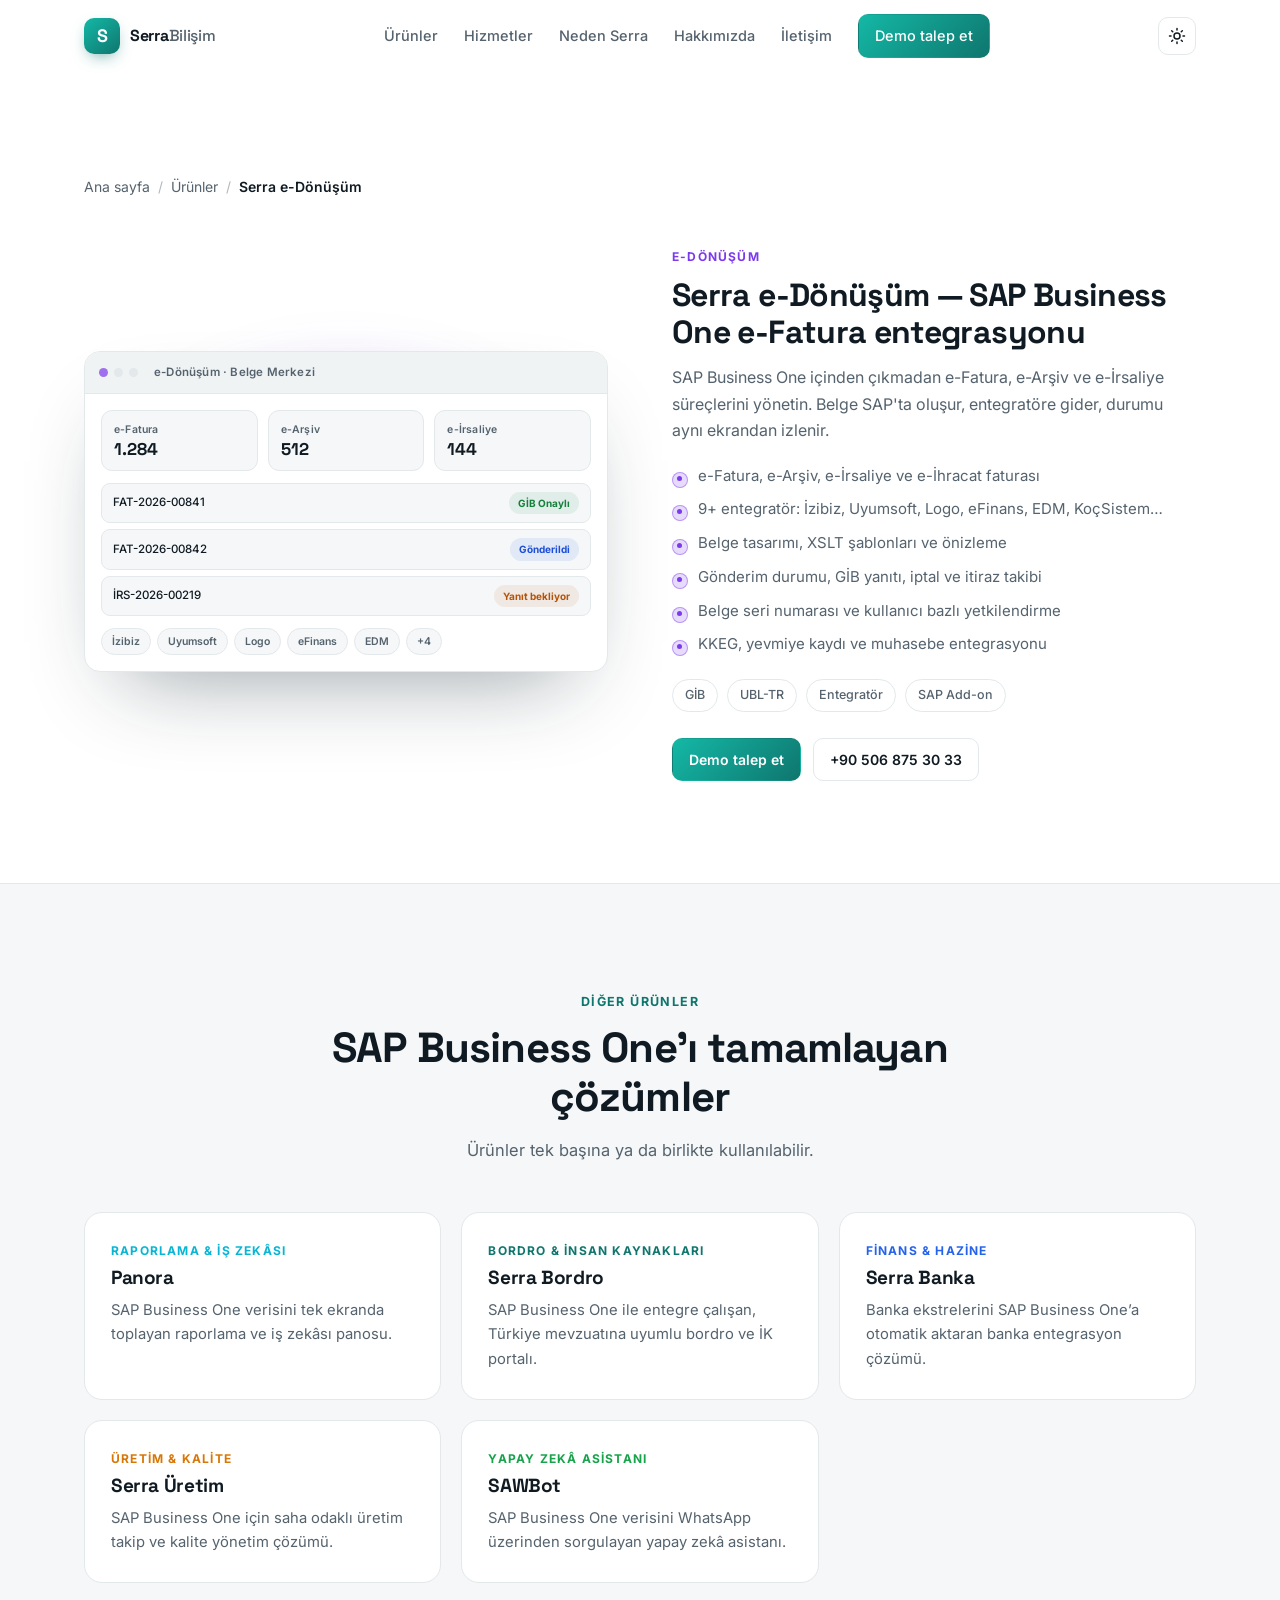
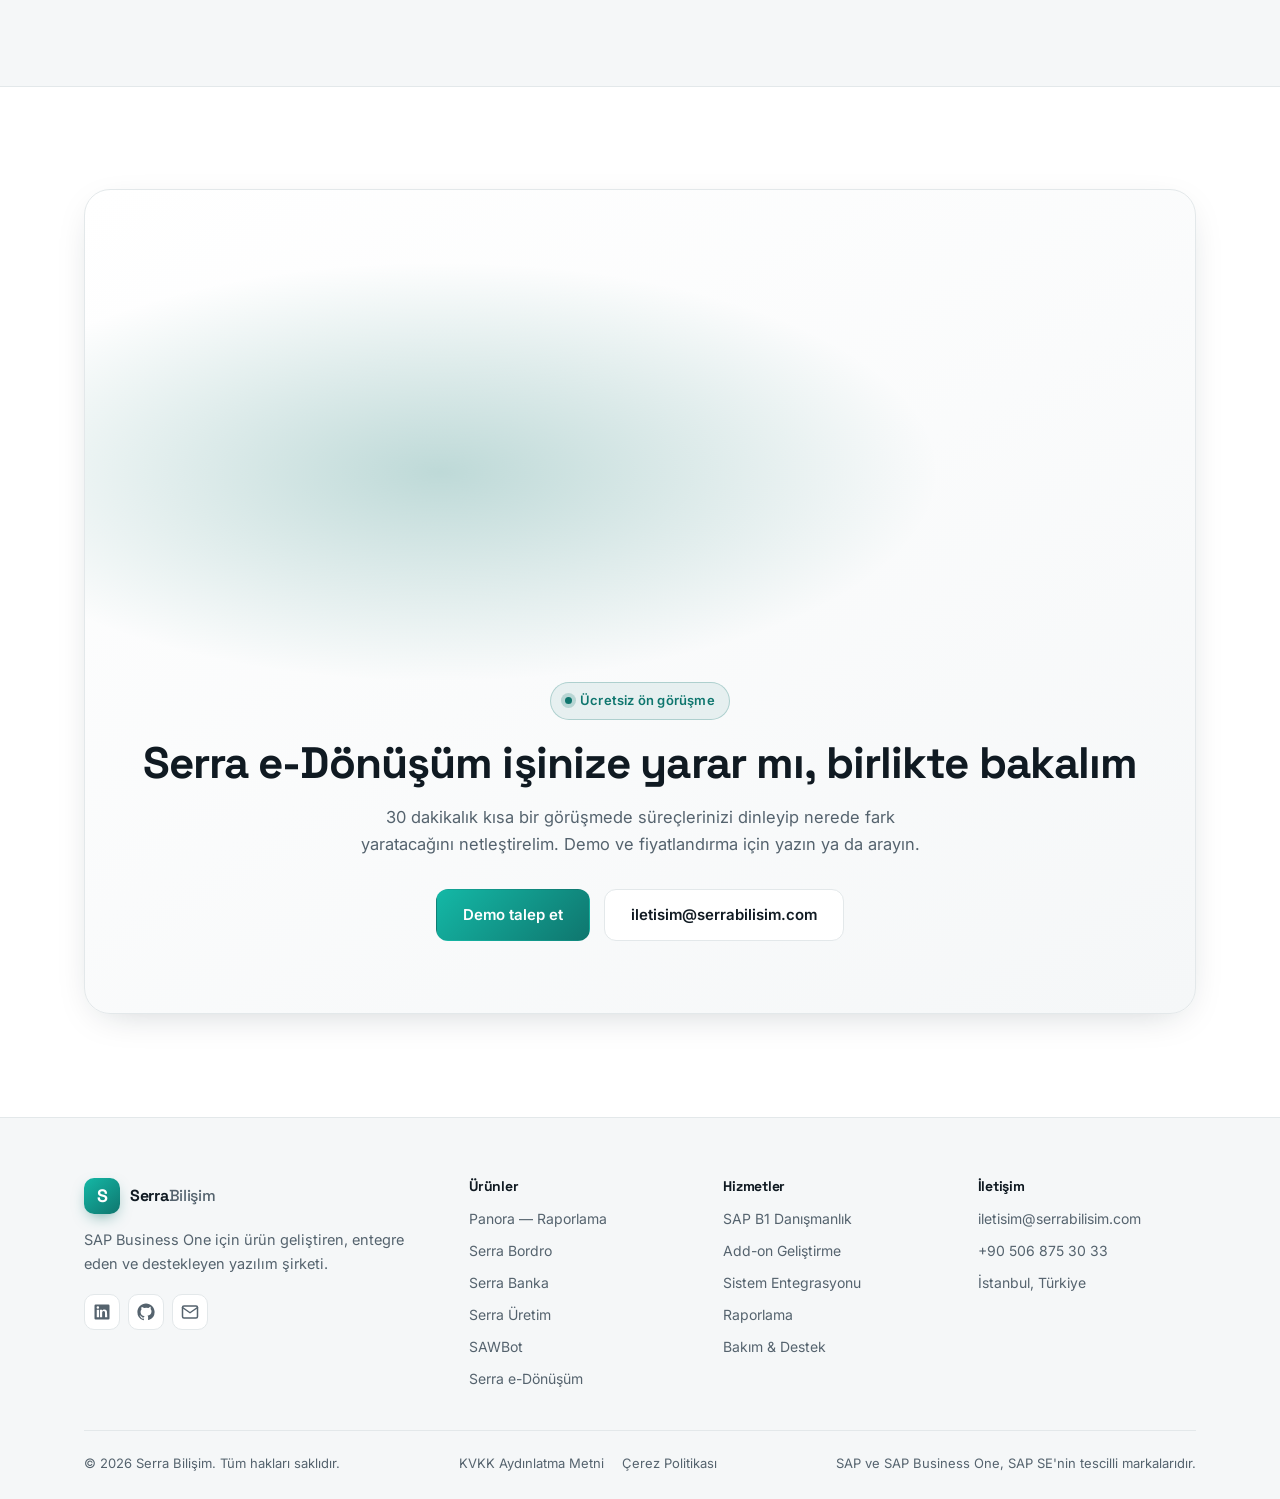
<file: urunler/serra-e-donusum/index.html>
<!DOCTYPE html>
<html lang="tr">
<head>
  <meta charset="UTF-8" />
  <meta name="viewport" content="width=device-width, initial-scale=1.0" />
  <title>Serra e-Dönüşüm — SAP Business One e-Fatura, e-Arşiv ve e-İrsaliye — Serra Bilişim</title>
  <meta name="description" content="SAP Business One içinden çıkmadan e-Fatura, e-Arşiv, e-İrsaliye ve e-İhracat süreçlerini yönetin. 9+ entegratör desteği, GİB yanıt takibi, muhasebe entegrasyonu." />
  <meta name="author" content="Serra Bilişim" />
  <meta name="theme-color" content="#0f766e" />
  <link rel="canonical" href="https://serrabilisim.com/urunler/serra-e-donusum/" />

  <!-- Open Graph -->
  <meta property="og:type" content="website" />
  <meta property="og:site_name" content="Serra Bilişim" />
  <meta property="og:locale" content="tr_TR" />
  <meta property="og:url" content="https://serrabilisim.com/urunler/serra-e-donusum/" />
  <meta property="og:title" content="Serra e-Dönüşüm — SAP Business One e-Fatura, e-Arşiv ve e-İrsaliye" />
  <meta property="og:description" content="SAP Business One içinden çıkmadan e-Fatura, e-Arşiv, e-İrsaliye ve e-İhracat süreçlerini yönetin. 9+ entegratör desteği, GİB yanıt takibi, muhasebe entegrasyonu." />
  <meta name="twitter:card" content="summary_large_image" />

<link rel="preconnect" href="https://fonts.googleapis.com" />
  <link rel="preconnect" href="https://fonts.gstatic.com" crossorigin />
  <link href="https://fonts.googleapis.com/css2?family=Inter:wght@400;500;600;700;800&family=Space+Grotesk:wght@500;600;700&display=swap" rel="stylesheet" />
  <link rel="stylesheet" href="../../styles.css" />
  <link rel="icon" href="data:image/svg+xml,<svg xmlns='http://www.w3.org/2000/svg' viewBox='0 0 100 100'><defs><linearGradient id='g' x1='0' y1='0' x2='1' y2='1'><stop offset='0' stop-color='%2314b8a6'/><stop offset='1' stop-color='%230f766e'/></linearGradient></defs><rect width='100' height='100' rx='24' fill='url(%23g)'/><text x='50' y='69' font-size='50' font-family='Arial' font-weight='bold' fill='white' text-anchor='middle'>S</text></svg>" />

  <script type="application/ld+json">
  {
    "@context": "https://schema.org",
    "@graph": [
      {
        "@type": "SoftwareApplication",
        "name": "Serra e-Dönüşüm",
        "url": "https://serrabilisim.com/urunler/serra-e-donusum/",
        "applicationCategory": "BusinessApplication",
        "operatingSystem": "Web",
        "inLanguage": "tr-TR",
        "description": "SAP Business One için e-Fatura, e-Arşiv, e-İrsaliye ve e-Defter entegrasyonu.",
        "publisher": { "@type": "Organization", "@id": "https://serrabilisim.com/#org", "name": "Serra Bilişim", "url": "https://serrabilisim.com/" }
      },
      {
        "@type": "BreadcrumbList",
        "itemListElement": [
          { "@type": "ListItem", "position": 1, "name": "Ana sayfa", "item": "https://serrabilisim.com/" },
          { "@type": "ListItem", "position": 2, "name": "Ürünler", "item": "https://serrabilisim.com/#urunler" },
          { "@type": "ListItem", "position": 3, "name": "Serra e-Dönüşüm", "item": "https://serrabilisim.com/urunler/serra-e-donusum/" }
        ]
      }
    ]
  }
  </script>
</head>
<body>
  <a class="skip" href="#icerik">İçeriğe geç</a>

  <header class="nav" id="nav">
    <div class="container nav__inner">
      <a href="../../index.html#top" class="nav__brand">
        <span class="nav__mark">S</span>
        <span class="nav__name">Serra<span>Bilişim</span></span>
      </a>

      <nav class="nav__links" id="navLinks">
        <a href="../../index.html#urunler">Ürünler</a>
        <a href="../../index.html#hizmetler">Hizmetler</a>
        <a href="../../index.html#neden">Neden Serra</a>
        <a href="../../index.html#hakkimizda">Hakkımızda</a>
        <a href="../../index.html#iletisim">İletişim</a>
        <a class="btn btn--primary btn--sm nav__cta" href="../../index.html#iletisim">Demo talep et</a>
      </nav>

      <div class="nav__tools">
        <button class="theme-toggle" id="themeToggle" aria-label="Temayı değiştir">
          <svg class="theme-toggle__sun" width="18" height="18" viewBox="0 0 24 24" fill="none" stroke="currentColor" stroke-width="2" stroke-linecap="round"><circle cx="12" cy="12" r="4"/><path d="M12 2v2M12 20v2M4.9 4.9l1.4 1.4M17.7 17.7l1.4 1.4M2 12h2M20 12h2M4.9 19.1l1.4-1.4M17.7 6.3l1.4-1.4"/></svg>
          <svg class="theme-toggle__moon" width="18" height="18" viewBox="0 0 24 24" fill="none" stroke="currentColor" stroke-width="2" stroke-linecap="round" stroke-linejoin="round"><path d="M21 12.8A9 9 0 1 1 11.2 3a7 7 0 0 0 9.8 9.8z"/></svg>
        </button>
        <button class="burger" id="burger" aria-label="Menü" aria-expanded="false">
          <span></span><span></span><span></span>
        </button>
      </div>
    </div>
  </header>

  <main id="icerik">
    <section class="section">
      <div class="container">
        <nav class="crumbs" aria-label="Site haritası">
          <a href="../../index.html">Ana sayfa</a>
          <span aria-hidden="true">/</span>
          <a href="../../index.html#urunler">Ürünler</a>
          <span aria-hidden="true">/</span>
          <span aria-current="page">Serra e-Dönüşüm</span>
        </nav>

        <div class="products">
          <article class="pcard" style="--p:#7c3aed">
            <div class="pcard__visual">
              <div class="mock mock--mini">
                <div class="mock__bar"><i></i><i></i><i></i><span>e-Dönüşüm · Belge Merkezi</span></div>
                <div class="mock__body">
                  <div class="kpis kpis--3">
                    <div class="kpi"><span class="kpi__l">e-Fatura</span><strong class="kpi__v">1.284</strong></div>
                    <div class="kpi"><span class="kpi__l">e-Arşiv</span><strong class="kpi__v">512</strong></div>
                    <div class="kpi"><span class="kpi__l">e-İrsaliye</span><strong class="kpi__v">144</strong></div>
                  </div>
                  <div class="rows">
                    <div class="row"><span class="row__t">FAT-2026-00841</span><span class="pill pill--ok">GİB Onaylı</span></div>
                    <div class="row"><span class="row__t">FAT-2026-00842</span><span class="pill pill--info">Gönderildi</span></div>
                    <div class="row"><span class="row__t">İRS-2026-00219</span><span class="pill pill--warn">Yanıt bekliyor</span></div>
                  </div>
                  <div class="chips">
                    <span>İzibiz</span><span>Uyumsoft</span><span>Logo</span><span>eFinans</span><span>EDM</span><span>+4</span>
                  </div>
                </div>
              </div>
            </div>
            <div class="pcard__body">
              <span class="pcard__kicker">e-Dönüşüm</span>
              <h1>Serra e-Dönüşüm — SAP Business One e-Fatura entegrasyonu</h1>
              <p>SAP Business One içinden çıkmadan e-Fatura, e-Arşiv ve e-İrsaliye süreçlerini yönetin. Belge SAP'ta oluşur, entegratöre gider, durumu aynı ekrandan izlenir.</p>
              <ul class="pcard__feats">
                <li>e-Fatura, e-Arşiv, e-İrsaliye ve e-İhracat faturası</li>
                <li>9+ entegratör: İzibiz, Uyumsoft, Logo, eFinans, EDM, KoçSistem…</li>
                <li>Belge tasarımı, XSLT şablonları ve önizleme</li>
                <li>Gönderim durumu, GİB yanıtı, iptal ve itiraz takibi</li>
                <li>Belge seri numarası ve kullanıcı bazlı yetkilendirme</li>
                <li>KKEG, yevmiye kaydı ve muhasebe entegrasyonu</li>
              </ul>
              <div class="tags tags--sm">
                <span>GİB</span><span>UBL-TR</span><span>Entegratör</span><span>SAP Add-on</span>
              </div>
              <div class="pcard__cta">
                <a class="btn btn--primary btn--sm" href="../../index.html#iletisim">Demo talep et</a>
                <a class="btn btn--ghost btn--sm" href="tel:+905068753033">+90 506 875 30 33</a>
              </div>
            </div>
          </article>
        </div>
      </div>
    </section>

    <section class="section section--alt">
      <div class="container">
        <div class="section__head section__head--center">
          <span class="section__tag">Diğer ürünler</span>
          <h2>SAP Business One’ı tamamlayan çözümler</h2>
          <p class="section__sub">Ürünler tek başına ya da birlikte kullanılabilir.</p>
        </div>
        <div class="services">
          <a class="scard scard--link" href="../panora/" style="--p:#06b6d4">
            <span class="pcard__kicker">Raporlama &amp; İş Zekâsı</span>
            <h3>Panora</h3>
            <p>SAP Business One verisini tek ekranda toplayan raporlama ve iş zekâsı panosu.</p>
          </a>
          <a class="scard scard--link" href="../serra-bordro/" style="--p:#0f766e">
            <span class="pcard__kicker">Bordro &amp; İnsan Kaynakları</span>
            <h3>Serra Bordro</h3>
            <p>SAP Business One ile entegre çalışan, Türkiye mevzuatına uyumlu bordro ve İK portalı.</p>
          </a>
          <a class="scard scard--link" href="../serra-banka/" style="--p:#2563eb">
            <span class="pcard__kicker">Finans &amp; Hazine</span>
            <h3>Serra Banka</h3>
            <p>Banka ekstrelerini SAP Business One’a otomatik aktaran banka entegrasyon çözümü.</p>
          </a>
          <a class="scard scard--link" href="../serra-uretim/" style="--p:#d97706">
            <span class="pcard__kicker">Üretim &amp; Kalite</span>
            <h3>Serra Üretim</h3>
            <p>SAP Business One için saha odaklı üretim takip ve kalite yönetim çözümü.</p>
          </a>
          <a class="scard scard--link" href="../sawbot/" style="--p:#16a34a">
            <span class="pcard__kicker">Yapay Zekâ Asistanı</span>
            <h3>SAWBot</h3>
            <p>SAP Business One verisini WhatsApp üzerinden sorgulayan yapay zekâ asistanı.</p>
          </a>
        </div>
      </div>
    </section>

    <section class="section">
      <div class="container">
        <div class="cta">
          <div class="cta__glow" aria-hidden="true"></div>
          <span class="badge badge--light"><span class="badge__dot"></span> Ücretsiz ön görüşme</span>
          <h2>Serra e-Dönüşüm işinize yarar mı, birlikte bakalım</h2>
          <p>30 dakikalık kısa bir görüşmede süreçlerinizi dinleyip nerede fark yaratacağını netleştirelim. Demo ve fiyatlandırma için yazın ya da arayın.</p>
          <div class="cta__actions">
            <a class="btn btn--primary" href="../../index.html#iletisim">Demo talep et</a>
            <a class="btn btn--ghost" href="mailto:iletisim@serrabilisim.com">iletisim@serrabilisim.com</a>
          </div>
        </div>
      </div>
    </section>
  </main>

  <footer class="footer">
    <div class="container">
      <div class="footer__grid">
        <div class="footer__brand">
          <a href="../../index.html#top" class="nav__brand">
            <span class="nav__mark">S</span>
            <span class="nav__name">Serra<span>Bilişim</span></span>
          </a>
          <p>SAP Business One için ürün geliştiren, entegre eden ve destekleyen yazılım şirketi.</p>
          <div class="footer__socials">
            <a href="https://www.linkedin.com/in/vahitergin" target="_blank" rel="noopener" aria-label="LinkedIn"><svg width="18" height="18" viewBox="0 0 24 24" fill="currentColor"><path d="M20.5 2h-17A1.5 1.5 0 0 0 2 3.5v17A1.5 1.5 0 0 0 3.5 22h17a1.5 1.5 0 0 0 1.5-1.5v-17A1.5 1.5 0 0 0 20.5 2zM8 19H5V9h3zM6.5 7.7a1.7 1.7 0 1 1 0-3.4 1.7 1.7 0 0 1 0 3.4zM19 19h-3v-5.3c0-1.3 0-2.9-1.8-2.9s-2 1.4-2 2.8V19h-3V9h2.9v1.4h.04c.4-.8 1.4-1.6 2.9-1.6 3.1 0 3.7 2 3.7 4.7z"/></svg></a>
            <a href="https://github.com/VahitErgin" target="_blank" rel="noopener" aria-label="GitHub"><svg width="18" height="18" viewBox="0 0 24 24" fill="currentColor"><path d="M12 .5C5.7.5.5 5.7.5 12a11.5 11.5 0 0 0 7.9 10.9c.6.1.8-.2.8-.5v-1.7c-3.2.7-3.9-1.5-3.9-1.5-.5-1.3-1.3-1.7-1.3-1.7-1.1-.7.1-.7.1-.7 1.2.1 1.8 1.2 1.8 1.2 1 1.8 2.8 1.3 3.5 1 .1-.8.4-1.3.7-1.6-2.6-.3-5.3-1.3-5.3-5.7 0-1.3.5-2.3 1.2-3.1-.1-.3-.5-1.5.1-3.1 0 0 1-.3 3.3 1.2a11.5 11.5 0 0 1 6 0C17 4.6 18 4.9 18 4.9c.6 1.6.2 2.8.1 3.1.8.8 1.2 1.8 1.2 3.1 0 4.4-2.7 5.4-5.3 5.7.4.4.8 1.1.8 2.2v3.3c0 .3.2.6.8.5A11.5 11.5 0 0 0 23.5 12C23.5 5.7 18.3.5 12 .5z"/></svg></a>
            <a href="mailto:iletisim@serrabilisim.com" aria-label="E-posta"><svg width="18" height="18" viewBox="0 0 24 24" fill="none" stroke="currentColor" stroke-width="2" stroke-linecap="round" stroke-linejoin="round"><rect x="2" y="4" width="20" height="16" rx="2"/><path d="m2 6 10 7L22 6"/></svg></a>
          </div>
        </div>
        <div class="footer__col">
          <h4>Ürünler</h4>
          <a href="../panora/">Panora — Raporlama</a>
          <a href="../serra-bordro/">Serra Bordro</a>
          <a href="../serra-banka/">Serra Banka</a>
          <a href="../serra-uretim/">Serra Üretim</a>
          <a href="../sawbot/">SAWBot</a>
          <a href="../serra-e-donusum/">Serra e-Dönüşüm</a>
        </div>
        <div class="footer__col">
          <h4>Hizmetler</h4>
          <a href="../../index.html#hizmetler">SAP B1 Danışmanlık</a>
          <a href="../../index.html#hizmetler">Add-on Geliştirme</a>
          <a href="../../index.html#hizmetler">Sistem Entegrasyonu</a>
          <a href="../../index.html#hizmetler">Raporlama</a>
          <a href="../../index.html#hizmetler">Bakım &amp; Destek</a>
        </div>
        <div class="footer__col">
          <h4>İletişim</h4>
          <a href="mailto:iletisim@serrabilisim.com">iletisim@serrabilisim.com</a>
          <a href="tel:+905068753033">+90 506 875 30 33</a>
          <span>İstanbul, Türkiye</span>
        </div>
      </div>
      <div class="footer__bottom">
        <span>© <span id="year"></span> Serra Bilişim. Tüm hakları saklıdır.</span>
        <span class="footer__legal">
          <a href="../../gizlilik.html">KVKK Aydınlatma Metni</a>
          <a href="../../gizlilik.html#cerez">Çerez Politikası</a>
        </span>
        <span>SAP ve SAP Business One, SAP SE'nin tescilli markalarıdır.</span>
      </div>
    </div>
  </footer>

  <script src="../../script.js"></script>
</body>
</html>
</file>
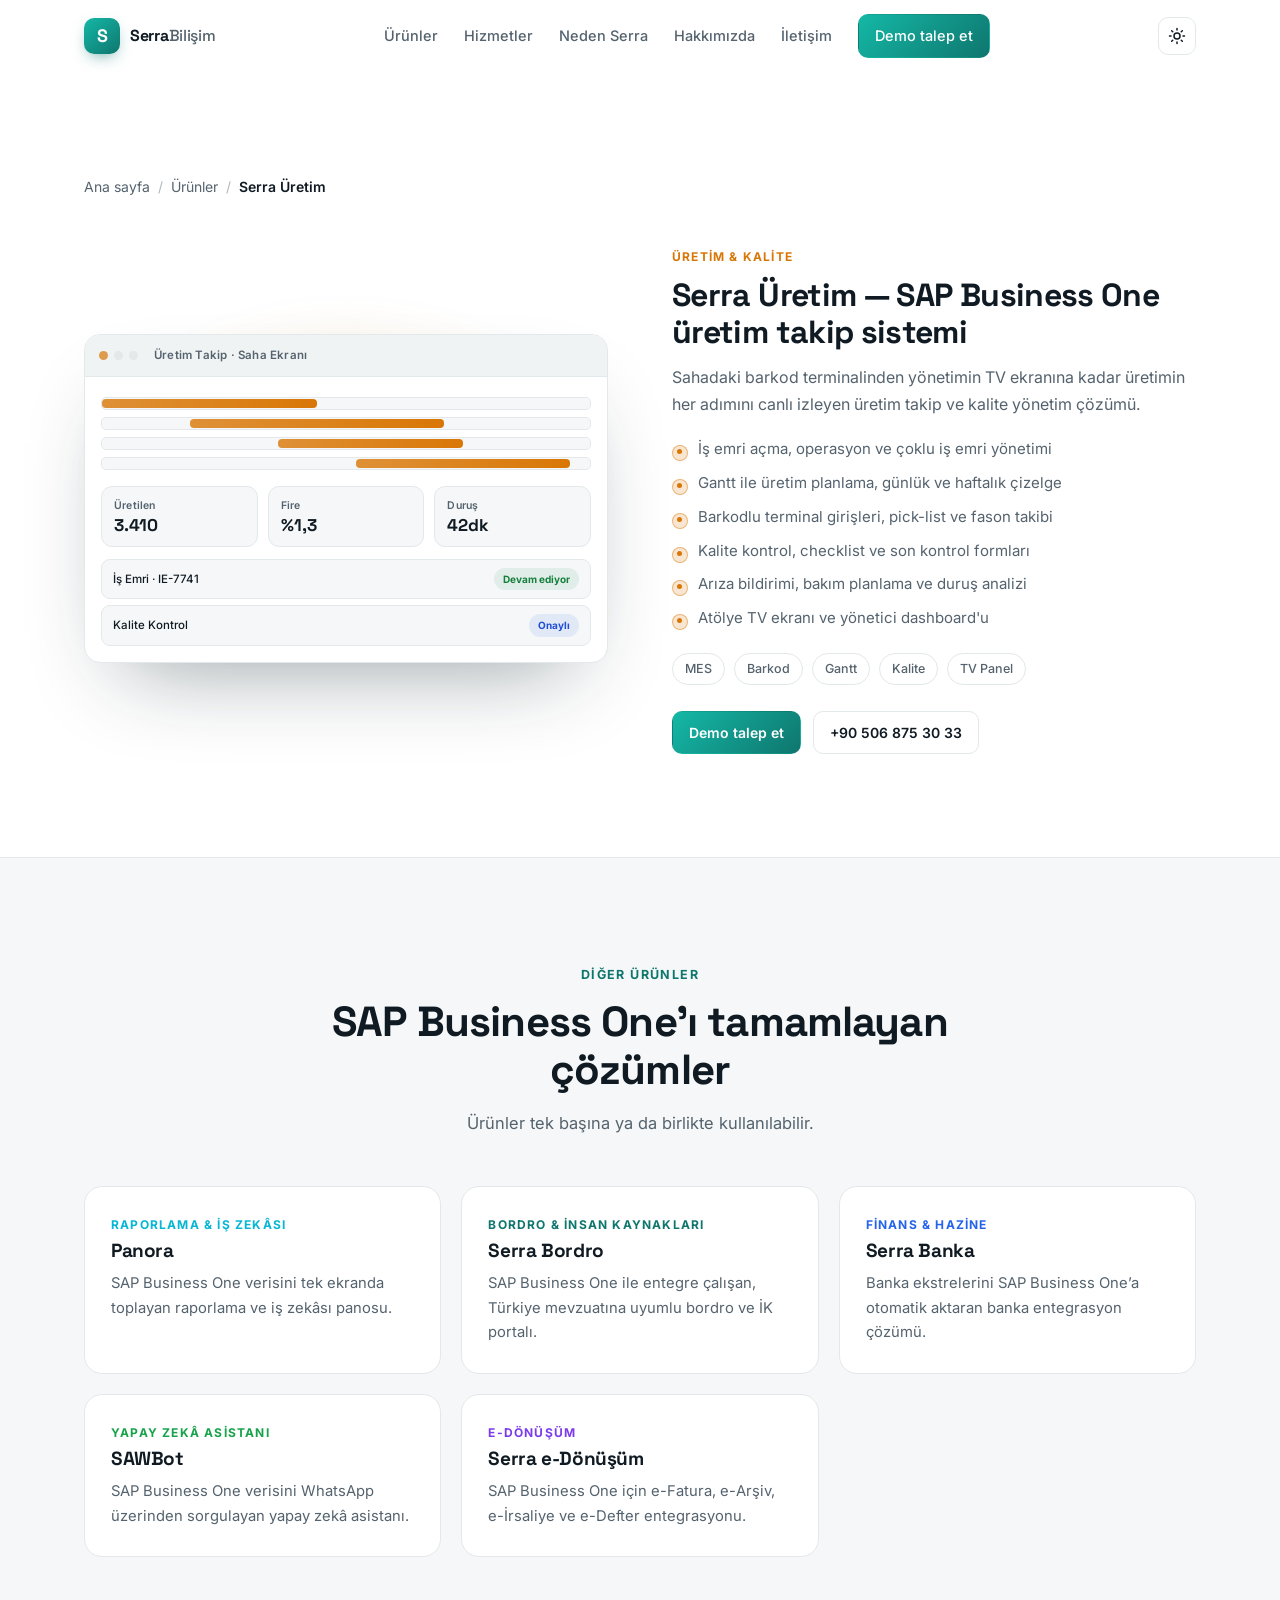
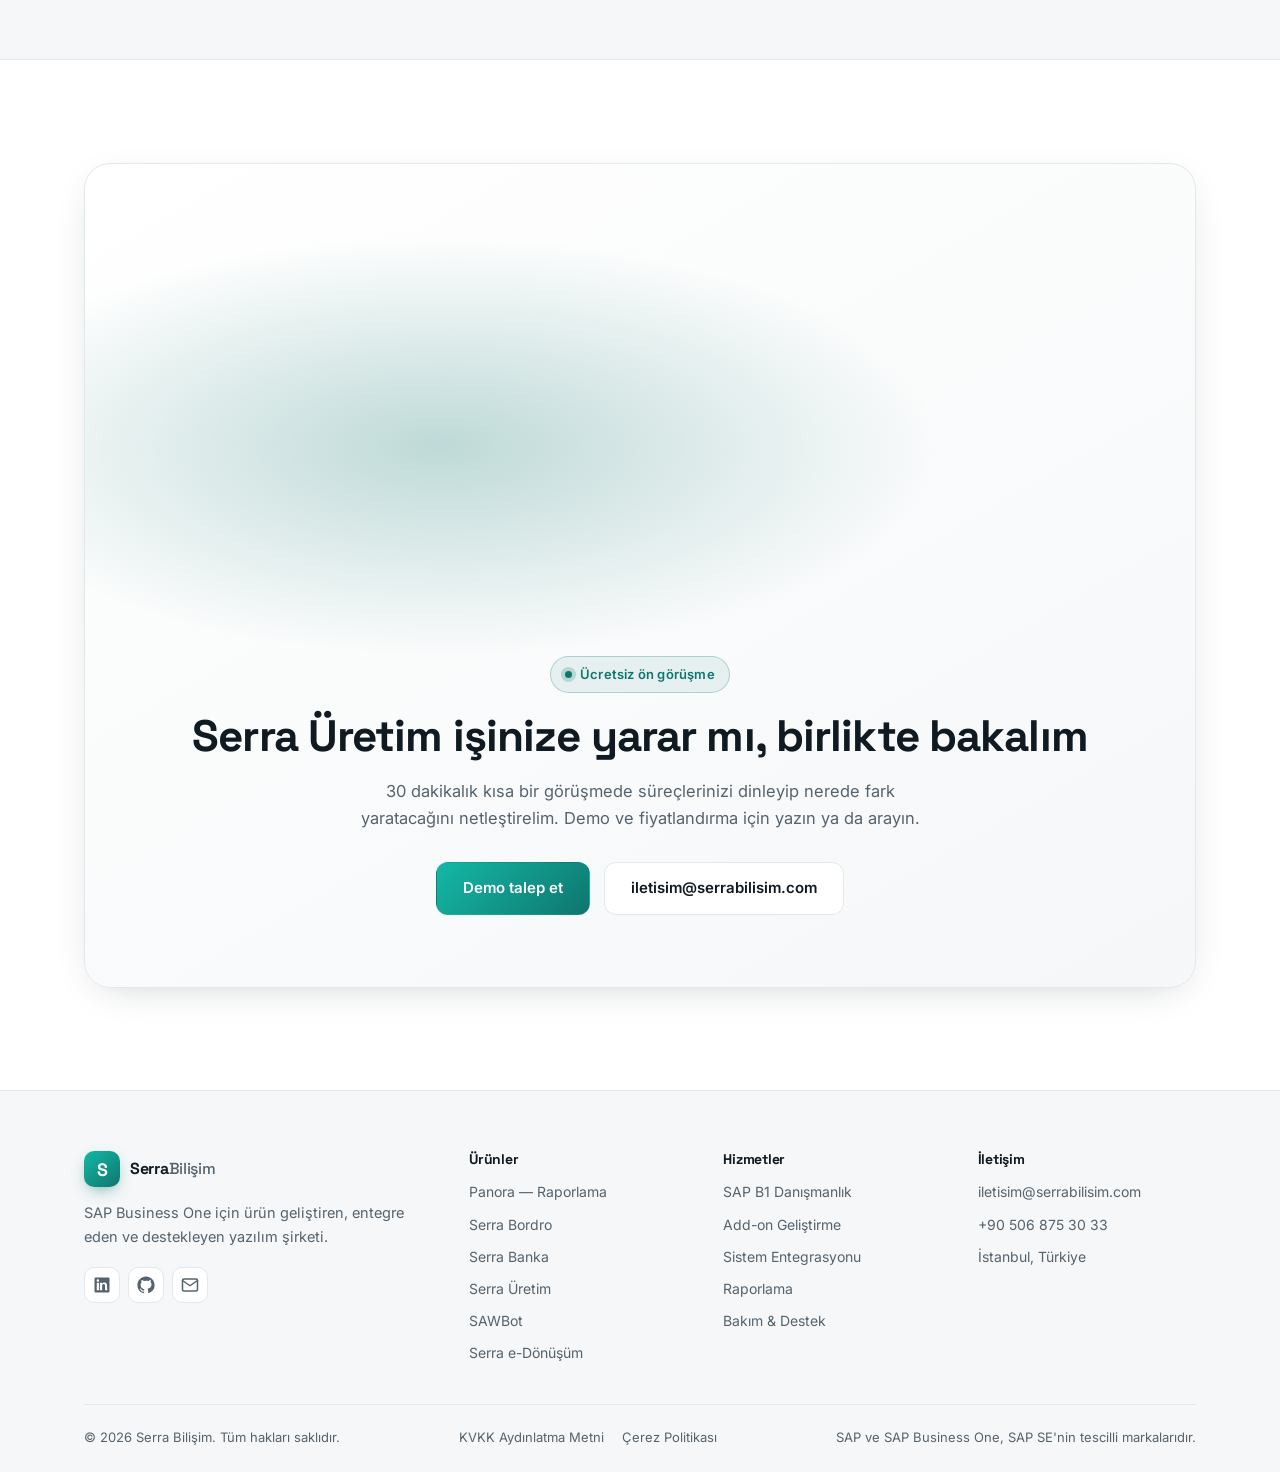
<file: urunler/serra-uretim/index.html>
<!DOCTYPE html>
<html lang="tr">
<head>
  <meta charset="UTF-8" />
  <meta name="viewport" content="width=device-width, initial-scale=1.0" />
  <title>Serra Üretim — SAP Business One Üretim Takip ve Kalite Yönetimi — Serra Bilişim</title>
  <meta name="description" content="İş emrinden barkodlu terminal girişine, Gantt planlamadan kalite kontrole kadar üretimi canlı izleyen SAP Business One üretim takip ve MES çözümü." />
  <meta name="author" content="Serra Bilişim" />
  <meta name="theme-color" content="#0f766e" />
  <link rel="canonical" href="https://serrabilisim.com/urunler/serra-uretim/" />

  <!-- Open Graph -->
  <meta property="og:type" content="website" />
  <meta property="og:site_name" content="Serra Bilişim" />
  <meta property="og:locale" content="tr_TR" />
  <meta property="og:url" content="https://serrabilisim.com/urunler/serra-uretim/" />
  <meta property="og:title" content="Serra Üretim — SAP Business One Üretim Takip ve Kalite Yönetimi" />
  <meta property="og:description" content="İş emrinden barkodlu terminal girişine, Gantt planlamadan kalite kontrole kadar üretimi canlı izleyen SAP Business One üretim takip ve MES çözümü." />
  <meta name="twitter:card" content="summary_large_image" />

<link rel="preconnect" href="https://fonts.googleapis.com" />
  <link rel="preconnect" href="https://fonts.gstatic.com" crossorigin />
  <link href="https://fonts.googleapis.com/css2?family=Inter:wght@400;500;600;700;800&family=Space+Grotesk:wght@500;600;700&display=swap" rel="stylesheet" />
  <link rel="stylesheet" href="../../styles.css" />
  <link rel="icon" href="data:image/svg+xml,<svg xmlns='http://www.w3.org/2000/svg' viewBox='0 0 100 100'><defs><linearGradient id='g' x1='0' y1='0' x2='1' y2='1'><stop offset='0' stop-color='%2314b8a6'/><stop offset='1' stop-color='%230f766e'/></linearGradient></defs><rect width='100' height='100' rx='24' fill='url(%23g)'/><text x='50' y='69' font-size='50' font-family='Arial' font-weight='bold' fill='white' text-anchor='middle'>S</text></svg>" />

  <script type="application/ld+json">
  {
    "@context": "https://schema.org",
    "@graph": [
      {
        "@type": "SoftwareApplication",
        "name": "Serra Üretim",
        "url": "https://serrabilisim.com/urunler/serra-uretim/",
        "applicationCategory": "BusinessApplication",
        "operatingSystem": "Web",
        "inLanguage": "tr-TR",
        "description": "SAP Business One için saha odaklı üretim takip ve kalite yönetim çözümü.",
        "publisher": { "@type": "Organization", "@id": "https://serrabilisim.com/#org", "name": "Serra Bilişim", "url": "https://serrabilisim.com/" }
      },
      {
        "@type": "BreadcrumbList",
        "itemListElement": [
          { "@type": "ListItem", "position": 1, "name": "Ana sayfa", "item": "https://serrabilisim.com/" },
          { "@type": "ListItem", "position": 2, "name": "Ürünler", "item": "https://serrabilisim.com/#urunler" },
          { "@type": "ListItem", "position": 3, "name": "Serra Üretim", "item": "https://serrabilisim.com/urunler/serra-uretim/" }
        ]
      }
    ]
  }
  </script>
</head>
<body>
  <a class="skip" href="#icerik">İçeriğe geç</a>

  <header class="nav" id="nav">
    <div class="container nav__inner">
      <a href="../../index.html#top" class="nav__brand">
        <span class="nav__mark">S</span>
        <span class="nav__name">Serra<span>Bilişim</span></span>
      </a>

      <nav class="nav__links" id="navLinks">
        <a href="../../index.html#urunler">Ürünler</a>
        <a href="../../index.html#hizmetler">Hizmetler</a>
        <a href="../../index.html#neden">Neden Serra</a>
        <a href="../../index.html#hakkimizda">Hakkımızda</a>
        <a href="../../index.html#iletisim">İletişim</a>
        <a class="btn btn--primary btn--sm nav__cta" href="../../index.html#iletisim">Demo talep et</a>
      </nav>

      <div class="nav__tools">
        <button class="theme-toggle" id="themeToggle" aria-label="Temayı değiştir">
          <svg class="theme-toggle__sun" width="18" height="18" viewBox="0 0 24 24" fill="none" stroke="currentColor" stroke-width="2" stroke-linecap="round"><circle cx="12" cy="12" r="4"/><path d="M12 2v2M12 20v2M4.9 4.9l1.4 1.4M17.7 17.7l1.4 1.4M2 12h2M20 12h2M4.9 19.1l1.4-1.4M17.7 6.3l1.4-1.4"/></svg>
          <svg class="theme-toggle__moon" width="18" height="18" viewBox="0 0 24 24" fill="none" stroke="currentColor" stroke-width="2" stroke-linecap="round" stroke-linejoin="round"><path d="M21 12.8A9 9 0 1 1 11.2 3a7 7 0 0 0 9.8 9.8z"/></svg>
        </button>
        <button class="burger" id="burger" aria-label="Menü" aria-expanded="false">
          <span></span><span></span><span></span>
        </button>
      </div>
    </div>
  </header>

  <main id="icerik">
    <section class="section">
      <div class="container">
        <nav class="crumbs" aria-label="Site haritası">
          <a href="../../index.html">Ana sayfa</a>
          <span aria-hidden="true">/</span>
          <a href="../../index.html#urunler">Ürünler</a>
          <span aria-hidden="true">/</span>
          <span aria-current="page">Serra Üretim</span>
        </nav>

        <div class="products">
          <article class="pcard" style="--p:#d97706">
            <div class="pcard__visual">
              <div class="mock mock--mini">
                <div class="mock__bar"><i></i><i></i><i></i><span>Üretim Takip · Saha Ekranı</span></div>
                <div class="mock__body">
                  <div class="gantt">
                    <span class="gantt__row"><em style="--s:0%;--w:44%"></em></span>
                    <span class="gantt__row"><em style="--s:18%;--w:52%"></em></span>
                    <span class="gantt__row"><em style="--s:36%;--w:38%"></em></span>
                    <span class="gantt__row"><em style="--s:52%;--w:44%"></em></span>
                  </div>
                  <div class="kpis kpis--3">
                    <div class="kpi"><span class="kpi__l">Üretilen</span><strong class="kpi__v">3.410</strong></div>
                    <div class="kpi"><span class="kpi__l">Fire</span><strong class="kpi__v">%1,3</strong></div>
                    <div class="kpi"><span class="kpi__l">Duruş</span><strong class="kpi__v">42dk</strong></div>
                  </div>
                  <div class="rows">
                    <div class="row"><span class="row__t">İş Emri · IE-7741</span><span class="pill pill--ok">Devam ediyor</span></div>
                    <div class="row"><span class="row__t">Kalite Kontrol</span><span class="pill pill--info">Onaylı</span></div>
                  </div>
                </div>
              </div>
            </div>
            <div class="pcard__body">
              <span class="pcard__kicker">Üretim &amp; Kalite</span>
              <h1>Serra Üretim — SAP Business One üretim takip sistemi</h1>
              <p>Sahadaki barkod terminalinden yönetimin TV ekranına kadar üretimin her adımını canlı izleyen üretim takip ve kalite yönetim çözümü.</p>
              <ul class="pcard__feats">
                <li>İş emri açma, operasyon ve çoklu iş emri yönetimi</li>
                <li>Gantt ile üretim planlama, günlük ve haftalık çizelge</li>
                <li>Barkodlu terminal girişleri, pick-list ve fason takibi</li>
                <li>Kalite kontrol, checklist ve son kontrol formları</li>
                <li>Arıza bildirimi, bakım planlama ve duruş analizi</li>
                <li>Atölye TV ekranı ve yönetici dashboard'u</li>
              </ul>
              <div class="tags tags--sm">
                <span>MES</span><span>Barkod</span><span>Gantt</span><span>Kalite</span><span>TV Panel</span>
              </div>
              <div class="pcard__cta">
                <a class="btn btn--primary btn--sm" href="../../index.html#iletisim">Demo talep et</a>
                <a class="btn btn--ghost btn--sm" href="tel:+905068753033">+90 506 875 30 33</a>
              </div>
            </div>
          </article>
        </div>
      </div>
    </section>

    <section class="section section--alt">
      <div class="container">
        <div class="section__head section__head--center">
          <span class="section__tag">Diğer ürünler</span>
          <h2>SAP Business One’ı tamamlayan çözümler</h2>
          <p class="section__sub">Ürünler tek başına ya da birlikte kullanılabilir.</p>
        </div>
        <div class="services">
          <a class="scard scard--link" href="../panora/" style="--p:#06b6d4">
            <span class="pcard__kicker">Raporlama &amp; İş Zekâsı</span>
            <h3>Panora</h3>
            <p>SAP Business One verisini tek ekranda toplayan raporlama ve iş zekâsı panosu.</p>
          </a>
          <a class="scard scard--link" href="../serra-bordro/" style="--p:#0f766e">
            <span class="pcard__kicker">Bordro &amp; İnsan Kaynakları</span>
            <h3>Serra Bordro</h3>
            <p>SAP Business One ile entegre çalışan, Türkiye mevzuatına uyumlu bordro ve İK portalı.</p>
          </a>
          <a class="scard scard--link" href="../serra-banka/" style="--p:#2563eb">
            <span class="pcard__kicker">Finans &amp; Hazine</span>
            <h3>Serra Banka</h3>
            <p>Banka ekstrelerini SAP Business One’a otomatik aktaran banka entegrasyon çözümü.</p>
          </a>
          <a class="scard scard--link" href="../sawbot/" style="--p:#16a34a">
            <span class="pcard__kicker">Yapay Zekâ Asistanı</span>
            <h3>SAWBot</h3>
            <p>SAP Business One verisini WhatsApp üzerinden sorgulayan yapay zekâ asistanı.</p>
          </a>
          <a class="scard scard--link" href="../serra-e-donusum/" style="--p:#7c3aed">
            <span class="pcard__kicker">e-Dönüşüm</span>
            <h3>Serra e-Dönüşüm</h3>
            <p>SAP Business One için e-Fatura, e-Arşiv, e-İrsaliye ve e-Defter entegrasyonu.</p>
          </a>
        </div>
      </div>
    </section>

    <section class="section">
      <div class="container">
        <div class="cta">
          <div class="cta__glow" aria-hidden="true"></div>
          <span class="badge badge--light"><span class="badge__dot"></span> Ücretsiz ön görüşme</span>
          <h2>Serra Üretim işinize yarar mı, birlikte bakalım</h2>
          <p>30 dakikalık kısa bir görüşmede süreçlerinizi dinleyip nerede fark yaratacağını netleştirelim. Demo ve fiyatlandırma için yazın ya da arayın.</p>
          <div class="cta__actions">
            <a class="btn btn--primary" href="../../index.html#iletisim">Demo talep et</a>
            <a class="btn btn--ghost" href="mailto:iletisim@serrabilisim.com">iletisim@serrabilisim.com</a>
          </div>
        </div>
      </div>
    </section>
  </main>

  <footer class="footer">
    <div class="container">
      <div class="footer__grid">
        <div class="footer__brand">
          <a href="../../index.html#top" class="nav__brand">
            <span class="nav__mark">S</span>
            <span class="nav__name">Serra<span>Bilişim</span></span>
          </a>
          <p>SAP Business One için ürün geliştiren, entegre eden ve destekleyen yazılım şirketi.</p>
          <div class="footer__socials">
            <a href="https://www.linkedin.com/in/vahitergin" target="_blank" rel="noopener" aria-label="LinkedIn"><svg width="18" height="18" viewBox="0 0 24 24" fill="currentColor"><path d="M20.5 2h-17A1.5 1.5 0 0 0 2 3.5v17A1.5 1.5 0 0 0 3.5 22h17a1.5 1.5 0 0 0 1.5-1.5v-17A1.5 1.5 0 0 0 20.5 2zM8 19H5V9h3zM6.5 7.7a1.7 1.7 0 1 1 0-3.4 1.7 1.7 0 0 1 0 3.4zM19 19h-3v-5.3c0-1.3 0-2.9-1.8-2.9s-2 1.4-2 2.8V19h-3V9h2.9v1.4h.04c.4-.8 1.4-1.6 2.9-1.6 3.1 0 3.7 2 3.7 4.7z"/></svg></a>
            <a href="https://github.com/VahitErgin" target="_blank" rel="noopener" aria-label="GitHub"><svg width="18" height="18" viewBox="0 0 24 24" fill="currentColor"><path d="M12 .5C5.7.5.5 5.7.5 12a11.5 11.5 0 0 0 7.9 10.9c.6.1.8-.2.8-.5v-1.7c-3.2.7-3.9-1.5-3.9-1.5-.5-1.3-1.3-1.7-1.3-1.7-1.1-.7.1-.7.1-.7 1.2.1 1.8 1.2 1.8 1.2 1 1.8 2.8 1.3 3.5 1 .1-.8.4-1.3.7-1.6-2.6-.3-5.3-1.3-5.3-5.7 0-1.3.5-2.3 1.2-3.1-.1-.3-.5-1.5.1-3.1 0 0 1-.3 3.3 1.2a11.5 11.5 0 0 1 6 0C17 4.6 18 4.9 18 4.9c.6 1.6.2 2.8.1 3.1.8.8 1.2 1.8 1.2 3.1 0 4.4-2.7 5.4-5.3 5.7.4.4.8 1.1.8 2.2v3.3c0 .3.2.6.8.5A11.5 11.5 0 0 0 23.5 12C23.5 5.7 18.3.5 12 .5z"/></svg></a>
            <a href="mailto:iletisim@serrabilisim.com" aria-label="E-posta"><svg width="18" height="18" viewBox="0 0 24 24" fill="none" stroke="currentColor" stroke-width="2" stroke-linecap="round" stroke-linejoin="round"><rect x="2" y="4" width="20" height="16" rx="2"/><path d="m2 6 10 7L22 6"/></svg></a>
          </div>
        </div>
        <div class="footer__col">
          <h4>Ürünler</h4>
          <a href="../panora/">Panora — Raporlama</a>
          <a href="../serra-bordro/">Serra Bordro</a>
          <a href="../serra-banka/">Serra Banka</a>
          <a href="../serra-uretim/">Serra Üretim</a>
          <a href="../sawbot/">SAWBot</a>
          <a href="../serra-e-donusum/">Serra e-Dönüşüm</a>
        </div>
        <div class="footer__col">
          <h4>Hizmetler</h4>
          <a href="../../index.html#hizmetler">SAP B1 Danışmanlık</a>
          <a href="../../index.html#hizmetler">Add-on Geliştirme</a>
          <a href="../../index.html#hizmetler">Sistem Entegrasyonu</a>
          <a href="../../index.html#hizmetler">Raporlama</a>
          <a href="../../index.html#hizmetler">Bakım &amp; Destek</a>
        </div>
        <div class="footer__col">
          <h4>İletişim</h4>
          <a href="mailto:iletisim@serrabilisim.com">iletisim@serrabilisim.com</a>
          <a href="tel:+905068753033">+90 506 875 30 33</a>
          <span>İstanbul, Türkiye</span>
        </div>
      </div>
      <div class="footer__bottom">
        <span>© <span id="year"></span> Serra Bilişim. Tüm hakları saklıdır.</span>
        <span class="footer__legal">
          <a href="../../gizlilik.html">KVKK Aydınlatma Metni</a>
          <a href="../../gizlilik.html#cerez">Çerez Politikası</a>
        </span>
        <span>SAP ve SAP Business One, SAP SE'nin tescilli markalarıdır.</span>
      </div>
    </div>
  </footer>

  <script src="../../script.js"></script>
</body>
</html>
</file>
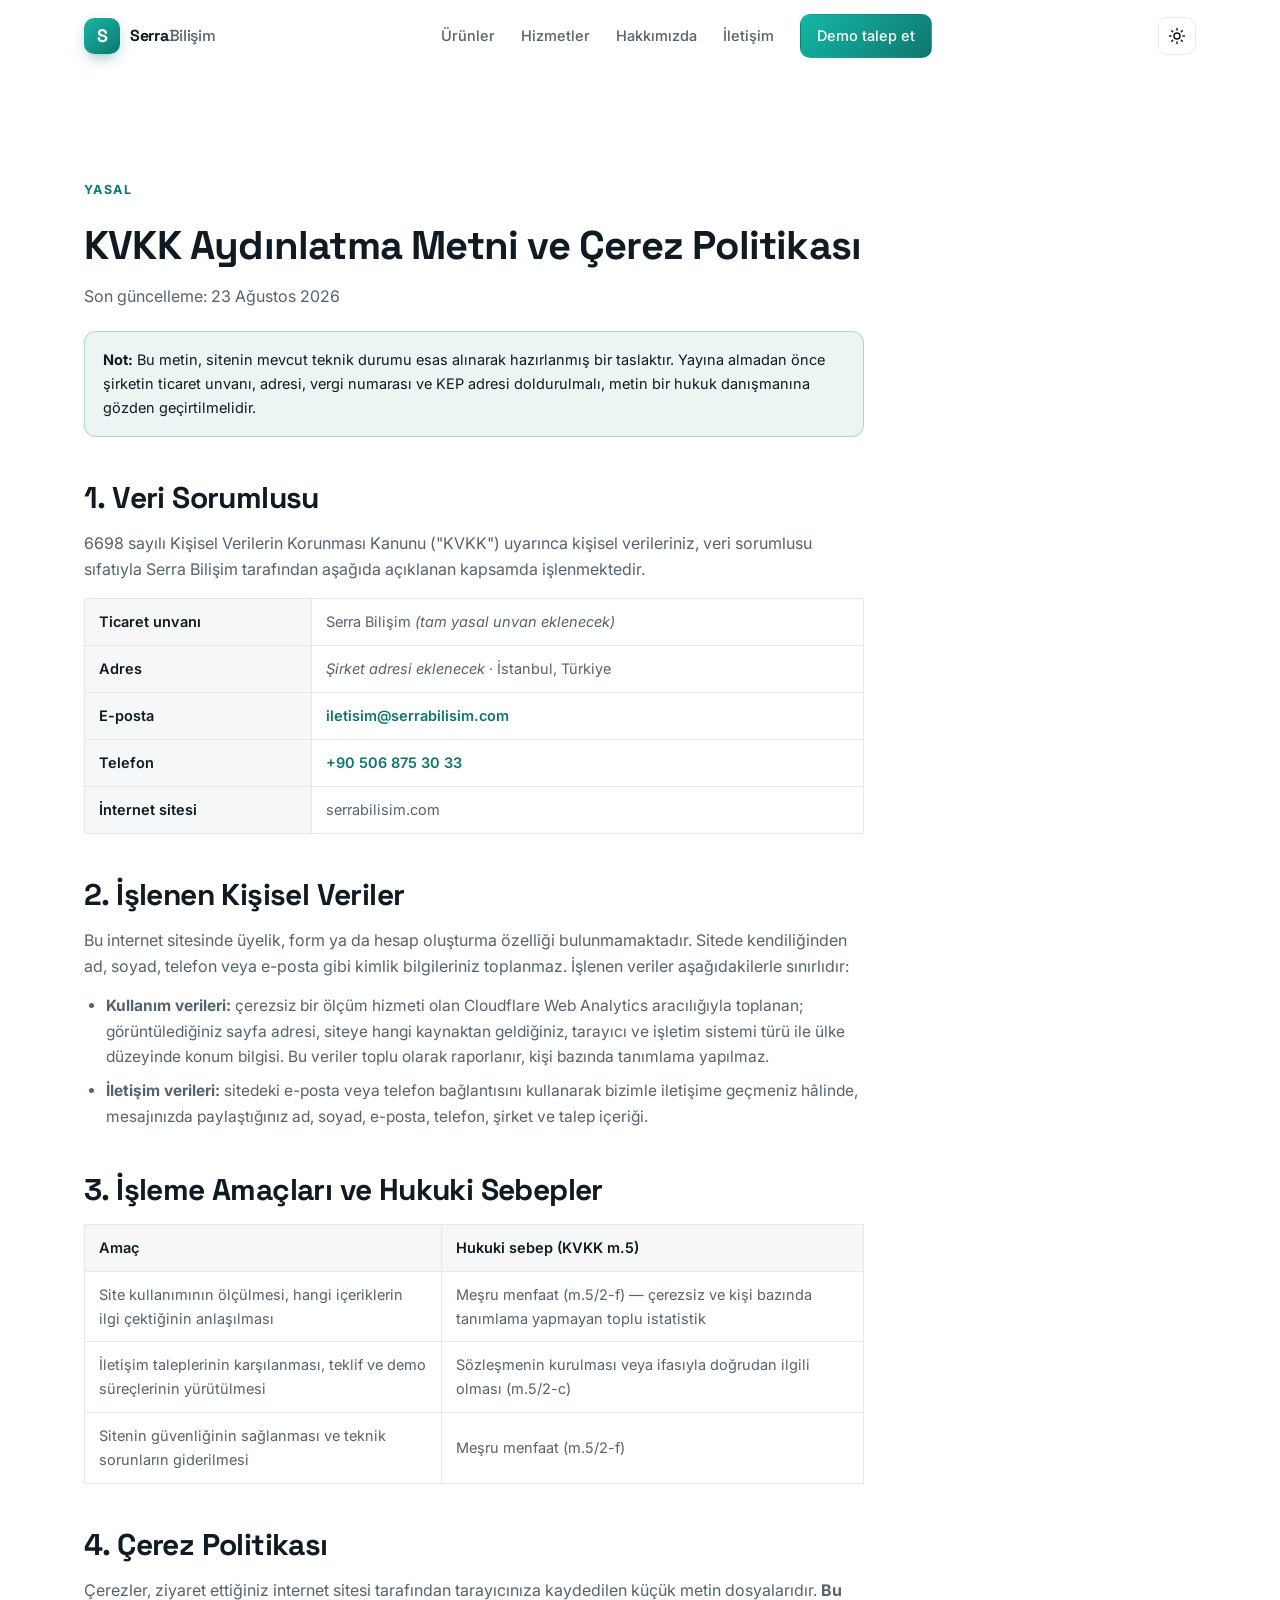
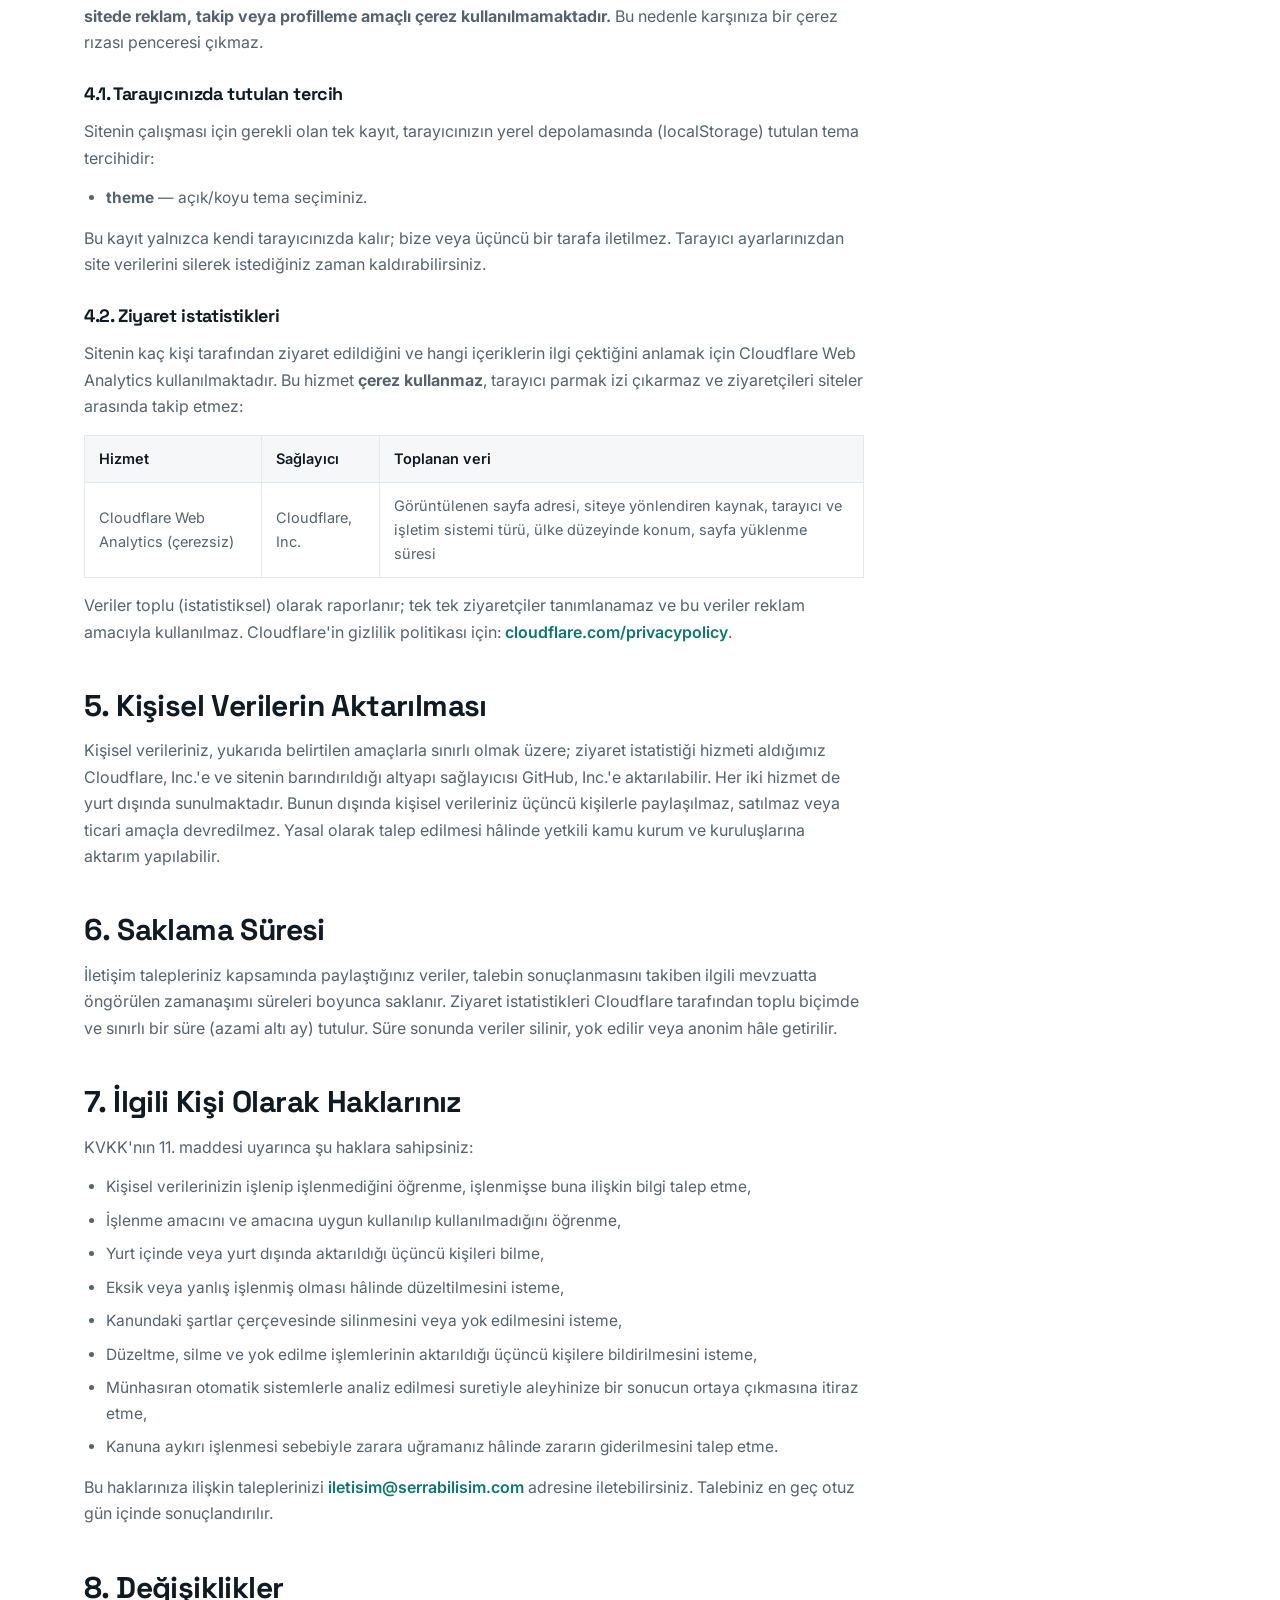
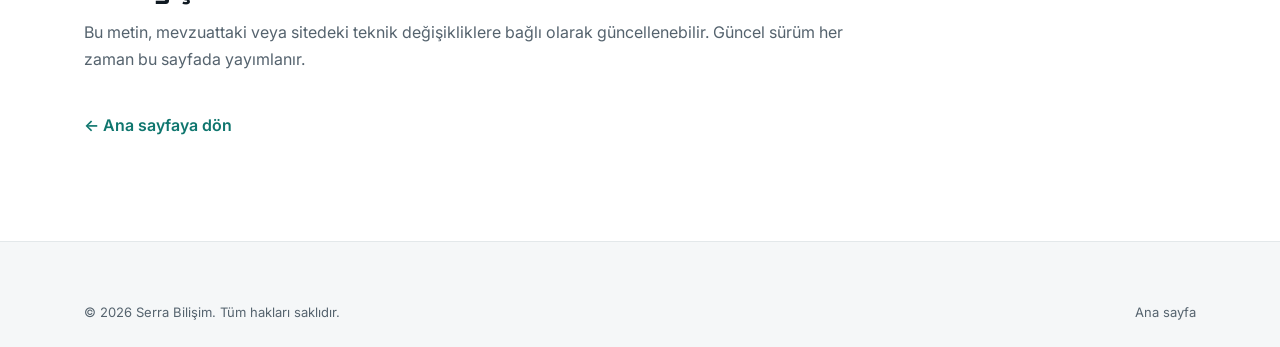
<file: gizlilik.html>
<!DOCTYPE html>
<html lang="tr">
<head>
  <meta charset="UTF-8" />
  <meta name="viewport" content="width=device-width, initial-scale=1.0" />
  <title>KVKK Aydınlatma Metni ve Çerez Politikası — Serra Bilişim</title>
  <meta name="description" content="Serra Bilişim kişisel verilerin işlenmesine ilişkin aydınlatma metni ve çerez politikası." />
  <meta name="robots" content="noindex, follow" />
  <meta name="theme-color" content="#0f766e" />

  <link rel="preconnect" href="https://fonts.googleapis.com" />
  <link rel="preconnect" href="https://fonts.gstatic.com" crossorigin />
  <link href="https://fonts.googleapis.com/css2?family=Inter:wght@400;500;600;700;800&family=Space+Grotesk:wght@500;600;700&display=swap" rel="stylesheet" />
  <link rel="stylesheet" href="styles.css" />
  <link rel="icon" href="data:image/svg+xml,<svg xmlns='http://www.w3.org/2000/svg' viewBox='0 0 100 100'><defs><linearGradient id='g' x1='0' y1='0' x2='1' y2='1'><stop offset='0' stop-color='%2314b8a6'/><stop offset='1' stop-color='%230f766e'/></linearGradient></defs><rect width='100' height='100' rx='24' fill='url(%23g)'/><text x='50' y='69' font-size='50' font-family='Arial' font-weight='bold' fill='white' text-anchor='middle'>S</text></svg>" />
</head>
<body>
  <!-- ===== NAV ===== -->
  <header class="nav" id="nav">
    <div class="container nav__inner">
      <a href="index.html" class="nav__brand">
        <span class="nav__mark">S</span>
        <span class="nav__name">Serra<span>Bilişim</span></span>
      </a>

      <nav class="nav__links" id="navLinks">
        <a href="index.html#urunler">Ürünler</a>
        <a href="index.html#hizmetler">Hizmetler</a>
        <a href="index.html#hakkimizda">Hakkımızda</a>
        <a href="index.html#iletisim">İletişim</a>
        <a class="btn btn--primary btn--sm nav__cta" href="index.html#iletisim">Demo talep et</a>
      </nav>

      <div class="nav__tools">
        <button class="theme-toggle" id="themeToggle" aria-label="Temayı değiştir">
          <svg class="theme-toggle__sun" width="18" height="18" viewBox="0 0 24 24" fill="none" stroke="currentColor" stroke-width="2" stroke-linecap="round"><circle cx="12" cy="12" r="4"/><path d="M12 2v2M12 20v2M4.9 4.9l1.4 1.4M17.7 17.7l1.4 1.4M2 12h2M20 12h2M4.9 19.1l1.4-1.4M17.7 6.3l1.4-1.4"/></svg>
          <svg class="theme-toggle__moon" width="18" height="18" viewBox="0 0 24 24" fill="none" stroke="currentColor" stroke-width="2" stroke-linecap="round" stroke-linejoin="round"><path d="M21 12.8A9 9 0 1 1 11.2 3a7 7 0 0 0 9.8 9.8z"/></svg>
        </button>
        <button class="burger" id="burger" aria-label="Menü" aria-expanded="false">
          <span></span><span></span><span></span>
        </button>
      </div>
    </div>
  </header>

  <main>
    <section class="section">
      <div class="container">
        <div class="legal">
          <span class="section__tag">Yasal</span>
          <h1>KVKK Aydınlatma Metni ve Çerez Politikası</h1>
          <p class="legal__updated">Son güncelleme: 23 Ağustos 2026</p>

          <div class="legal__note">
            <p>
              <strong>Not:</strong> Bu metin, sitenin mevcut teknik durumu esas
              alınarak hazırlanmış bir taslaktır. Yayına almadan önce şirketin
              ticaret unvanı, adresi, vergi numarası ve KEP adresi doldurulmalı,
              metin bir hukuk danışmanına gözden geçirtilmelidir.
            </p>
          </div>

          <h2>1. Veri Sorumlusu</h2>
          <p>
            6698 sayılı Kişisel Verilerin Korunması Kanunu ("KVKK") uyarınca
            kişisel verileriniz, veri sorumlusu sıfatıyla Serra Bilişim
            tarafından aşağıda açıklanan kapsamda işlenmektedir.
          </p>
          <div class="legal__table">
            <table>
              <tbody>
                <tr><th>Ticaret unvanı</th><td>Serra Bilişim <em>(tam yasal unvan eklenecek)</em></td></tr>
                <tr><th>Adres</th><td><em>Şirket adresi eklenecek</em> · İstanbul, Türkiye</td></tr>
                <tr><th>E-posta</th><td><a href="mailto:iletisim@serrabilisim.com">iletisim@serrabilisim.com</a></td></tr>
                <tr><th>Telefon</th><td><a href="tel:+905068753033">+90 506 875 30 33</a></td></tr>
                <tr><th>İnternet sitesi</th><td>serrabilisim.com</td></tr>
              </tbody>
            </table>
          </div>

          <h2>2. İşlenen Kişisel Veriler</h2>
          <p>
            Bu internet sitesinde üyelik, form ya da hesap oluşturma özelliği
            bulunmamaktadır. Sitede kendiliğinden ad, soyad, telefon veya
            e-posta gibi kimlik bilgileriniz toplanmaz. İşlenen veriler
            aşağıdakilerle sınırlıdır:
          </p>
          <ul>
            <li>
              <strong>Kullanım verileri:</strong> çerezsiz bir ölçüm hizmeti olan
              Cloudflare Web Analytics aracılığıyla toplanan; görüntülediğiniz
              sayfa adresi, siteye hangi kaynaktan geldiğiniz, tarayıcı ve
              işletim sistemi türü ile ülke düzeyinde konum bilgisi. Bu veriler
              toplu olarak raporlanır, kişi bazında tanımlama yapılmaz.
            </li>
            <li>
              <strong>İletişim verileri:</strong> sitedeki e-posta veya telefon
              bağlantısını kullanarak bizimle iletişime geçmeniz hâlinde,
              mesajınızda paylaştığınız ad, soyad, e-posta, telefon, şirket ve
              talep içeriği.
            </li>
          </ul>

          <h2>3. İşleme Amaçları ve Hukuki Sebepler</h2>
          <div class="legal__table">
            <table>
              <thead>
                <tr><th>Amaç</th><th>Hukuki sebep (KVKK m.5)</th></tr>
              </thead>
              <tbody>
                <tr>
                  <td>Site kullanımının ölçülmesi, hangi içeriklerin ilgi çektiğinin anlaşılması</td>
                  <td>Meşru menfaat (m.5/2-f) — çerezsiz ve kişi bazında tanımlama yapmayan toplu istatistik</td>
                </tr>
                <tr>
                  <td>İletişim taleplerinin karşılanması, teklif ve demo süreçlerinin yürütülmesi</td>
                  <td>Sözleşmenin kurulması veya ifasıyla doğrudan ilgili olması (m.5/2-c)</td>
                </tr>
                <tr>
                  <td>Sitenin güvenliğinin sağlanması ve teknik sorunların giderilmesi</td>
                  <td>Meşru menfaat (m.5/2-f)</td>
                </tr>
              </tbody>
            </table>
          </div>

          <h2 id="cerez">4. Çerez Politikası</h2>
          <p>
            Çerezler, ziyaret ettiğiniz internet sitesi tarafından tarayıcınıza
            kaydedilen küçük metin dosyalarıdır.
            <strong>Bu sitede reklam, takip veya profilleme amaçlı çerez
            kullanılmamaktadır.</strong> Bu nedenle karşınıza bir çerez rızası
            penceresi çıkmaz.
          </p>

          <h3>4.1. Tarayıcınızda tutulan tercih</h3>
          <p>
            Sitenin çalışması için gerekli olan tek kayıt, tarayıcınızın yerel
            depolamasında (localStorage) tutulan tema tercihidir:
          </p>
          <ul>
            <li><strong>theme</strong> — açık/koyu tema seçiminiz.</li>
          </ul>
          <p>
            Bu kayıt yalnızca kendi tarayıcınızda kalır; bize veya üçüncü bir
            tarafa iletilmez. Tarayıcı ayarlarınızdan site verilerini silerek
            istediğiniz zaman kaldırabilirsiniz.
          </p>

          <h3>4.2. Ziyaret istatistikleri</h3>
          <p>
            Sitenin kaç kişi tarafından ziyaret edildiğini ve hangi içeriklerin
            ilgi çektiğini anlamak için Cloudflare Web Analytics kullanılmaktadır.
            Bu hizmet <strong>çerez kullanmaz</strong>, tarayıcı parmak izi
            çıkarmaz ve ziyaretçileri siteler arasında takip etmez:
          </p>
          <div class="legal__table">
            <table>
              <thead>
                <tr><th>Hizmet</th><th>Sağlayıcı</th><th>Toplanan veri</th></tr>
              </thead>
              <tbody>
                <tr>
                  <td>Cloudflare Web Analytics (çerezsiz)</td>
                  <td>Cloudflare, Inc.</td>
                  <td>Görüntülenen sayfa adresi, siteye yönlendiren kaynak, tarayıcı ve işletim sistemi türü, ülke düzeyinde konum, sayfa yüklenme süresi</td>
                </tr>
              </tbody>
            </table>
          </div>
          <p>
            Veriler toplu (istatistiksel) olarak raporlanır; tek tek ziyaretçiler
            tanımlanamaz ve bu veriler reklam amacıyla kullanılmaz. Cloudflare'in
            gizlilik politikası için:
            <a href="https://www.cloudflare.com/privacypolicy/" target="_blank" rel="noopener">cloudflare.com/privacypolicy</a>.
          </p>

          <h2>5. Kişisel Verilerin Aktarılması</h2>
          <p>
            Kişisel verileriniz, yukarıda belirtilen amaçlarla sınırlı olmak
            üzere; ziyaret istatistiği hizmeti aldığımız Cloudflare, Inc.'e ve
            sitenin barındırıldığı altyapı sağlayıcısı GitHub, Inc.'e
            aktarılabilir. Her iki hizmet de yurt dışında sunulmaktadır. Bunun
            dışında kişisel verileriniz
            üçüncü kişilerle paylaşılmaz, satılmaz veya ticari amaçla devredilmez.
            Yasal olarak talep edilmesi hâlinde yetkili kamu kurum ve
            kuruluşlarına aktarım yapılabilir.
          </p>

          <h2>6. Saklama Süresi</h2>
          <p>
            İletişim talepleriniz kapsamında paylaştığınız veriler, talebin
            sonuçlanmasını takiben ilgili mevzuatta öngörülen zamanaşımı süreleri
            boyunca saklanır. Ziyaret istatistikleri Cloudflare tarafından toplu
            biçimde ve sınırlı bir süre (azami altı ay) tutulur. Süre sonunda
            veriler silinir, yok edilir veya anonim hâle getirilir.
          </p>

          <h2>7. İlgili Kişi Olarak Haklarınız</h2>
          <p>KVKK'nın 11. maddesi uyarınca şu haklara sahipsiniz:</p>
          <ul>
            <li>Kişisel verilerinizin işlenip işlenmediğini öğrenme, işlenmişse buna ilişkin bilgi talep etme,</li>
            <li>İşlenme amacını ve amacına uygun kullanılıp kullanılmadığını öğrenme,</li>
            <li>Yurt içinde veya yurt dışında aktarıldığı üçüncü kişileri bilme,</li>
            <li>Eksik veya yanlış işlenmiş olması hâlinde düzeltilmesini isteme,</li>
            <li>Kanundaki şartlar çerçevesinde silinmesini veya yok edilmesini isteme,</li>
            <li>Düzeltme, silme ve yok edilme işlemlerinin aktarıldığı üçüncü kişilere bildirilmesini isteme,</li>
            <li>Münhasıran otomatik sistemlerle analiz edilmesi suretiyle aleyhinize bir sonucun ortaya çıkmasına itiraz etme,</li>
            <li>Kanuna aykırı işlenmesi sebebiyle zarara uğramanız hâlinde zararın giderilmesini talep etme.</li>
          </ul>
          <p>
            Bu haklarınıza ilişkin taleplerinizi
            <a href="mailto:iletisim@serrabilisim.com">iletisim@serrabilisim.com</a>
            adresine iletebilirsiniz. Talebiniz en geç otuz gün içinde
            sonuçlandırılır.
          </p>

          <h2>8. Değişiklikler</h2>
          <p>
            Bu metin, mevzuattaki veya sitedeki teknik değişikliklere bağlı
            olarak güncellenebilir. Güncel sürüm her zaman bu sayfada yayımlanır.
          </p>

          <p style="margin-top: 40px;"><a href="index.html">← Ana sayfaya dön</a></p>
        </div>
      </div>
    </section>
  </main>

  <footer class="footer">
    <div class="container">
      <div class="footer__bottom" style="margin-top: 0; border-top: 0; padding-top: 0;">
        <span>© <span id="year"></span> Serra Bilişim. Tüm hakları saklıdır.</span>
        <span class="footer__legal">
          <a href="index.html">Ana sayfa</a>
        </span>
      </div>
    </div>
  </footer>

  <script src="script.js"></script>
</body>
</html>
</file>
<file: styles.css>
/* =========================================================
   Serra Bilişim — Kurumsal ürün sitesi stilleri
   ========================================================= */

/* ===== Tema değişkenleri ===== */
:root {
  --bg: #ffffff;
  --bg-alt: #f5f7f8;
  --surface: #ffffff;
  --surface-2: #f0f3f4;
  --text: #101a22;
  --text-soft: #55636e;
  --border: #e3e8ea;
  --accent: #0f766e;
  --accent-2: #14b8a6;
  --accent-soft: #0f766e14;
  --ink: #0d1b23;
  --ok: #15803d;
  --ok-soft: #15803d16;
  --warn: #b45309;
  --warn-soft: #b4530916;
  --info: #1d4ed8;
  --info-soft: #1d4ed816;
  --shadow: 0 10px 40px -18px rgba(16, 32, 42, 0.28);
  --shadow-lg: 0 40px 90px -40px rgba(10, 30, 40, 0.45);
  --radius: 18px;
  --p: var(--accent);
}

:root[data-theme="dark"] {
  --bg: #0d141a;
  --bg-alt: #111a21;
  --surface: #16212a;
  --surface-2: #1c2932;
  --text: #eaf1f5;
  --text-soft: #93a5b2;
  --border: #24333e;
  --accent: #2dd4bf;
  --accent-2: #5eead4;
  --accent-soft: #2dd4bf1c;
  --ink: #070d12;
  --ok: #4ade80;
  --ok-soft: #4ade8018;
  --warn: #fbbf24;
  --warn-soft: #fbbf2418;
  --info: #7dabff;
  --info-soft: #7dabff18;
  --shadow: 0 16px 50px -20px rgba(0, 0, 0, 0.65);
  --shadow-lg: 0 50px 110px -45px rgba(0, 0, 0, 0.9);
}

* { box-sizing: border-box; margin: 0; padding: 0; }

html { scroll-behavior: smooth; scroll-padding-top: 92px; }

body {
  font-family: "Inter", system-ui, -apple-system, "Segoe UI", sans-serif;
  background: var(--bg);
  color: var(--text);
  line-height: 1.65;
  overflow-x: hidden;
  -webkit-font-smoothing: antialiased;
  transition: background 0.3s ease, color 0.3s ease;
}

a { color: inherit; text-decoration: none; }
img, svg { max-width: 100%; }
h1, h2, h3, h4 { font-family: "Space Grotesk", "Inter", sans-serif; letter-spacing: -0.02em; line-height: 1.15; }

.container { width: 100%; max-width: 1160px; margin: 0 auto; padding: 0 24px; }

.skip {
  position: absolute; left: -9999px; top: 8px; z-index: 100;
  background: var(--accent); color: #fff; padding: 10px 16px; border-radius: 8px;
}
.skip:focus { left: 16px; }

/* =========================================================
   NAV
   ========================================================= */
.nav {
  position: sticky; top: 0; z-index: 60;
  background: color-mix(in srgb, var(--bg) 84%, transparent);
  backdrop-filter: saturate(160%) blur(14px);
  border-bottom: 1px solid transparent;
  transition: border-color 0.3s ease, background 0.3s ease;
}
.nav.is-scrolled { border-bottom-color: var(--border); }
.nav__inner { display: flex; align-items: center; justify-content: space-between; height: 72px; gap: 20px; }

.nav__brand { display: flex; align-items: center; gap: 10px; font-weight: 700; flex-shrink: 0; }
.nav__mark {
  display: grid; place-items: center;
  width: 36px; height: 36px; border-radius: 10px;
  background: linear-gradient(140deg, var(--accent-2), var(--accent));
  color: #fff; font-family: "Space Grotesk", sans-serif; font-size: 18px; font-weight: 700;
  box-shadow: 0 6px 18px -8px var(--accent);
}
.nav__name { font-size: 16px; letter-spacing: -0.3px; font-family: "Space Grotesk", sans-serif; }
.nav__name span { color: var(--text-soft); font-weight: 500; }

.nav__links { display: flex; align-items: center; gap: 26px; }
.nav__links > a {
  font-size: 14.5px; color: var(--text-soft); font-weight: 500;
  transition: color 0.2s ease;
}
.nav__links > a:hover { color: var(--accent); }
.nav__links > a.nav__cta { color: #fff; }

.nav__tools { display: flex; align-items: center; gap: 8px; }
.theme-toggle {
  display: grid; place-items: center; width: 38px; height: 38px;
  border-radius: 10px; border: 1px solid var(--border);
  background: var(--surface); color: var(--text); cursor: pointer;
  transition: border-color 0.2s ease, transform 0.15s ease;
}
.theme-toggle:hover { border-color: var(--accent); transform: translateY(-1px); }
.theme-toggle__moon { display: none; }
:root[data-theme="dark"] .theme-toggle__sun { display: none; }
:root[data-theme="dark"] .theme-toggle__moon { display: block; }

.burger {
  display: none; width: 38px; height: 38px; border-radius: 10px;
  border: 1px solid var(--border); background: var(--surface); cursor: pointer;
  flex-direction: column; align-items: center; justify-content: center; gap: 4px;
}
.burger span { display: block; width: 16px; height: 2px; border-radius: 2px; background: var(--text); transition: transform 0.25s ease, opacity 0.2s ease; }
.burger.is-open span:nth-child(1) { transform: translateY(6px) rotate(45deg); }
.burger.is-open span:nth-child(2) { opacity: 0; }
.burger.is-open span:nth-child(3) { transform: translateY(-6px) rotate(-45deg); }

/* =========================================================
   BUTONLAR / ROZETLER
   ========================================================= */
.btn {
  display: inline-flex; align-items: center; justify-content: center;
  padding: 13px 26px; border-radius: 12px; font-weight: 600; font-size: 15px;
  border: 1px solid transparent; cursor: pointer; white-space: nowrap;
  transition: transform 0.15s ease, box-shadow 0.2s ease, background 0.2s ease, border-color 0.2s ease, color 0.2s ease;
}
.btn--sm { padding: 9px 16px; font-size: 14px; border-radius: 10px; }
.btn--primary { background: linear-gradient(135deg, var(--accent-2), var(--accent)); color: #fff; }
:root[data-theme="dark"] .btn--primary { color: #05241f; }
.btn--primary:hover { transform: translateY(-2px); box-shadow: 0 14px 30px -14px var(--accent); }
.btn--ghost { border-color: var(--border); color: var(--text); background: var(--surface); }
.btn--ghost:hover { border-color: var(--accent); color: var(--accent); transform: translateY(-2px); }

.badge {
  display: inline-flex; align-items: center; gap: 8px;
  padding: 7px 14px; border-radius: 999px;
  background: var(--accent-soft); color: var(--accent);
  border: 1px solid color-mix(in srgb, var(--accent) 26%, transparent);
  font-size: 13px; font-weight: 600; letter-spacing: 0.2px;
}
.badge__dot { width: 7px; height: 7px; border-radius: 50%; background: currentColor; box-shadow: 0 0 0 4px color-mix(in srgb, currentColor 22%, transparent); }

/* =========================================================
   HERO
   ========================================================= */
.hero { position: relative; padding: clamp(52px, 8vw, 92px) 0 clamp(40px, 6vw, 64px); overflow: hidden; }
.hero__glow {
  position: absolute; inset: -20% -10% auto -10%; height: 780px; pointer-events: none;
  background:
    radial-gradient(520px 400px at 78% 22%, color-mix(in srgb, var(--accent) 22%, transparent), transparent 70%),
    radial-gradient(600px 460px at 12% 8%, color-mix(in srgb, var(--info) 12%, transparent), transparent 70%);
}
.hero__inner {
  position: relative;
  display: grid; grid-template-columns: 1.02fr 1fr; gap: 56px; align-items: center;
}
.hero__title {
  margin-top: 20px;
  font-size: clamp(38px, 5.2vw, 62px);
  font-weight: 700;
}
.hero__title em {
  font-style: normal;
  background: linear-gradient(115deg, var(--accent-2), var(--accent));
  -webkit-background-clip: text; background-clip: text; color: transparent;
}
.hero__lead { margin-top: 20px; max-width: 560px; color: var(--text-soft); font-size: 17px; }
.hero__actions { display: flex; gap: 14px; margin-top: 30px; flex-wrap: wrap; }
.hero__points { list-style: none; display: flex; flex-wrap: wrap; gap: 10px 22px; margin-top: 28px; }
.hero__points li { display: flex; align-items: center; gap: 8px; font-size: 14px; font-weight: 500; color: var(--text-soft); }
.hero__points svg { width: 14px; height: 14px; color: var(--accent); flex-shrink: 0; }

/* --- Hero görsel kompozisyonu --- */
.hero__visual { position: relative; min-height: 420px; display: flex; justify-content: center; }
.mock--tilt { width: 100%; max-width: 480px; transform: perspective(1400px) rotateY(-9deg) rotateX(3deg); }
.float-a {
  position: absolute; left: -6%; bottom: -6%;
  width: 205px; box-shadow: var(--shadow-lg);
  animation: floaty 6s ease-in-out infinite;
}
.float-b {
  position: absolute; right: -4%; top: -5%;
  animation: floaty 7.5s ease-in-out infinite reverse;
}
@keyframes floaty { 0%, 100% { transform: translateY(0); } 50% { transform: translateY(-12px); } }

.minicard {
  display: flex; align-items: center; gap: 10px;
  background: var(--surface); border: 1px solid var(--border);
  border-radius: 14px; padding: 12px 16px; box-shadow: var(--shadow-lg);
}
.minicard__t { display: flex; flex-direction: column; line-height: 1.2; }
.minicard__l { font-size: 11px; color: var(--text-soft); font-weight: 600; letter-spacing: 0.3px; }
.minicard__v { font-family: "Space Grotesk", sans-serif; font-size: 20px; color: var(--accent); }
.donut { width: 38px; height: 38px; transform: rotate(-90deg); flex-shrink: 0; }
.donut circle { fill: none; stroke-width: 5; }
.donut__bg { stroke: var(--surface-2); }
.donut__fg {
  stroke: var(--accent); stroke-linecap: round;
  stroke-dasharray: 100.5; stroke-dashoffset: calc(100.5 - (100.5 * var(--pct) / 100));
}

/* --- Güven şeridi --- */
.trust {
  position: relative;
  margin-top: clamp(36px, 6vw, 64px);
  padding: 20px 24px; border-radius: 16px;
  background: var(--surface); border: 1px solid var(--border);
  display: flex; align-items: center; gap: 22px; flex-wrap: wrap;
}
.trust__label { font-size: 12px; font-weight: 700; letter-spacing: 1.2px; text-transform: uppercase; color: var(--text-soft); }
.trust__list { list-style: none; display: flex; flex-wrap: wrap; gap: 10px 24px; }
.trust__list li {
  font-family: "Space Grotesk", sans-serif; font-weight: 600;
  font-size: 14.5px; color: var(--text-soft);
  transition: color 0.2s ease;
}
.trust__list li:hover { color: var(--accent); }

/* =========================================================
   ARAYÜZ MOCKUP BİLEŞENLERİ
   ========================================================= */
.mock {
  background: var(--surface); border: 1px solid var(--border);
  border-radius: 16px; overflow: hidden; box-shadow: var(--shadow-lg);
}
.mock__bar {
  display: flex; align-items: center; gap: 6px;
  padding: 11px 14px; background: var(--surface-2); border-bottom: 1px solid var(--border);
}
.mock__bar i { width: 9px; height: 9px; border-radius: 50%; background: var(--border); }
.mock__bar i:first-child { background: color-mix(in srgb, var(--p) 70%, transparent); }
.mock__bar span {
  margin-left: 10px; font-size: 11.5px; font-weight: 600;
  color: var(--text-soft); letter-spacing: 0.2px;
  white-space: nowrap; overflow: hidden; text-overflow: ellipsis;
}
.mock__body { padding: 16px; display: flex; flex-direction: column; gap: 12px; }

.kpis { display: grid; gap: 10px; }
.kpis--2 { grid-template-columns: repeat(2, 1fr); }
.kpis--3 { grid-template-columns: repeat(3, 1fr); }
.kpi {
  background: var(--bg-alt); border: 1px solid var(--border);
  border-radius: 11px; padding: 10px 12px;
  display: flex; flex-direction: column; gap: 1px; min-width: 0;
}
.kpi__l { font-size: 10.5px; font-weight: 600; color: var(--text-soft); letter-spacing: 0.2px; white-space: nowrap; overflow: hidden; text-overflow: ellipsis; }
.kpi__v { font-family: "Space Grotesk", sans-serif; font-size: 17px; line-height: 1.2; color: var(--text); }
.kpi__d { font-size: 10px; font-weight: 600; color: var(--text-soft); }
.kpi__d--up { color: var(--ok); }

.panel { background: var(--bg-alt); border: 1px solid var(--border); border-radius: 12px; padding: 12px; }
.panel__head { display: flex; align-items: center; justify-content: space-between; margin-bottom: 10px; }
.panel__head span:first-child { font-size: 11.5px; font-weight: 600; color: var(--text-soft); }
.chip {
  font-size: 10px; font-weight: 700; letter-spacing: 0.4px;
  padding: 3px 9px; border-radius: 999px;
  background: color-mix(in srgb, var(--p) 14%, transparent);
  color: var(--p);
}

.bars { display: flex; align-items: flex-end; gap: 5px; height: 76px; }
.bars--sm { height: 54px; }
.bars i {
  flex: 1; height: var(--h); border-radius: 4px 4px 2px 2px;
  background: linear-gradient(180deg, color-mix(in srgb, var(--p) 92%, white 8%), color-mix(in srgb, var(--p) 45%, transparent));
  animation: grow 0.9s cubic-bezier(0.2, 0.8, 0.3, 1) backwards;
}
.bars i:nth-child(1) { animation-delay: 0.02s } .bars i:nth-child(2) { animation-delay: 0.06s }
.bars i:nth-child(3) { animation-delay: 0.1s }  .bars i:nth-child(4) { animation-delay: 0.14s }
.bars i:nth-child(5) { animation-delay: 0.18s } .bars i:nth-child(6) { animation-delay: 0.22s }
.bars i:nth-child(7) { animation-delay: 0.26s } .bars i:nth-child(8) { animation-delay: 0.3s }
.bars i:nth-child(9) { animation-delay: 0.34s } .bars i:nth-child(10) { animation-delay: 0.38s }
.bars i:nth-child(11) { animation-delay: 0.42s } .bars i:nth-child(12) { animation-delay: 0.46s }
@keyframes grow { from { height: 4px; opacity: 0; } to { height: var(--h); opacity: 1; } }

.rows { display: flex; flex-direction: column; gap: 6px; }
.row {
  display: flex; align-items: center; justify-content: space-between; gap: 10px;
  padding: 8px 11px; border-radius: 9px;
  background: var(--bg-alt); border: 1px solid var(--border);
}
.row__t { font-size: 11.5px; font-weight: 500; color: var(--text); white-space: nowrap; overflow: hidden; text-overflow: ellipsis; }
.pill { font-size: 10px; font-weight: 700; padding: 3px 9px; border-radius: 999px; white-space: nowrap; flex-shrink: 0; }
.pill--ok { background: var(--ok-soft); color: var(--ok); }
.pill--info { background: var(--info-soft); color: var(--info); }
.pill--warn { background: var(--warn-soft); color: var(--warn); }

.flow { display: flex; align-items: center; gap: 10px; padding: 4px 0; }
.flow__n {
  flex: 1; text-align: center; padding: 10px 8px; border-radius: 10px;
  background: color-mix(in srgb, var(--p) 12%, transparent);
  border: 1px solid color-mix(in srgb, var(--p) 30%, transparent);
  color: var(--p); font-family: "Space Grotesk", sans-serif; font-size: 13px; font-weight: 600;
}
.flow__arrow { display: flex; flex-direction: column; gap: 5px; width: 42px; flex-shrink: 0; }
.flow__arrow em {
  display: block; height: 2px; border-radius: 2px;
  background: linear-gradient(90deg, transparent, var(--p), transparent);
  background-size: 200% 100%;
  animation: slide 1.8s linear infinite;
}
.flow__arrow em:last-child { animation-direction: reverse; animation-delay: 0.4s; }
@keyframes slide { from { background-position: 200% 0; } to { background-position: -200% 0; } }

.meter { height: 7px; border-radius: 999px; background: var(--surface-2); overflow: hidden; }
.meter span { display: block; height: 100%; width: var(--w); border-radius: 999px; background: linear-gradient(90deg, color-mix(in srgb, var(--p) 55%, transparent), var(--p)); }
.meter__l { font-size: 10.5px; color: var(--text-soft); font-weight: 600; }

.gantt { display: flex; flex-direction: column; gap: 7px; padding: 4px 0; }
.gantt__row { display: block; height: 13px; border-radius: 5px; background: var(--bg-alt); border: 1px solid var(--border); position: relative; }
.gantt__row em {
  position: absolute; top: 1px; bottom: 1px; left: var(--s); width: var(--w);
  border-radius: 4px; background: linear-gradient(90deg, color-mix(in srgb, var(--p) 80%, transparent), var(--p));
}

/* --- Panora: pano tasarımcısı bileşenleri --- */
.split { display: grid; grid-template-columns: 1.35fr 1fr; gap: 10px; }
.split .panel { display: flex; flex-direction: column; gap: 8px; }

.pie {
  width: 62px; height: 62px; margin: 2px auto 0; border-radius: 50%; position: relative;
  background: conic-gradient(
    var(--p) 0 46%,
    color-mix(in srgb, var(--p) 55%, transparent) 46% 76%,
    color-mix(in srgb, var(--p) 25%, transparent) 76% 100%
  );
}
.pie span {
  position: absolute; inset: 21%; border-radius: 50%;
  background: var(--bg-alt); border: 1px solid var(--border);
}
.legend { display: flex; flex-direction: column; gap: 4px; }
.legend span { display: flex; align-items: center; gap: 6px; font-size: 10px; font-weight: 600; color: var(--text-soft); }
.legend i { width: 8px; height: 8px; border-radius: 2px; background: var(--c); flex-shrink: 0; }

.sched {
  display: flex; align-items: center; gap: 9px;
  padding: 9px 12px; border-radius: 10px;
  background: color-mix(in srgb, var(--p) 10%, transparent);
  border: 1px solid color-mix(in srgb, var(--p) 28%, transparent);
}
.sched__i { color: var(--p); font-size: 14px; line-height: 1; flex-shrink: 0; }
.sched__t { flex: 1; font-size: 11.5px; font-weight: 600; color: var(--text); white-space: nowrap; overflow: hidden; text-overflow: ellipsis; }

.chips { display: flex; flex-wrap: wrap; gap: 6px; }
.chips span {
  font-size: 10.5px; font-weight: 600; padding: 4px 10px; border-radius: 999px;
  background: var(--bg-alt); border: 1px solid var(--border); color: var(--text-soft);
}

/* --- Telefon / sohbet --- */
.phone {
  background: var(--surface); border: 1px solid var(--border);
  border-radius: 22px; overflow: hidden; box-shadow: var(--shadow-lg);
}
.phone--static { width: 100%; max-width: 300px; margin: 0 auto; }
.phone__top {
  display: flex; align-items: center; gap: 9px; padding: 12px 14px;
  background: linear-gradient(135deg, #128c7e, #075e54); color: #fff;
}
.phone__av {
  width: 26px; height: 26px; border-radius: 50%; display: grid; place-items: center;
  background: rgba(255, 255, 255, 0.22); font-size: 12px; font-weight: 700;
  font-family: "Space Grotesk", sans-serif; flex-shrink: 0;
}
.phone__name { font-size: 12.5px; font-weight: 600; white-space: nowrap; overflow: hidden; text-overflow: ellipsis; }
.chat {
  padding: 12px; display: flex; flex-direction: column; gap: 8px;
  background: var(--bg-alt);
}
.bub {
  max-width: 88%; padding: 8px 11px; border-radius: 12px;
  font-size: 11.5px; line-height: 1.45; border: 1px solid var(--border);
}
.bub b { font-weight: 700; }
.bub--out { align-self: flex-end; background: color-mix(in srgb, #25d366 20%, var(--surface)); border-bottom-right-radius: 4px; }
.bub--in { align-self: flex-start; background: var(--surface); border-bottom-left-radius: 4px; }
.bub--card { max-width: 96%; }
.bub__btns { display: flex; gap: 6px; margin-top: 8px; }
.bub__btn {
  flex: 1; text-align: center; padding: 5px 6px; border-radius: 7px;
  font-size: 10.5px; font-weight: 700;
  background: var(--surface-2); color: var(--text-soft); border: 1px solid var(--border);
}
.bub__btn--ok { background: var(--ok-soft); color: var(--ok); border-color: color-mix(in srgb, var(--ok) 30%, transparent); }

/* =========================================================
   BÖLÜM BAŞLIKLARI
   ========================================================= */
.section { padding: clamp(58px, 8vw, 104px) 0; }
.section--tight { padding: clamp(30px, 4vw, 44px) 0; }
.section--alt { background: var(--bg-alt); border-block: 1px solid var(--border); }

.section__head { margin-bottom: 48px; }
.section__head--center { text-align: center; max-width: 720px; margin-inline: auto; }
.section__tag {
  display: inline-block; font-size: 12.5px; font-weight: 700;
  letter-spacing: 1.4px; text-transform: uppercase; color: var(--accent); margin-bottom: 12px;
}
.section__head h2 { font-size: clamp(28px, 4vw, 42px); }
.section__sub { margin-top: 16px; color: var(--text-soft); font-size: 16.5px; }

/* =========================================================
   METRİKLER
   ========================================================= */
.metrics { list-style: none; display: grid; grid-template-columns: repeat(4, 1fr); gap: 16px; }
.metrics li { text-align: center; }
.metrics strong {
  display: block; font-family: "Space Grotesk", sans-serif;
  font-size: clamp(28px, 4vw, 40px); line-height: 1.1;
  background: linear-gradient(120deg, var(--accent-2), var(--accent));
  -webkit-background-clip: text; background-clip: text; color: transparent;
}
.metrics span { font-size: 13.5px; color: var(--text-soft); font-weight: 500; }

/* =========================================================
   ÜRÜNLER
   ========================================================= */
.products { display: flex; flex-direction: column; gap: clamp(48px, 7vw, 96px); }

.pcard {
  display: grid; grid-template-columns: 1fr 1fr;
  gap: clamp(28px, 5vw, 64px); align-items: center;
}
.pcard--rev .pcard__visual { order: 2; }

.pcard__visual { position: relative; }
.pcard__visual::before {
  content: ""; position: absolute; inset: -12% -8%;
  background: radial-gradient(60% 60% at 50% 45%, color-mix(in srgb, var(--p) 20%, transparent), transparent 72%);
  filter: blur(12px); pointer-events: none;
}
.pcard__visual > * { position: relative; }
.mock--mini { transition: transform 0.35s cubic-bezier(0.2, 0.8, 0.3, 1); }
.pcard:hover .mock--mini { transform: translateY(-6px); }

.pcard__kicker {
  display: inline-block; font-size: 12px; font-weight: 700;
  letter-spacing: 1.2px; text-transform: uppercase; color: var(--p);
}

/* Öne çıkan ürün */
.pcard__flag {
  display: inline-flex; align-items: center; gap: 7px;
  margin-bottom: 14px; padding: 6px 14px; border-radius: 999px;
  background: color-mix(in srgb, var(--p) 14%, transparent);
  border: 1px solid color-mix(in srgb, var(--p) 34%, transparent);
  color: var(--p); font-size: 12px; font-weight: 700; letter-spacing: 0.4px;
}
.pcard__flag::before {
  content: ""; width: 7px; height: 7px; border-radius: 50%; background: currentColor;
  box-shadow: 0 0 0 4px color-mix(in srgb, currentColor 22%, transparent);
}
.pcard__flag + .pcard__kicker { display: block; }
.pcard--feature .pcard__body > p strong { color: var(--text); font-weight: 700; }
.pcard--feature .pcard__feats strong { color: var(--text); font-weight: 700; }
.pcard--feature .mock { box-shadow: var(--shadow-lg), 0 0 0 1px color-mix(in srgb, var(--p) 22%, transparent); }
.pcard__body h3 { font-size: clamp(24px, 3vw, 32px); margin-top: 8px; }
.pcard__body > p { margin-top: 14px; color: var(--text-soft); font-size: 16px; }

.pcard__feats { list-style: none; margin-top: 20px; display: flex; flex-direction: column; gap: 9px; }
.pcard__feats li {
  position: relative; padding-left: 26px;
  font-size: 15px; color: var(--text-soft);
}
.pcard__feats li::before {
  content: ""; position: absolute; left: 0; top: 8px;
  width: 14px; height: 14px; border-radius: 50%;
  background: color-mix(in srgb, var(--p) 18%, transparent);
  border: 1px solid color-mix(in srgb, var(--p) 45%, transparent);
}
.pcard__feats li::after {
  content: ""; position: absolute; left: 4.5px; top: 12px;
  width: 5px; height: 5px; border-radius: 50%; background: var(--p);
}

.tags { display: flex; flex-wrap: wrap; gap: 9px; margin-top: 22px; }
.tags span {
  padding: 7px 14px; border-radius: 999px;
  background: var(--surface); border: 1px solid var(--border);
  font-size: 13.5px; font-weight: 500; color: var(--text-soft);
  transition: border-color 0.2s ease, color 0.2s ease;
}
.tags span:hover { border-color: var(--p); color: var(--p); }
.tags--sm span { font-size: 12.5px; padding: 5px 12px; }

/* --- Yakında --- */
.soon {
  margin-top: clamp(48px, 7vw, 88px);
  display: grid; grid-template-columns: 1fr 1fr; gap: clamp(24px, 4vw, 48px);
  align-items: center; padding: clamp(26px, 4vw, 42px);
  border-radius: var(--radius);
  background: var(--surface); border: 1px dashed var(--border);
}
.soon__body h3 { font-size: clamp(22px, 3vw, 28px); margin-top: 8px; }
.soon__body p { margin-top: 12px; color: var(--text-soft); font-size: 15.5px; }
.soon__body .btn { margin-top: 20px; }
.soon__list { list-style: none; display: grid; gap: 10px; }
.soon__list li {
  display: flex; align-items: center; justify-content: space-between; gap: 12px;
  padding: 13px 16px; border-radius: 12px;
  background: var(--bg-alt); border: 1px solid var(--border);
  font-weight: 600; font-size: 14.5px;
}
.soon__list em {
  font-style: normal; font-size: 11px; font-weight: 700; letter-spacing: 0.6px;
  text-transform: uppercase; padding: 3px 10px; border-radius: 999px;
  background: var(--accent-soft); color: var(--accent); white-space: nowrap;
}

/* =========================================================
   HİZMETLER
   ========================================================= */
.services { display: grid; grid-template-columns: repeat(auto-fit, minmax(280px, 1fr)); gap: 20px; }
.scard {
  background: var(--surface); border: 1px solid var(--border);
  border-radius: var(--radius); padding: 28px 26px;
  transition: transform 0.22s ease, border-color 0.22s ease, box-shadow 0.22s ease;
}
.scard:hover { transform: translateY(-5px); border-color: var(--accent); box-shadow: var(--shadow); }
.scard__icon {
  display: grid; place-items: center; width: 48px; height: 48px;
  border-radius: 13px; background: var(--accent-soft); color: var(--accent); margin-bottom: 18px;
}
.scard__icon svg { width: 24px; height: 24px; }
.scard h3 { font-size: 19px; }
.scard p { margin-top: 9px; color: var(--text-soft); font-size: 14.8px; }

/* =========================================================
   NEDEN SERRA
   ========================================================= */
.why { display: grid; grid-template-columns: repeat(auto-fit, minmax(250px, 1fr)); gap: 20px; }
.wcard {
  background: var(--surface); border: 1px solid var(--border);
  border-top: 3px solid var(--accent);
  border-radius: 14px; padding: 26px 24px;
}
.wcard strong {
  display: block; font-family: "Space Grotesk", sans-serif;
  font-size: 26px; color: color-mix(in srgb, var(--accent) 45%, transparent); line-height: 1;
}
.wcard h3 { font-size: 18px; margin-top: 12px; }
.wcard p { margin-top: 8px; color: var(--text-soft); font-size: 14.8px; }

/* =========================================================
   HAKKIMIZDA
   ========================================================= */
.about2 { display: grid; grid-template-columns: 1.5fr 1fr; gap: clamp(28px, 5vw, 56px); align-items: start; }
.about2__text h2 { font-size: clamp(26px, 3.6vw, 38px); }
.about2__text p { margin-top: 16px; color: var(--text-soft); font-size: 16.5px; }

.about2__aside {
  background: var(--surface); border: 1px solid var(--border);
  border-radius: var(--radius); padding: 26px; box-shadow: var(--shadow);
}
.founder { display: flex; align-items: center; gap: 14px; }
.founder__av {
  width: 58px; height: 58px; border-radius: 16px; display: grid; place-items: center;
  background: linear-gradient(145deg, var(--accent-2), var(--accent));
  color: #fff; font-family: "Space Grotesk", sans-serif; font-size: 20px; font-weight: 700; flex-shrink: 0;
}
.founder h3 { font-size: 19px; }
.founder__role { font-size: 13.5px; color: var(--text-soft); font-weight: 500; }
.founder__bio { margin-top: 18px; color: var(--text-soft); font-size: 15px; }
.founder__links { display: flex; gap: 8px; margin-top: 20px; }
.founder__links a {
  display: grid; place-items: center; width: 38px; height: 38px; border-radius: 10px;
  border: 1px solid var(--border); background: var(--bg-alt); color: var(--text-soft);
  transition: color 0.2s ease, border-color 0.2s ease, transform 0.15s ease;
}
.founder__links a:hover { color: var(--accent); border-color: var(--accent); transform: translateY(-2px); }

/* =========================================================
   CTA
   ========================================================= */
.cta {
  position: relative; overflow: hidden; text-align: center;
  padding: clamp(40px, 6vw, 72px) clamp(24px, 5vw, 56px);
  border-radius: 26px; border: 1px solid var(--border);
  background: linear-gradient(150deg, var(--surface), var(--bg-alt));
  box-shadow: var(--shadow);
}
.cta__glow {
  position: absolute; inset: auto -20% -60% -20%; height: 420px; pointer-events: none;
  background: radial-gradient(closest-side, color-mix(in srgb, var(--accent) 26%, transparent), transparent);
}
.cta > * { position: relative; }
.cta h2 { font-size: clamp(28px, 4.4vw, 44px); margin-top: 18px; }
.cta p { margin: 16px auto 0; max-width: 560px; color: var(--text-soft); font-size: 16.5px; }
.cta__actions { display: flex; gap: 14px; justify-content: center; margin-top: 30px; flex-wrap: wrap; }

/* =========================================================
   FOOTER
   ========================================================= */
.footer { border-top: 1px solid var(--border); background: var(--bg-alt); padding: clamp(40px, 6vw, 60px) 0 24px; }
.footer__grid { display: grid; grid-template-columns: 1.6fr repeat(3, 1fr); gap: 36px; }
.footer__brand p { margin-top: 14px; max-width: 320px; color: var(--text-soft); font-size: 14.5px; }
.footer__socials { display: flex; gap: 8px; margin-top: 18px; }
.footer__socials a {
  display: grid; place-items: center; width: 36px; height: 36px; border-radius: 10px;
  border: 1px solid var(--border); background: var(--surface); color: var(--text-soft);
  transition: color 0.2s ease, border-color 0.2s ease;
}
.footer__socials a:hover { color: var(--accent); border-color: var(--accent); }

.footer__col { display: flex; flex-direction: column; gap: 9px; }
.footer__col h4 { font-size: 14px; margin-bottom: 4px; }
.footer__col a, .footer__col span { font-size: 14px; color: var(--text-soft); transition: color 0.2s ease; }
.footer__col a:hover { color: var(--accent); }

.footer__bottom {
  margin-top: 40px; padding-top: 22px; border-top: 1px solid var(--border);
  display: flex; justify-content: space-between; gap: 12px; flex-wrap: wrap;
  font-size: 13px; color: var(--text-soft);
}

.footer__legal { display: flex; flex-wrap: wrap; gap: 6px 18px; }
.footer__legal a { transition: color 0.2s ease; }
.footer__legal a:hover { color: var(--accent); }

/* =========================================================
   YASAL METİN SAYFASI
   ========================================================= */
.legal { max-width: 780px; }
.legal h1 { font-size: clamp(28px, 4vw, 40px); margin-top: 10px; }
.legal__updated { font-size: 13.5px; color: var(--text-soft); margin-top: 10px; }
.legal h2 { font-size: clamp(22px, 3vw, 30px); margin-top: 44px; }
.legal h3 { font-size: 18px; margin-top: 28px; }
.legal p { margin-top: 14px; color: var(--text-soft); font-size: 16px; }
.legal ul { margin-top: 14px; padding-left: 22px; display: flex; flex-direction: column; gap: 8px; }
.legal li { color: var(--text-soft); font-size: 15.5px; }
.legal a { color: var(--accent); font-weight: 600; }
.legal a:hover { text-decoration: underline; }
.legal__note {
  margin-top: 22px; padding: 16px 18px; border-radius: 12px;
  background: var(--accent-soft); border: 1px solid color-mix(in srgb, var(--accent) 26%, transparent);
}
.legal__note p { margin-top: 0; color: var(--text); font-size: 14.5px; }
.legal__table { width: 100%; overflow-x: auto; margin-top: 16px; }
.legal__table table { width: 100%; border-collapse: collapse; min-width: 420px; }
.legal__table th, .legal__table td {
  text-align: left; padding: 11px 14px; font-size: 14.5px;
  border: 1px solid var(--border); color: var(--text-soft);
}
.legal__table th { background: var(--bg-alt); color: var(--text); font-weight: 600; }

/* =========================================================
   REVEAL
   ========================================================= */
.reveal { opacity: 0; transform: translateY(24px); transition: opacity 0.65s ease, transform 0.65s ease; }
.reveal.is-visible { opacity: 1; transform: none; }

/* =========================================================
   RESPONSIVE
   ========================================================= */
@media (max-width: 1000px) {
  .hero__inner { grid-template-columns: 1fr; gap: 48px; }
  .hero__visual { min-height: 0; margin-top: 8px; }
  .mock--tilt { transform: none; max-width: 520px; }
  .float-a { position: static; width: 100%; max-width: 300px; margin: 20px auto 0; animation: none; }
  .float-b { display: none; }
  .about2 { grid-template-columns: 1fr; }
  .footer__grid { grid-template-columns: 1fr 1fr; gap: 30px; }
  .footer__brand { grid-column: 1 / -1; }
}

@media (max-width: 860px) {
  .nav__links {
    position: fixed; inset: 72px 0 auto 0;
    flex-direction: column; align-items: stretch; gap: 0;
    background: var(--bg); border-bottom: 1px solid var(--border);
    padding: 10px 24px 22px;
    transform: translateY(-140%); opacity: 0; pointer-events: none;
    transition: transform 0.3s cubic-bezier(0.2, 0.8, 0.3, 1), opacity 0.25s ease;
    box-shadow: var(--shadow);
  }
  .nav__links.is-open { transform: translateY(0); opacity: 1; pointer-events: auto; }
  .nav__links > a { padding: 13px 0; font-size: 16px; border-bottom: 1px solid var(--border); }
  .nav__links > a.nav__cta { margin-top: 14px; border-bottom: 0; justify-content: center; }
  .burger { display: flex; }

  .pcard { grid-template-columns: 1fr; gap: 28px; }
  .pcard--rev .pcard__visual { order: 0; }
  .soon { grid-template-columns: 1fr; }
  .metrics { grid-template-columns: repeat(2, 1fr); gap: 26px 16px; }
}

@media (max-width: 560px) {
  .trust { flex-direction: column; align-items: flex-start; gap: 12px; }
  .footer__grid { grid-template-columns: 1fr; }
  .footer__bottom { flex-direction: column; text-align: left; }
  .cta__actions .btn, .hero__actions .btn { width: 100%; }
  .kpis--3 { grid-template-columns: repeat(2, 1fr); }
  .kpis--3 .kpi:last-child { grid-column: 1 / -1; }
  .split { grid-template-columns: 1fr; }
}

@media (prefers-reduced-motion: reduce) {
  .reveal { opacity: 1; transform: none; transition: none; }
  .float-a, .float-b, .bars i, .flow__arrow em { animation: none; }
  html { scroll-behavior: auto; }
}

/* =========================================================
   ÜRÜN DETAY SAYFALARI (/urunler/<slug>/)
   ========================================================= */
.crumbs {
  display: flex; flex-wrap: wrap; align-items: center; gap: 8px;
  margin-bottom: clamp(28px, 4vw, 44px);
  font-size: 14px; color: var(--text-soft);
}
.crumbs a { color: var(--text-soft); text-decoration: none; transition: color 0.18s ease; }
.crumbs a:hover { color: var(--accent); }
.crumbs span[aria-hidden] { opacity: 0.45; }
.crumbs span[aria-current] { color: var(--text); font-weight: 600; }

/* ürün sayfasında kart başlığı h1 — ana sayfadaki h3 ile aynı ölçek */
.pcard__body h1 { font-size: clamp(24px, 3vw, 32px); margin-top: 8px; }

.pcard__cta { display: flex; flex-wrap: wrap; gap: 12px; margin-top: 26px; }

/* diğer ürünler ızgarasındaki tıklanabilir kart */
.scard--link { display: block; text-decoration: none; color: inherit; }
.scard--link .pcard__kicker { display: block; margin-bottom: 6px; }
.scard--link:hover { border-color: var(--p, var(--accent)); }
</file>
